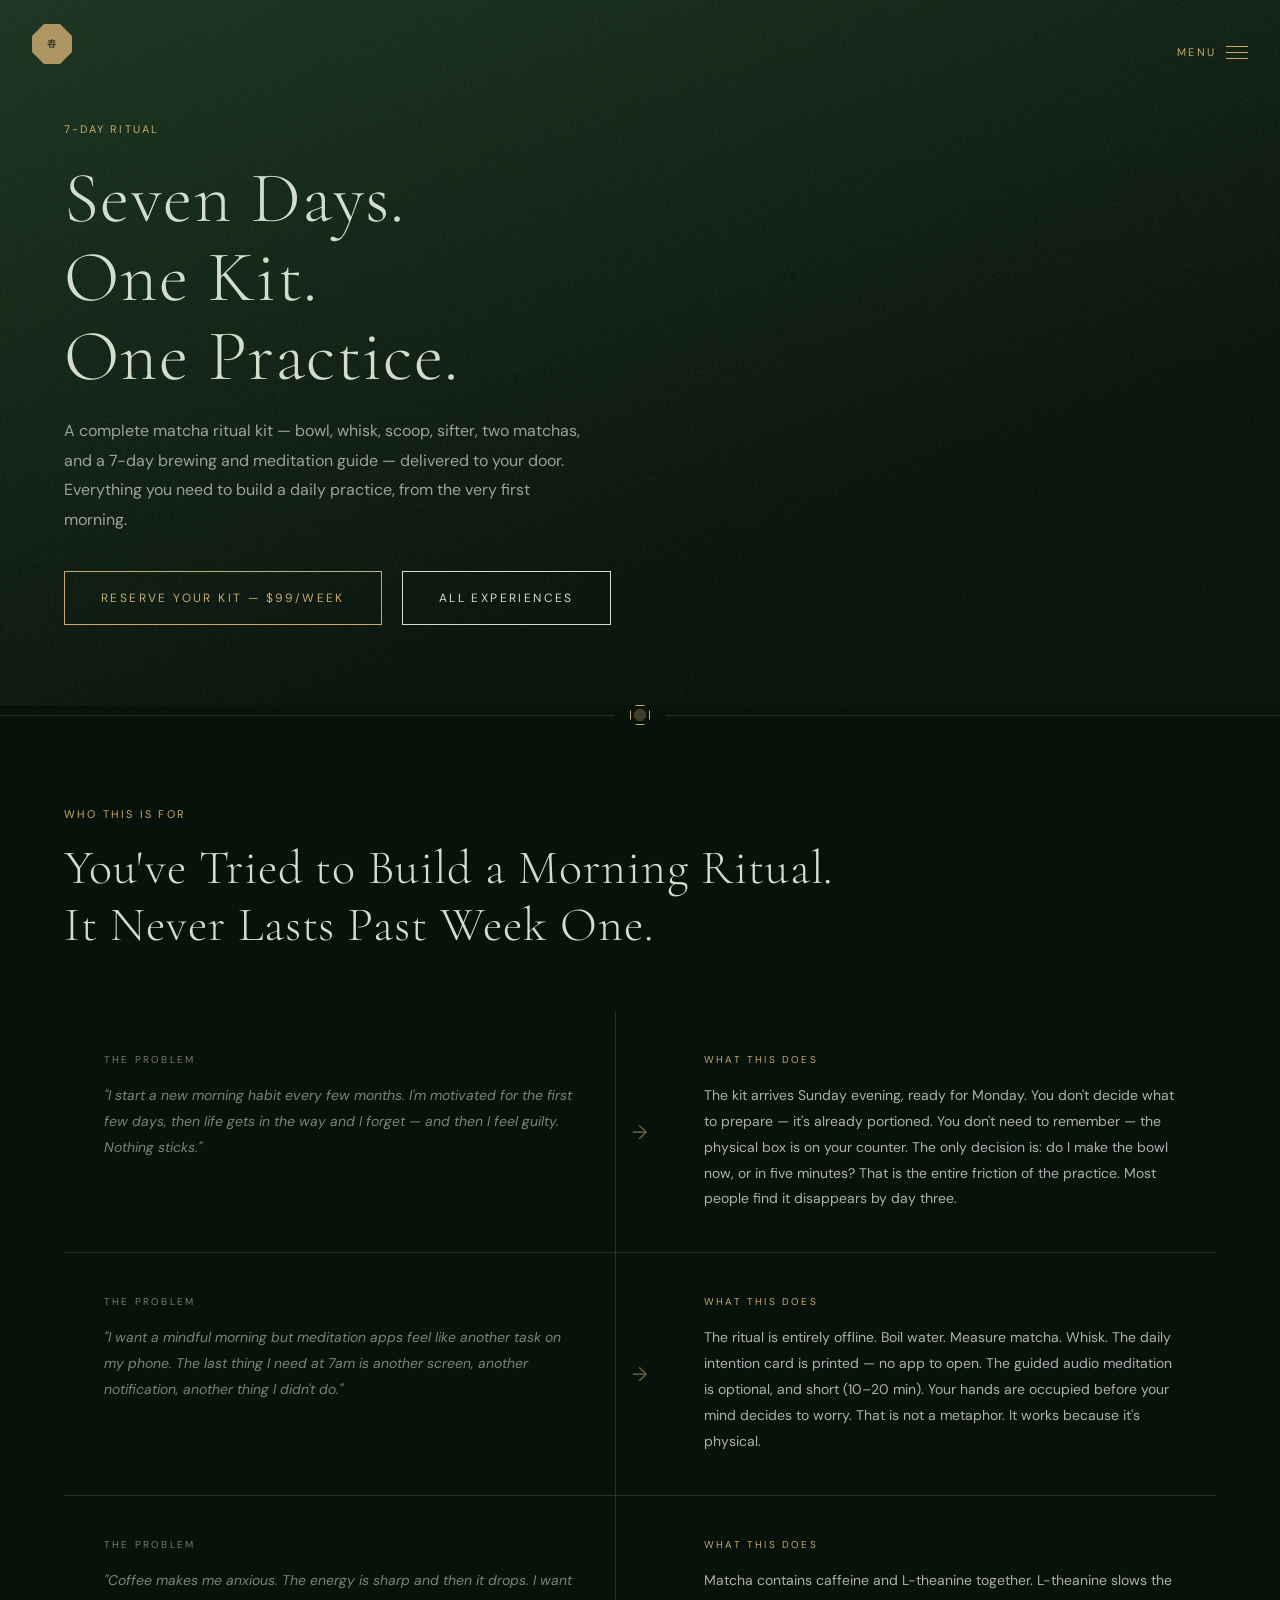
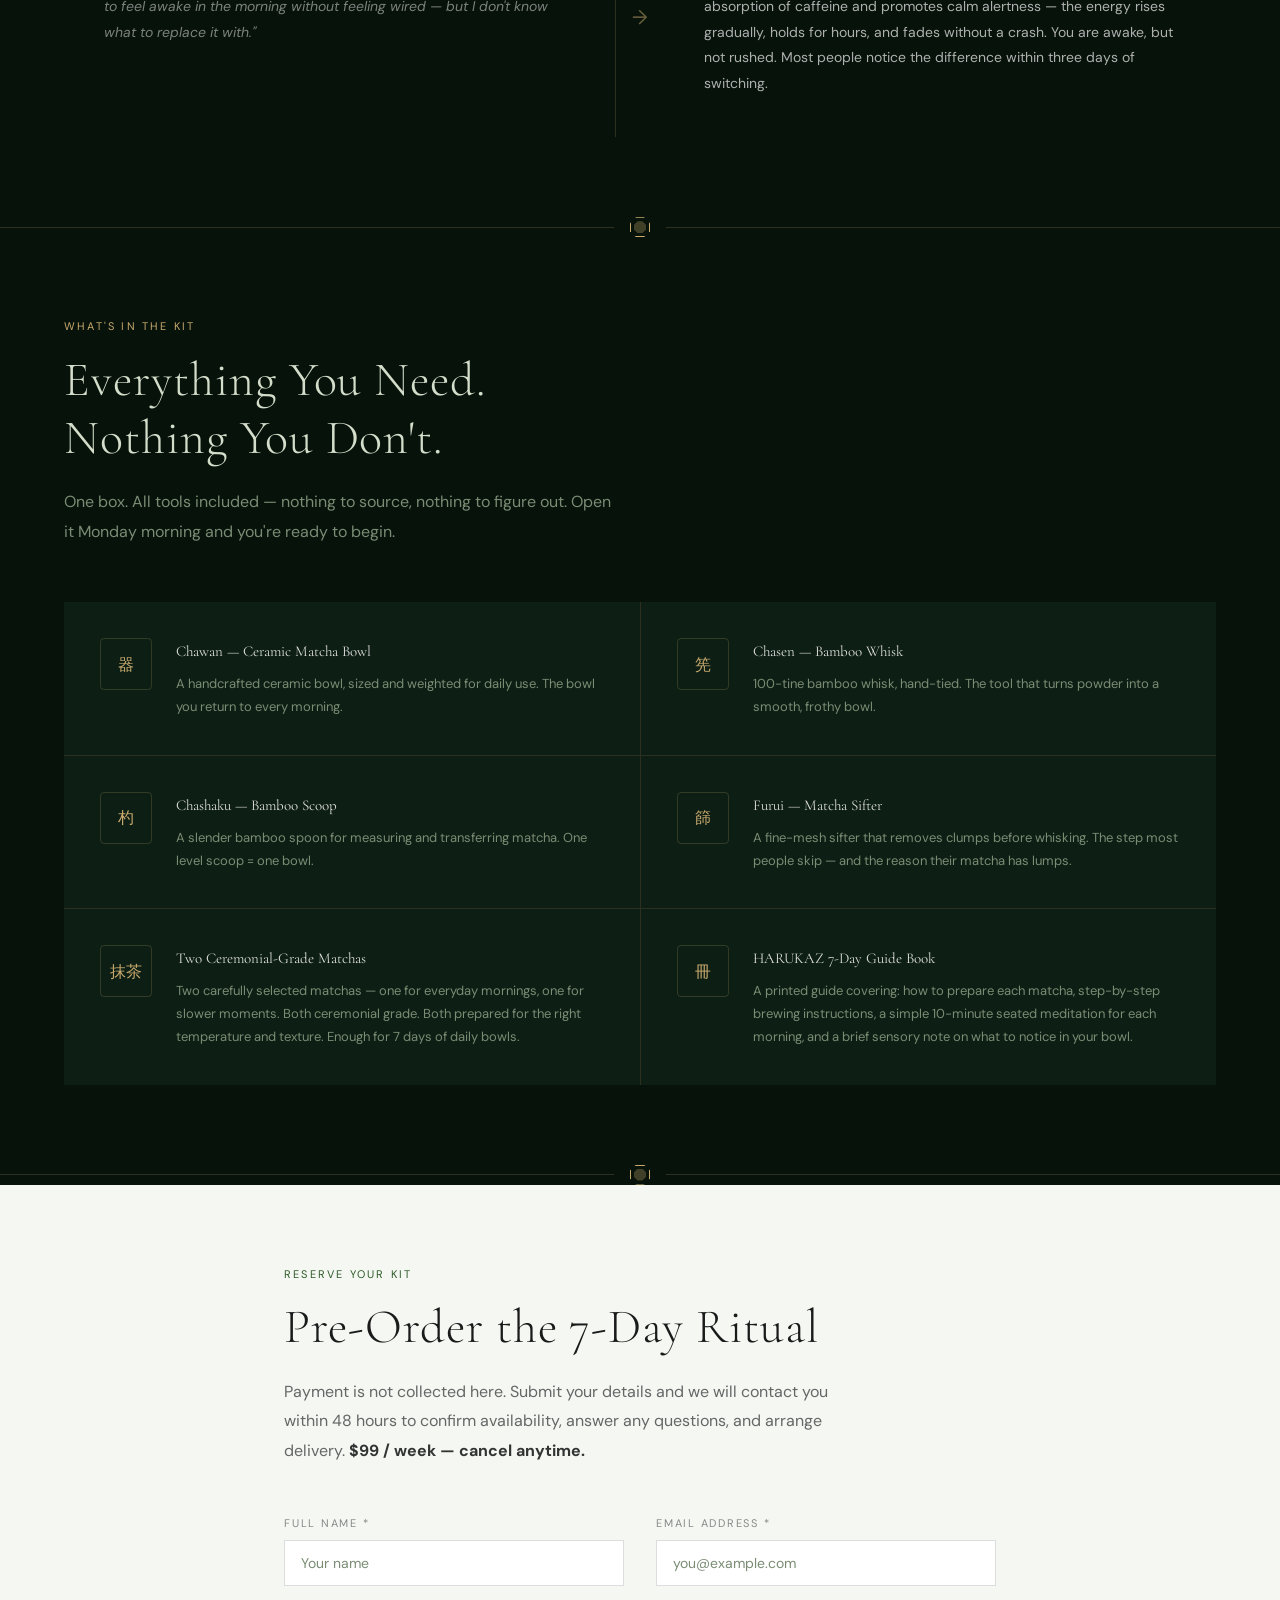
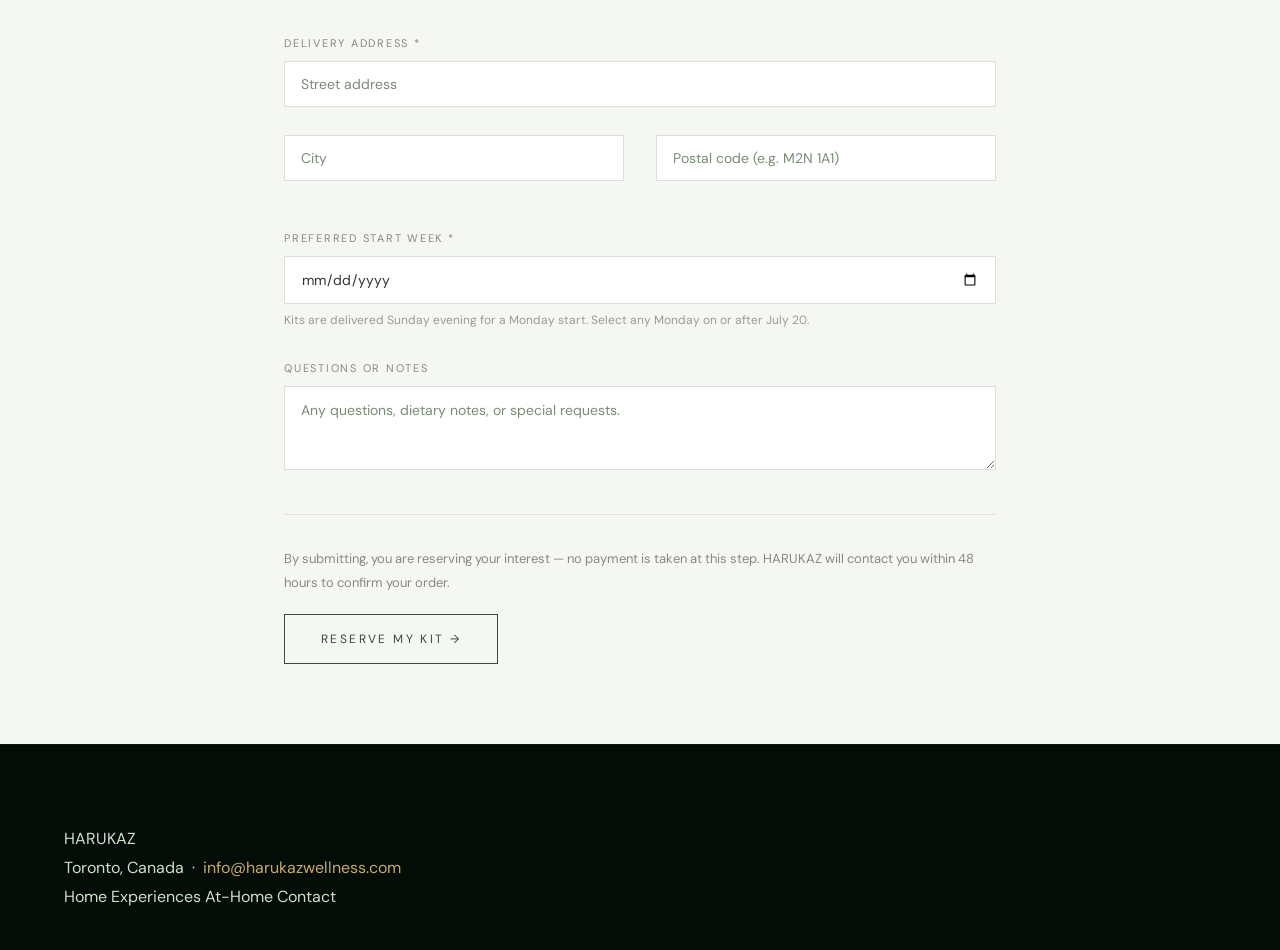
<file: 7-day.html>
<!DOCTYPE html>
<html lang="en">
<head>
  <meta charset="UTF-8">
  <meta name="viewport" content="width=device-width, initial-scale=1.0">
  <title>7-Day Matcha Ritual — HARUKAZ</title>
  <meta name="description" content="Seven days. Seven single-origin matchas. A daily ritual kit delivered to your door — with intention cards and guided meditation. $99/week.">
  <link rel="icon" type="image/png" href="assets/Harukaz.png">
  <link rel="stylesheet" href="style.css">
  <style>
    /* ── PAIN POINT SECTION ── */
    .pain-grid {
      display: grid;
      grid-template-columns: repeat(3, 1fr);
      gap: 1px;
      background: var(--border);
      margin-bottom: 64px;
    }
    .pain-card {
      background: var(--card-1);
      padding: 40px 32px;
    }
    .pain-card__icon { font-size: 22px; margin-bottom: 16px; display: block; opacity: 0.7; }
    .pain-card__q { font-family: var(--font-display); font-size: 17px; color: #ddd; margin-bottom: 10px; line-height: 1.45; }
    .pain-card__a { font-size: 13px; color: var(--text-muted); line-height: 1.75; }

    /* ── WEEKLY FLOW (days) ── */
    .week-flow {
      display: grid;
      grid-template-columns: repeat(7, 1fr);
      gap: 1px;
      background: var(--border);
      margin: 48px 0;
    }
    .day-card {
      background: var(--card-1);
      padding: 28px 18px;
      text-align: center;
    }
    .day-card__num {
      font-family: var(--font-display); font-size: 28px; font-weight: 300;
      color: var(--gold); display: block; margin-bottom: 8px;
    }
    .day-card__name { font-size: 10px; letter-spacing: 0.18em; text-transform: uppercase; color: var(--text-muted); margin-bottom: 12px; display: block; }
    .day-card__origin { font-family: var(--font-display); font-size: 13px; color: #ccc; margin-bottom: 6px; }
    .day-card__note { font-size: 11px; color: var(--text-muted); line-height: 1.6; }

    /* ── INCLUDES ── */
    .includes-list {
      list-style: none;
      display: grid; grid-template-columns: 1fr 1fr; gap: 0;
    }
    .includes-list li {
      padding: 20px 0; border-bottom: 1px solid var(--border);
      display: flex; gap: 16px; align-items: baseline;
      font-size: 14px; color: rgba(204,204,204,0.8);
    }
    .includes-list li::before { content: '—'; color: var(--gold); flex-shrink: 0; }

    /* ── PRICE BOX ── */
    .price-box {
      border: 1px solid var(--border);
      padding: 56px 64px;
      display: flex; gap: 64px; align-items: center;
    }
    .price-box__num {
      font-family: var(--font-display); font-size: 72px; font-weight: 300;
      color: #fff; line-height: 1; white-space: nowrap;
    }
    .price-box__num span { font-size: 32px; vertical-align: top; margin-top: 10px; display: inline-block; }
    .price-box__per { font-size: 13px; color: var(--text-muted); margin-top: 8px; }
    .price-box__detail { flex: 1; }
    .price-box__detail p { color: rgba(204,204,204,0.8); line-height: 1.85; margin-bottom: 28px; }

    @media (max-width: 1024px) {
      .week-flow { grid-template-columns: repeat(4, 1fr); }
    }
    @media (max-width: 900px) {
      .pain-grid { grid-template-columns: 1fr; }
      .includes-list { grid-template-columns: 1fr; }
      .price-box { flex-direction: column; gap: 32px; padding: 40px 28px; }
    }
    @media (max-width: 600px) {
      .week-flow { grid-template-columns: repeat(2, 1fr); }
    }
  </style>
</head>
<body>

<!-- Nav -->
<nav id="nav-persistent">
  <a href="index.html" class="nav-logo-mark" aria-label="HARUKAZ Home">
    <div class="logo-placeholder" aria-hidden="true">春</div>
  </a>
  <button id="nav-toggle" class="nav-toggle" aria-label="Toggle navigation">
    <span class="toggle-text">MENU</span>
    <span class="hamburger" aria-hidden="true"><span></span><span></span><span></span></span>
  </button>
</nav>
<div id="nav-overlay" role="dialog" aria-modal="true">
  <div class="nav-overlay__logo" aria-hidden="true"><img src="assets/Harukaz.png" alt="HARUKAZ"></div>
  <ul class="nav-overlay__links">
    <li><a href="index.html">HOME</a></li>
    <li><a href="services.html">EXPERIENCES</a></li>
    <li><a href="corporate.html">CORPORATE</a></li>
    <li><a href="tea.html">TEA LIBRARY</a></li>
    <li><a href="book.html">BOOK</a></li>
    <li><a href="about.html">ABOUT</a></li>
    <li><a href="contact.html">CONTACT</a></li>
    <li><a href="home-visit.html">AT-HOME</a></li>
  </ul>
</div>

<!-- Hero -->
<header class="page-hero" style="min-height:56vh;">
  <div class="container">
    <div class="label reveal">7-DAY RITUAL</div>
    <h1 class="reveal reveal-delay-1">Seven Days.<br>One Kit.<br>One Practice.</h1>
    <p style="max-width:520px;color:rgba(204,204,204,0.75);margin-top:20px;line-height:1.85;" class="reveal reveal-delay-2">
      A complete matcha ritual kit — bowl, whisk, scoop, sifter, two matchas, and a 7-day brewing and meditation guide — delivered to your door. Everything you need to build a daily practice, from the very first morning.
    </p>
    <div style="margin-top:36px;" class="reveal reveal-delay-2">
      <a href="#reserve" class="btn btn--gold" style="margin-right:16px;">Reserve Your Kit — $99/week</a>
      <a href="services.html" class="btn btn--ghost">All Experiences</a>
    </div>
  </div>
</header>

<div class="divider"><div class="divider__line"></div><div class="divider__octagon"></div><div class="divider__line"></div></div>

<!-- Pain Points & Solutions -->
<section class="section section--dark" style="padding:80px 0;">
  <div class="container">
    <div class="section-header reveal" style="margin-bottom:56px;">
      <div class="label">WHO THIS IS FOR</div>
      <h2>You've Tried to Build a Morning Ritual.<br>It Never Lasts Past Week One.</h2>
    </div>

    <div class="ps-grid reveal">

      <div class="ps-block">
        <div class="ps-problem">
          <p class="ps-tag">The Problem</p>
          <p class="ps-text">"I start a new morning habit every few months. I'm motivated for the first few days, then life gets in the way and I forget — and then I feel guilty. Nothing sticks."</p>
        </div>
        <div class="ps-arrow">→</div>
        <div class="ps-solution">
          <p class="ps-tag">What This Does</p>
          <p class="ps-text">The kit arrives Sunday evening, ready for Monday. You don't decide what to prepare — it's already portioned. You don't need to remember — the physical box is on your counter. The only decision is: do I make the bowl now, or in five minutes? That is the entire friction of the practice. Most people find it disappears by day three.</p>
        </div>
      </div>

      <div class="ps-block">
        <div class="ps-problem">
          <p class="ps-tag">The Problem</p>
          <p class="ps-text">"I want a mindful morning but meditation apps feel like another task on my phone. The last thing I need at 7am is another screen, another notification, another thing I didn't do."</p>
        </div>
        <div class="ps-arrow">→</div>
        <div class="ps-solution">
          <p class="ps-tag">What This Does</p>
          <p class="ps-text">The ritual is entirely offline. Boil water. Measure matcha. Whisk. The daily intention card is printed — no app to open. The guided audio meditation is optional, and short (10–20 min). Your hands are occupied before your mind decides to worry. That is not a metaphor. It works because it's physical.</p>
        </div>
      </div>

      <div class="ps-block">
        <div class="ps-problem">
          <p class="ps-tag">The Problem</p>
          <p class="ps-text">"Coffee makes me anxious. The energy is sharp and then it drops. I want to feel awake in the morning without feeling wired — but I don't know what to replace it with."</p>
        </div>
        <div class="ps-arrow">→</div>
        <div class="ps-solution">
          <p class="ps-tag">What This Does</p>
          <p class="ps-text">Matcha contains caffeine and L-theanine together. L-theanine slows the absorption of caffeine and promotes calm alertness — the energy rises gradually, holds for hours, and fades without a crash. You are awake, but not rushed. Most people notice the difference within three days of switching.</p>
        </div>
      </div>

    </div>
  </div>
</section>

<style>
.ps-grid { display: flex; flex-direction: column; gap: 1px; background: var(--border); }
.ps-block {
  display: grid; grid-template-columns: 1fr 48px 1fr;
  background: var(--bg-dark);
}
.ps-problem, .ps-solution { padding: 40px 40px; }
.ps-problem { border-right: 1px solid var(--border); }
.ps-arrow {
  display: flex; align-items: center; justify-content: center;
  font-size: 20px; color: var(--gold); opacity: 0.5;
}
.ps-tag {
  font-size: 10px; letter-spacing: 0.22em; text-transform: uppercase; margin-bottom: 14px;
}
.ps-problem .ps-tag { color: #777; }
.ps-solution .ps-tag { color: var(--gold); }
.ps-text { font-size: 14px; line-height: 1.85; }
.ps-problem .ps-text { color: rgba(204,204,204,0.6); font-style: italic; }
.ps-solution .ps-text { color: rgba(204,204,204,0.85); }
@media (max-width: 768px) {
  .ps-block { grid-template-columns: 1fr; }
  .ps-arrow { transform: rotate(90deg); height: 40px; }
  .ps-problem { border-right: none; border-bottom: 1px solid var(--border); }
}
</style>

<div class="divider"><div class="divider__line"></div><div class="divider__octagon"></div><div class="divider__line"></div></div>

<!-- What's included -->
<section class="section section--dark" style="padding:80px 0;">
  <div class="container">
    <div class="section-header reveal" style="margin-bottom:56px;">
      <div class="label">WHAT'S IN THE KIT</div>
      <h2>Everything You Need.<br>Nothing You Don't.</h2>
      <p style="max-width:560px;color:var(--text-muted);margin-top:16px;line-height:1.85;">One box. All tools included — nothing to source, nothing to figure out. Open it Monday morning and you're ready to begin.</p>
    </div>

    <div class="kit-grid reveal">
      <div class="kit-item">
        <div class="kit-item__img">器</div>
        <div>
          <p class="kit-item__name">Chawan — Ceramic Matcha Bowl</p>
          <p class="kit-item__desc">A handcrafted ceramic bowl, sized and weighted for daily use. The bowl you return to every morning.</p>
        </div>
      </div>
      <div class="kit-item">
        <div class="kit-item__img">筅</div>
        <div>
          <p class="kit-item__name">Chasen — Bamboo Whisk</p>
          <p class="kit-item__desc">100-tine bamboo whisk, hand-tied. The tool that turns powder into a smooth, frothy bowl.</p>
        </div>
      </div>
      <div class="kit-item">
        <div class="kit-item__img">杓</div>
        <div>
          <p class="kit-item__name">Chashaku — Bamboo Scoop</p>
          <p class="kit-item__desc">A slender bamboo spoon for measuring and transferring matcha. One level scoop = one bowl.</p>
        </div>
      </div>
      <div class="kit-item">
        <div class="kit-item__img">篩</div>
        <div>
          <p class="kit-item__name">Furui — Matcha Sifter</p>
          <p class="kit-item__desc">A fine-mesh sifter that removes clumps before whisking. The step most people skip — and the reason their matcha has lumps.</p>
        </div>
      </div>
      <div class="kit-item">
        <div class="kit-item__img">抹茶</div>
        <div>
          <p class="kit-item__name">Two Ceremonial-Grade Matchas</p>
          <p class="kit-item__desc">Two carefully selected matchas — one for everyday mornings, one for slower moments. Both ceremonial grade. Both prepared for the right temperature and texture. Enough for 7 days of daily bowls.</p>
        </div>
      </div>
      <div class="kit-item">
        <div class="kit-item__img">冊</div>
        <div>
          <p class="kit-item__name">HARUKAZ 7-Day Guide Book</p>
          <p class="kit-item__desc">A printed guide covering: how to prepare each matcha, step-by-step brewing instructions, a simple 10-minute seated meditation for each morning, and a brief sensory note on what to notice in your bowl.</p>
        </div>
      </div>
    </div>
  </div>
</section>

<style>
.kit-grid {
  display: grid; grid-template-columns: 1fr 1fr;
  gap: 1px; background: var(--border);
}
.kit-item {
  background: var(--card-1); padding: 36px 36px;
  display: flex; gap: 24px; align-items: flex-start;
}
.kit-item__img {
  width: 52px; height: 52px; flex-shrink: 0;
  border: 1px solid var(--border); border-radius: 4px;
  display: flex; align-items: center; justify-content: center;
  font-size: 16px; color: var(--gold); letter-spacing: 0;
  font-family: serif;
}
.kit-item__name {
  font-family: var(--font-display); font-size: 15px; color: #ddd;
  margin-bottom: 8px;
}
.kit-item__desc { font-size: 13px; color: var(--text-muted); line-height: 1.75; }
@media (max-width: 768px) { .kit-grid { grid-template-columns: 1fr; } }
</style>

<div class="divider"><div class="divider__line"></div><div class="divider__octagon"></div><div class="divider__line"></div></div>

<!-- Pre-order / Reservation -->
<section class="section section--light" style="padding:80px 0;" id="reserve">
  <div class="container" style="max-width:760px;">

    <div class="section-header reveal" style="margin-bottom:48px;">
      <div class="label">RESERVE YOUR KIT</div>
      <h2>Pre-Order the 7-Day Ritual</h2>
      <p style="color:#666;margin-top:16px;line-height:1.85;max-width:560px;">
        Payment is not collected here. Submit your details and we will contact you within 48 hours to confirm availability, answer any questions, and arrange delivery. <strong style="color:#333;">$99 / week — cancel anytime.</strong>
      </p>
    </div>

    <!-- Reservation form -->
    <form id="preorder-form" action="https://formspree.io/f/mbdvyqgz" method="POST" class="reveal">
      <input type="hidden" name="service" value="7-Day Matcha Ritual Kit — Pre-order">

      <div style="display:grid;grid-template-columns:1fr 1fr;gap:20px 32px;">
        <div class="form-group">
          <label class="form-label" for="po-name">Full Name *</label>
          <input class="form-input" type="text" id="po-name" name="name" required placeholder="Your name">
        </div>
        <div class="form-group">
          <label class="form-label" for="po-email">Email Address *</label>
          <input class="form-input" type="email" id="po-email" name="email" required placeholder="you@example.com">
        </div>
      </div>

      <div class="form-group" style="margin-top:20px;">
        <label class="form-label" for="po-address">Delivery Address *</label>
        <input class="form-input" type="text" id="po-address" name="address_street" required placeholder="Street address">
      </div>
      <div style="display:grid;grid-template-columns:1fr 1fr;gap:20px 32px;margin-top:12px;">
        <div class="form-group">
          <input class="form-input" type="text" name="address_city" required placeholder="City">
        </div>
        <div class="form-group">
          <input class="form-input" type="text" name="address_postal" required placeholder="Postal code (e.g. M2N 1A1)">
        </div>
      </div>

      <div class="form-group" style="margin-top:20px;">
        <label class="form-label" for="po-week">Preferred Start Week *</label>
        <input class="form-input" type="date" id="po-week" name="preferred_start_date" required
               min="2026-07-20"
               style="color:#333;">
        <p style="font-size:12px;color:#999;margin-top:6px;">Kits are delivered Sunday evening for a Monday start. Select any Monday on or after July 20.</p>
      </div>

      <div class="form-group" style="margin-top:20px;">
        <label class="form-label" for="po-message">Questions or Notes</label>
        <textarea class="form-input" id="po-message" name="message" rows="3"
                  style="resize:vertical;font-family:inherit;font-size:14px;padding:14px 16px;"
                  placeholder="Any questions, dietary notes, or special requests."></textarea>
      </div>

      <div style="margin-top:36px;border-top:1px solid #e5e0d8;padding-top:32px;">
        <p style="font-size:13px;color:#888;margin-bottom:20px;">
          By submitting, you are reserving your interest — no payment is taken at this step. HARUKAZ will contact you within 48 hours to confirm your order.
        </p>
        <button type="submit" id="po-submit" class="btn btn--dark">Reserve My Kit →</button>
      </div>
    </form>

    <!-- Confirmation -->
    <div id="preorder-confirm" style="display:none;text-align:center;padding:56px 0;">
      <div style="font-size:32px;margin-bottom:24px;">◎</div>
      <h3 style="font-family:var(--font-display);font-size:28px;font-weight:300;color:#333;margin-bottom:16px;">Reservation Received.</h3>
      <p style="color:#666;line-height:1.85;max-width:480px;margin:0 auto;">
        Thank you. We will review your order and be in touch within 48 hours to confirm delivery details and arrange payment. Check your inbox — including your spam folder.
      </p>
      <p style="margin-top:24px;font-size:13px;color:#999;">
        Questions in the meantime? <a href="mailto:info@harukazwellness.com" style="color:var(--matcha);">info@harukazwellness.com</a>
      </p>
    </div>

  </div>
</section>

<style>
.form-label { display:block;font-size:11px;letter-spacing:0.16em;text-transform:uppercase;color:#888;margin-bottom:8px; }
.form-input {
  width:100%;box-sizing:border-box;
  background:#fff;border:1px solid #ddd;
  padding:13px 16px;font-size:14px;font-family:inherit;color:#333;
  outline:none;transition:border-color 0.2s;
}
.form-input:focus { border-color:#8B7355; }
@media (max-width:640px) {
  #preorder-form > div[style*="grid-template-columns:1fr 1fr"] { grid-template-columns:1fr!important; }
}
</style>

<script>
document.getElementById('preorder-form').addEventListener('submit', async function(e) {
  e.preventDefault();
  const btn = document.getElementById('po-submit');
  btn.textContent = 'Sending…';
  btn.disabled = true;
  try {
    const res = await fetch(this.action, {
      method: 'POST',
      body: new FormData(this),
      headers: { 'Accept': 'application/json' }
    });
    if (res.ok) {
      document.getElementById('preorder-form').style.display = 'none';
      document.getElementById('preorder-confirm').style.display = 'block';
    } else {
      btn.textContent = 'Error — please email us directly';
      btn.disabled = false;
    }
  } catch {
    btn.textContent = 'Error — please email us directly';
    btn.disabled = false;
  }
});
</script>

<!-- Footer -->
<footer class="footer">
  <div class="container">
    <div class="footer__inner">
      <p class="footer__brand">HARUKAZ</p>
      <p>Toronto, Canada &nbsp;·&nbsp; <a href="mailto:info@harukazwellness.com" style="color:var(--gold);">info@harukazwellness.com</a></p>
      <nav class="footer__links">
        <a href="index.html">Home</a>
        <a href="services.html">Experiences</a>
        <a href="home-visit.html">At-Home</a>
        <a href="contact.html">Contact</a>
      </nav>
    </div>
  </div>
</footer>

<script src="main.js"></script>
</body>
</html>
</file>
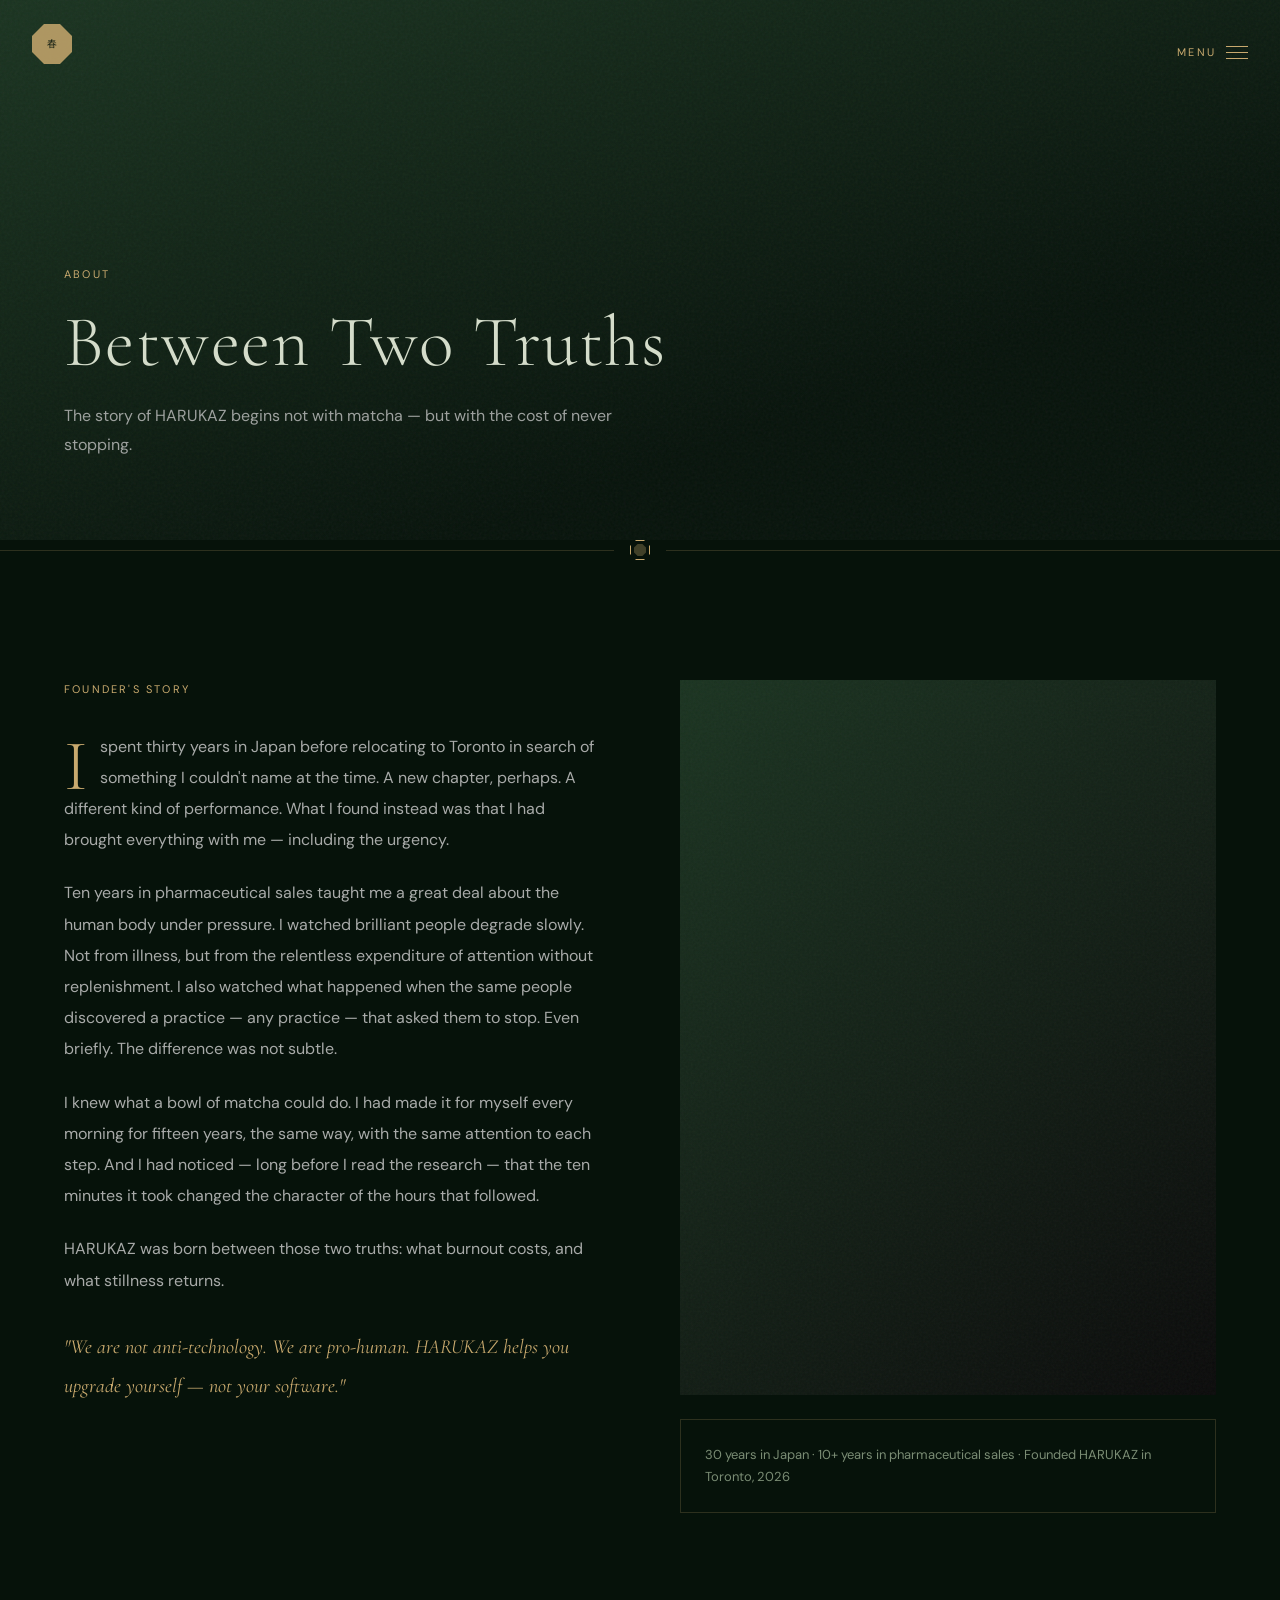
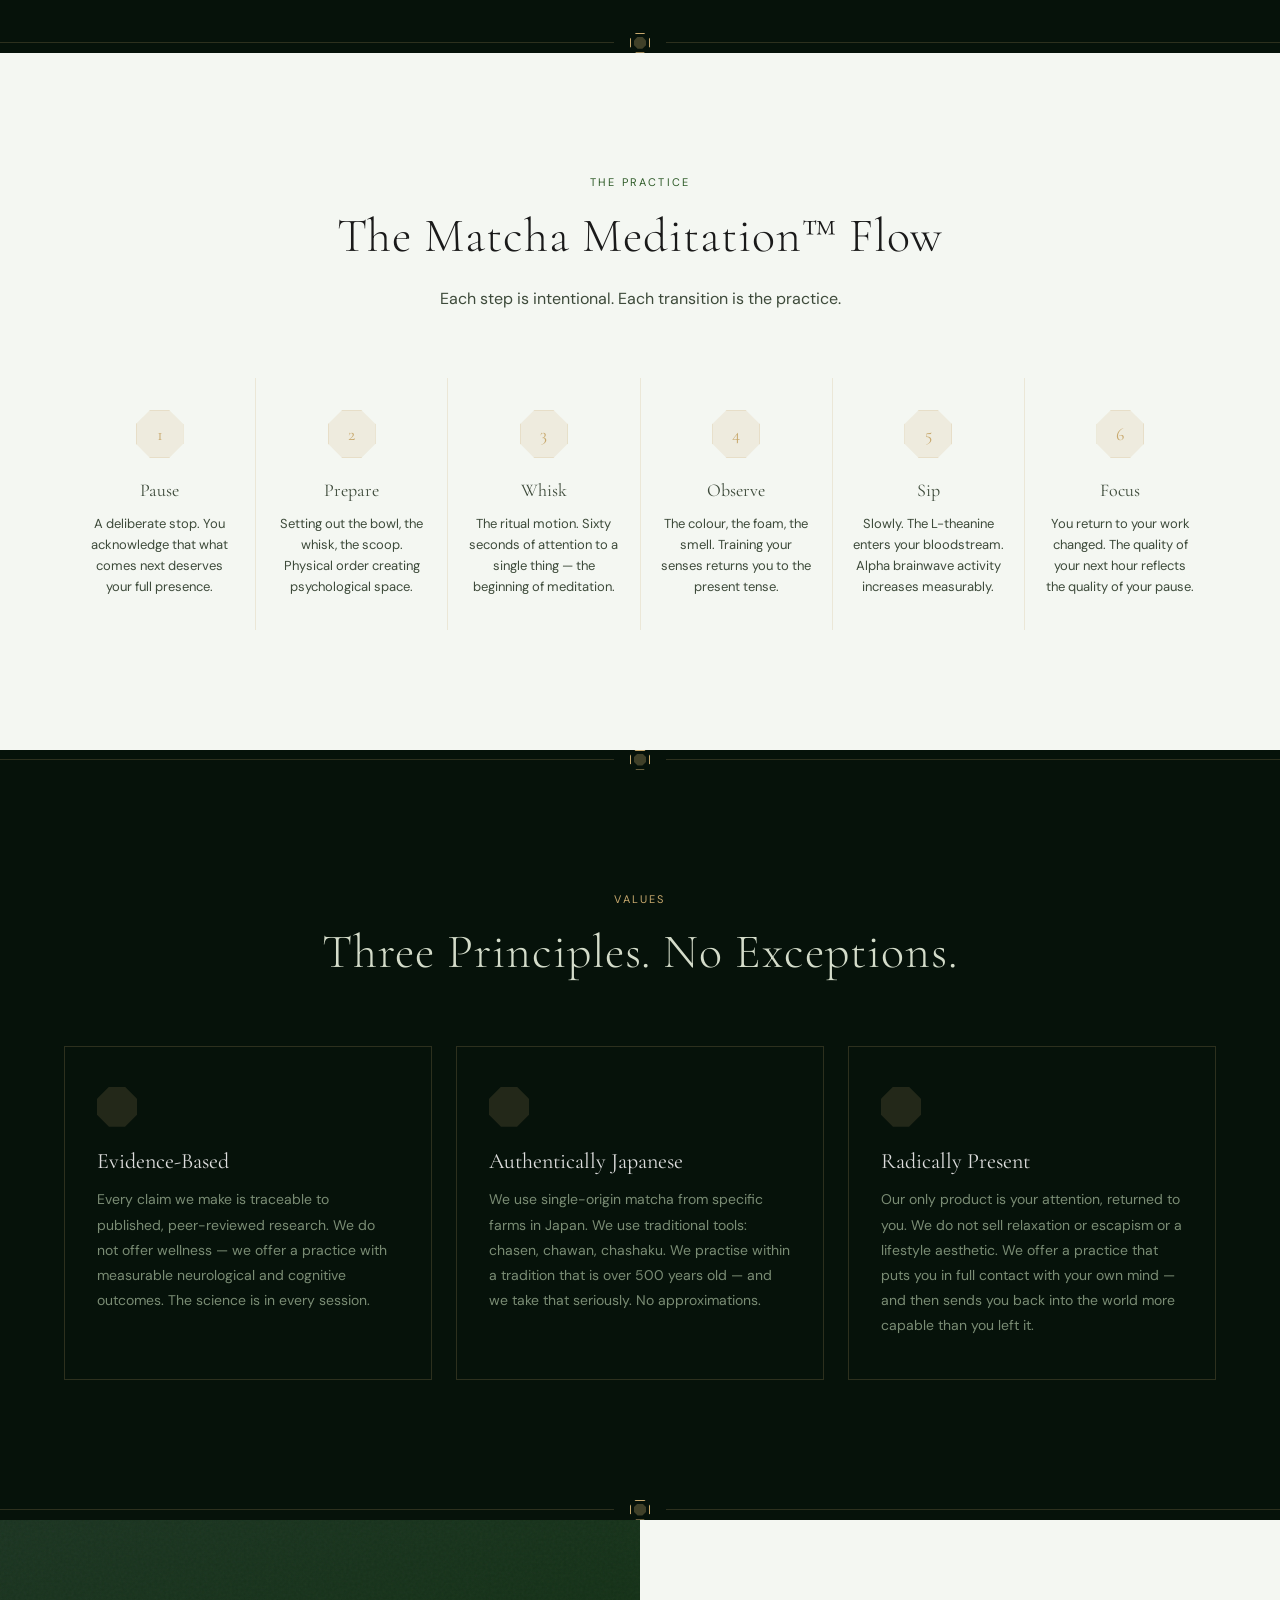
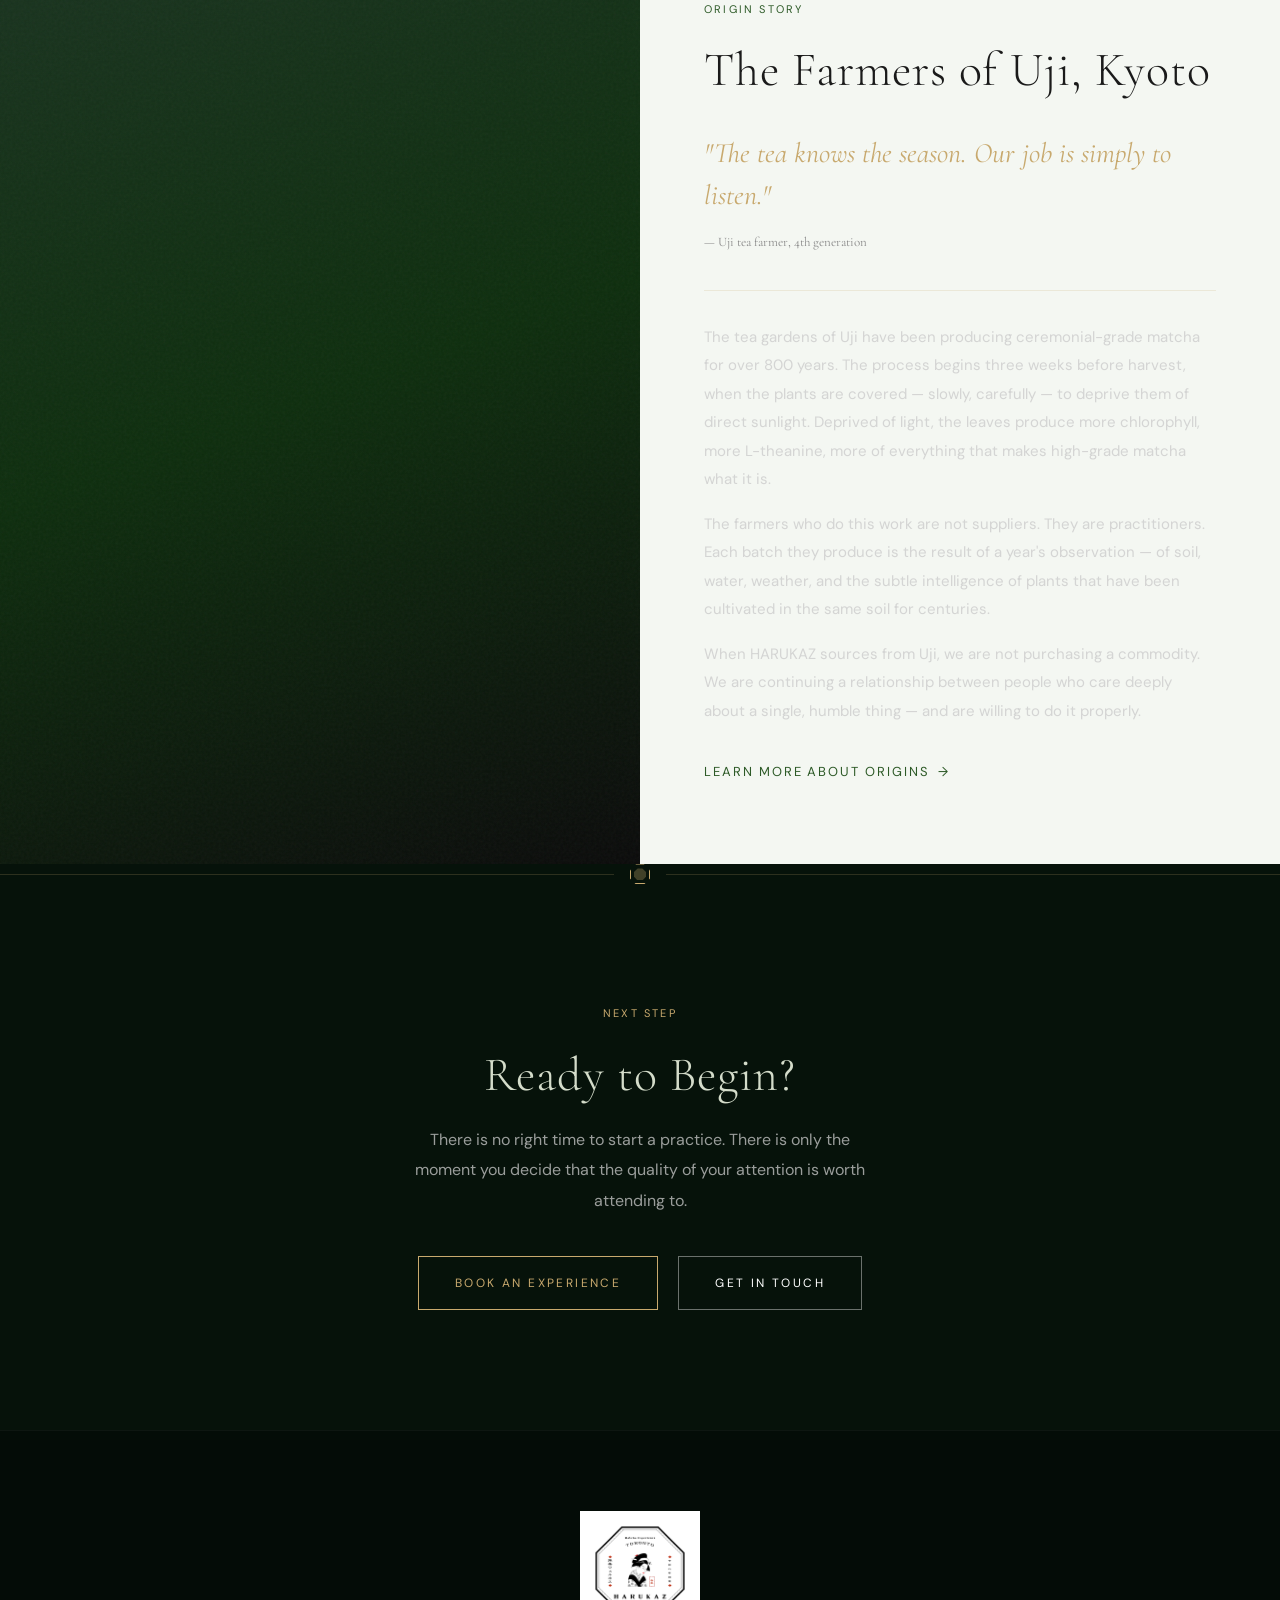
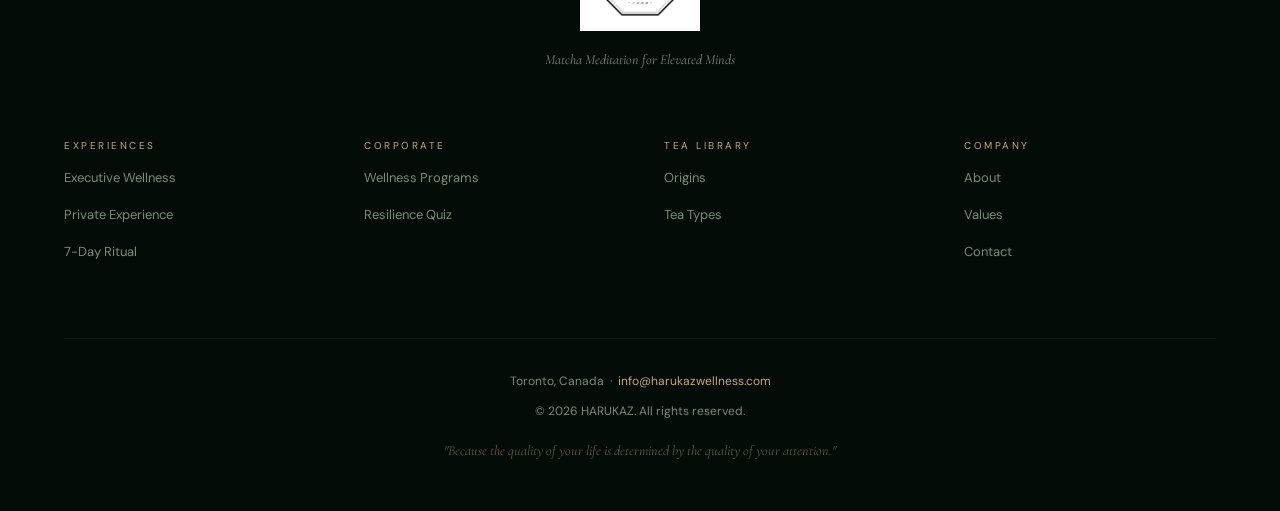
<file: about.html>
<!DOCTYPE html>
<html lang="en">
<head>
  <meta charset="UTF-8">
  <meta name="viewport" content="width=device-width, initial-scale=1.0">
  <title>About — HARUKAZ</title>
  <meta name="description" content="The story behind HARUKAZ — born between pharmaceutical burnout and a bowl of matcha.">
  <link rel="icon" type="image/png" href="assets/Harukaz.png">
  <link rel="stylesheet" href="style.css">
  <style>
    .story-layout {
      display: grid;
      grid-template-columns: 1fr 1fr;
      gap: 80px;
      align-items: start;
    }
    .story-text p { color: rgba(204,204,204,0.82); line-height: 1.95; }
    .story-text p + p { margin-top: 22px; }
    .story-text .drop-cap::first-letter {
      font-family: var(--font-display);
      font-size: 72px;
      font-weight: 300;
      float: left;
      line-height: 0.75;
      margin-right: 12px;
      margin-top: 8px;
      color: var(--gold);
    }

    .values-grid { display: grid; grid-template-columns: repeat(3,1fr); gap: 24px; }
    .value-card {
      padding: 40px 32px;
      border: 1px solid var(--border);
      position: relative;
    }
    .value-card::before {
      content: '';
      position: absolute;
      top: 0; left: 0; right: 0;
      height: 2px;
      background: var(--gold);
      transform: scaleX(0);
      transform-origin: left;
      transition: transform 0.5s ease;
    }
    .value-card:hover::before { transform: scaleX(1); }
    .value-card__icon {
      width: 40px; height: 40px;
      clip-path: polygon(30% 0%, 70% 0%, 100% 30%, 100% 70%, 70% 100%, 30% 100%, 0% 70%, 0% 30%);
      background: var(--gold-dim);
      margin-bottom: 20px;
      display: flex; align-items: center; justify-content: center;
    }
    .value-card__title { font-family: var(--font-display); font-size: 22px; color: #ddd; margin-bottom: 12px; }
    .value-card__body { font-size: 14px; color: var(--text-muted); line-height: 1.8; }

    /* Producer story */
    .producer-spread {
      display: grid;
      grid-template-columns: 1fr 1fr;
      gap: 0;
      min-height: 600px;
    }
    .producer-spread__image .img-placeholder { height: 100%; min-height: 500px; }
    .producer-spread__text {
      padding: 80px 64px;
      display: flex;
      flex-direction: column;
      justify-content: center;
    }
    .producer-spread__text blockquote {
      font-family: var(--font-display);
      font-size: clamp(20px, 2.5vw, 28px);
      font-style: italic;
      color: var(--gold);
      line-height: 1.5;
      margin-bottom: 32px;
      padding-bottom: 32px;
      border-bottom: 1px solid var(--border);
    }
    .producer-spread__text p { font-size: 15px; color: rgba(204,204,204,0.8); line-height: 1.9; }
    .producer-spread__text p + p { margin-top: 16px; }

    @media (max-width: 900px) {
      .story-layout { grid-template-columns: 1fr; gap: 40px; }
      .values-grid { grid-template-columns: 1fr; }
      .producer-spread { grid-template-columns: 1fr; }
      .producer-spread__text { padding: 48px 32px; }
    }
  </style>
</head>
<body>

<nav id="nav-persistent">
  <a href="index.html" class="nav-logo-mark" aria-label="HARUKAZ Home">
    <div class="logo-placeholder" aria-hidden="true">春</div>
  </a>
  <button id="nav-toggle" class="nav-toggle" aria-label="Toggle navigation">
    <span class="toggle-text">MENU</span>
    <span class="hamburger" aria-hidden="true"><span></span><span></span><span></span></span>
  </button>
</nav>
<div id="nav-overlay" role="dialog" aria-modal="true">
  <div class="nav-overlay__logo" aria-hidden="true"><img src="assets/Harukaz.png" alt="HARUKAZ"></div>
  <ul class="nav-overlay__links">
    <li><a href="index.html">HOME</a></li>
    <li><a href="services.html">EXPERIENCES</a></li>
    <li><a href="corporate.html">CORPORATE</a></li>
    <li><a href="tea.html">TEA LIBRARY</a></li>
    <li><a href="book.html">BOOK</a></li>
    <li><a href="about.html">ABOUT</a></li>
    <li><a href="contact.html">CONTACT</a></li>
    <li><a href="home-visit.html">AT-HOME</a></li>
  </ul>
</div>

<!-- Hero -->
<header class="page-hero">
  <div class="container">
    <div class="label reveal">ABOUT</div>
    <h1 class="reveal reveal-delay-1">Between Two Truths</h1>
    <p style="max-width:560px;color:rgba(204,204,204,0.75);margin-top:20px;line-height:1.8;" class="reveal reveal-delay-2">The story of HARUKAZ begins not with matcha — but with the cost of never stopping.</p>
  </div>
</header>

<div class="divider"><div class="divider__line"></div><div class="divider__octagon"></div><div class="divider__line"></div></div>

<!-- Brand Story -->
<section class="section section--dark">
  <div class="container">
    <div class="story-layout">
      <div class="story-text reveal">
        <div class="label" style="margin-bottom:32px;">FOUNDER'S STORY</div>
        <p class="drop-cap">I spent thirty years in Japan before relocating to Toronto in search of something I couldn't name at the time. A new chapter, perhaps. A different kind of performance. What I found instead was that I had brought everything with me — including the urgency.</p>
        <p>Ten years in pharmaceutical sales taught me a great deal about the human body under pressure. I watched brilliant people degrade slowly. Not from illness, but from the relentless expenditure of attention without replenishment. I also watched what happened when the same people discovered a practice — any practice — that asked them to stop. Even briefly. The difference was not subtle.</p>
        <p>I knew what a bowl of matcha could do. I had made it for myself every morning for fifteen years, the same way, with the same attention to each step. And I had noticed — long before I read the research — that the ten minutes it took changed the character of the hours that followed.</p>
        <p>HARUKAZ was born between those two truths: what burnout costs, and what stillness returns.</p>
        <p style="margin-top:32px;font-family:var(--font-display);font-size:20px;font-style:italic;color:var(--gold);">"We are not anti-technology. We are pro-human. HARUKAZ helps you upgrade yourself — not your software."</p>
      </div>
      <div class="reveal reveal-delay-2">
        <div class="img-placeholder" style="background:linear-gradient(135deg,#1A3320,#0A0A0A);aspect-ratio:3/4;margin-bottom:24px;"></div>
        <div style="padding:24px;border:1px solid var(--border);">
          <p style="font-size:13px;color:var(--text-muted);line-height:1.7;">30 years in Japan · 10+ years in pharmaceutical sales · Founded HARUKAZ in Toronto, 2026</p>
        </div>
      </div>
    </div>
  </div>
</section>

<div class="divider"><div class="divider__line"></div><div class="divider__octagon"></div><div class="divider__line"></div></div>

<!-- Matcha Meditation Flow -->
<section class="section section--light">
  <div class="container">
    <div class="section-header section-header--centered reveal">
      <div class="label">THE PRACTICE</div>
      <h2>The Matcha Meditation™ Flow</h2>
      <p>Each step is intentional. Each transition is the practice.</p>
    </div>

    <div class="flow-steps reveal">
      <div class="flow-step">
        <div class="flow-step__num">1</div>
        <p class="flow-step__name">Pause</p>
        <p class="flow-step__desc">A deliberate stop. You acknowledge that what comes next deserves your full presence.</p>
      </div>
      <div class="flow-step">
        <div class="flow-step__num">2</div>
        <p class="flow-step__name">Prepare</p>
        <p class="flow-step__desc">Setting out the bowl, the whisk, the scoop. Physical order creating psychological space.</p>
      </div>
      <div class="flow-step">
        <div class="flow-step__num">3</div>
        <p class="flow-step__name">Whisk</p>
        <p class="flow-step__desc">The ritual motion. Sixty seconds of attention to a single thing — the beginning of meditation.</p>
      </div>
      <div class="flow-step">
        <div class="flow-step__num">4</div>
        <p class="flow-step__name">Observe</p>
        <p class="flow-step__desc">The colour, the foam, the smell. Training your senses returns you to the present tense.</p>
      </div>
      <div class="flow-step">
        <div class="flow-step__num">5</div>
        <p class="flow-step__name">Sip</p>
        <p class="flow-step__desc">Slowly. The L-theanine enters your bloodstream. Alpha brainwave activity increases measurably.</p>
      </div>
      <div class="flow-step">
        <div class="flow-step__num">6</div>
        <p class="flow-step__name">Focus</p>
        <p class="flow-step__desc">You return to your work changed. The quality of your next hour reflects the quality of your pause.</p>
      </div>
    </div>
  </div>
</section>

<div class="divider"><div class="divider__line"></div><div class="divider__octagon"></div><div class="divider__line"></div></div>

<!-- Our Values -->
<section id="values" class="section section--dark">
  <div class="container">
    <div class="section-header section-header--centered reveal">
      <div class="label">VALUES</div>
      <h2>Three Principles. No Exceptions.</h2>
    </div>
    <div class="values-grid">
      <div class="value-card reveal">
        <div class="value-card__icon" aria-hidden="true"></div>
        <h3 class="value-card__title">Evidence-Based</h3>
        <p class="value-card__body">Every claim we make is traceable to published, peer-reviewed research. We do not offer wellness — we offer a practice with measurable neurological and cognitive outcomes. The science is in every session.</p>
      </div>
      <div class="value-card reveal reveal-delay-2">
        <div class="value-card__icon" aria-hidden="true"></div>
        <h3 class="value-card__title">Authentically Japanese</h3>
        <p class="value-card__body">We use single-origin matcha from specific farms in Japan. We use traditional tools: chasen, chawan, chashaku. We practise within a tradition that is over 500 years old — and we take that seriously. No approximations.</p>
      </div>
      <div class="value-card reveal reveal-delay-4">
        <div class="value-card__icon" aria-hidden="true"></div>
        <h3 class="value-card__title">Radically Present</h3>
        <p class="value-card__body">Our only product is your attention, returned to you. We do not sell relaxation or escapism or a lifestyle aesthetic. We offer a practice that puts you in full contact with your own mind — and then sends you back into the world more capable than you left it.</p>
      </div>
    </div>
  </div>
</section>

<div class="divider"><div class="divider__line"></div><div class="divider__octagon"></div><div class="divider__line"></div></div>

<!-- Producer Story — Uji Matcha -->
<section class="section section--light" style="padding:0;">
  <div class="producer-spread">
    <div class="producer-spread__image">
      <div class="img-placeholder" style="background:linear-gradient(160deg,#1A3320,#0D2D0D,#0A0A0A);height:100%;min-height:500px;"></div>
    </div>
    <div class="producer-spread__text reveal">
      <div class="label" style="margin-bottom:24px;">ORIGIN STORY</div>
      <h2 style="margin-bottom:32px;color:#1A1A1A;">The Farmers of Uji, Kyoto</h2>
      <blockquote>"The tea knows the season. Our job is simply to listen."<br><span style="font-size:13px;font-style:normal;color:#888;">— Uji tea farmer, 4th generation</span></blockquote>
      <p>The tea gardens of Uji have been producing ceremonial-grade matcha for over 800 years. The process begins three weeks before harvest, when the plants are covered — slowly, carefully — to deprive them of direct sunlight. Deprived of light, the leaves produce more chlorophyll, more L-theanine, more of everything that makes high-grade matcha what it is.</p>
      <p>The farmers who do this work are not suppliers. They are practitioners. Each batch they produce is the result of a year's observation — of soil, water, weather, and the subtle intelligence of plants that have been cultivated in the same soil for centuries.</p>
      <p>When HARUKAZ sources from Uji, we are not purchasing a commodity. We are continuing a relationship between people who care deeply about a single, humble thing — and are willing to do it properly.</p>
      <div style="margin-top:32px;">
        <a href="tea.html" class="text-link">Learn more about origins</a>
      </div>
    </div>
  </div>
</section>

<div class="divider"><div class="divider__line"></div><div class="divider__octagon"></div><div class="divider__line"></div></div>

<!-- Closing CTA -->
<section class="section section--dark" style="text-align:center;">
  <div class="container container--narrow reveal">
    <div class="label" style="justify-content:center;margin-bottom:24px;">NEXT STEP</div>
    <h2 style="margin-bottom:20px;">Ready to Begin?</h2>
    <p style="color:rgba(204,204,204,0.75);max-width:480px;margin:0 auto 40px;line-height:1.9;">There is no right time to start a practice. There is only the moment you decide that the quality of your attention is worth attending to.</p>
    <div style="display:flex;gap:20px;justify-content:center;flex-wrap:wrap;">
      <a href="book.html" class="btn btn--gold">Book an Experience</a>
      <a href="contact.html" class="btn btn--white">Get in Touch</a>
    </div>
  </div>
</section>

<!-- Footer -->
<footer>
  <div class="container">
    <div style="text-align:center;margin-bottom:8px;"><div class="footer-logo"><img src="assets/Harukaz.png" alt="HARUKAZ"></div></div>
    <p class="footer-tagline">Matcha Meditation for Elevated Minds</p>
    <div class="footer-grid">
      <div class="footer-col"><p class="footer-col__heading">EXPERIENCES</p><ul><li><a href="services.html#executive">Executive Wellness</a></li><li><a href="services.html#private">Private Experience</a></li><li><a href="services.html#ritual">7-Day Ritual</a></li></ul></div>
      <div class="footer-col"><p class="footer-col__heading">CORPORATE</p><ul><li><a href="corporate.html">Wellness Programs</a></li><li><a href="corporate.html#quiz">Resilience Quiz</a></li></ul></div>
      <div class="footer-col"><p class="footer-col__heading">TEA LIBRARY</p><ul><li><a href="tea.html">Origins</a></li><li><a href="tea.html">Tea Types</a></li></ul></div>
      <div class="footer-col"><p class="footer-col__heading">COMPANY</p><ul><li><a href="about.html">About</a></li><li><a href="#values">Values</a></li><li><a href="contact.html">Contact</a></li></ul></div>
    </div>
    <div class="footer-bottom">
      <p>Toronto, Canada &nbsp;·&nbsp; <a href="mailto:info@harukazwellness.com" style="color:var(--gold);">info@harukazwellness.com</a></p>
      <p>© 2026 HARUKAZ. All rights reserved.</p>
      <p class="quote">"Because the quality of your life is determined by the quality of your attention."</p>
    </div>
  </div>
</footer>

<script src="main.js"></script>
</body>
</html>
</file>
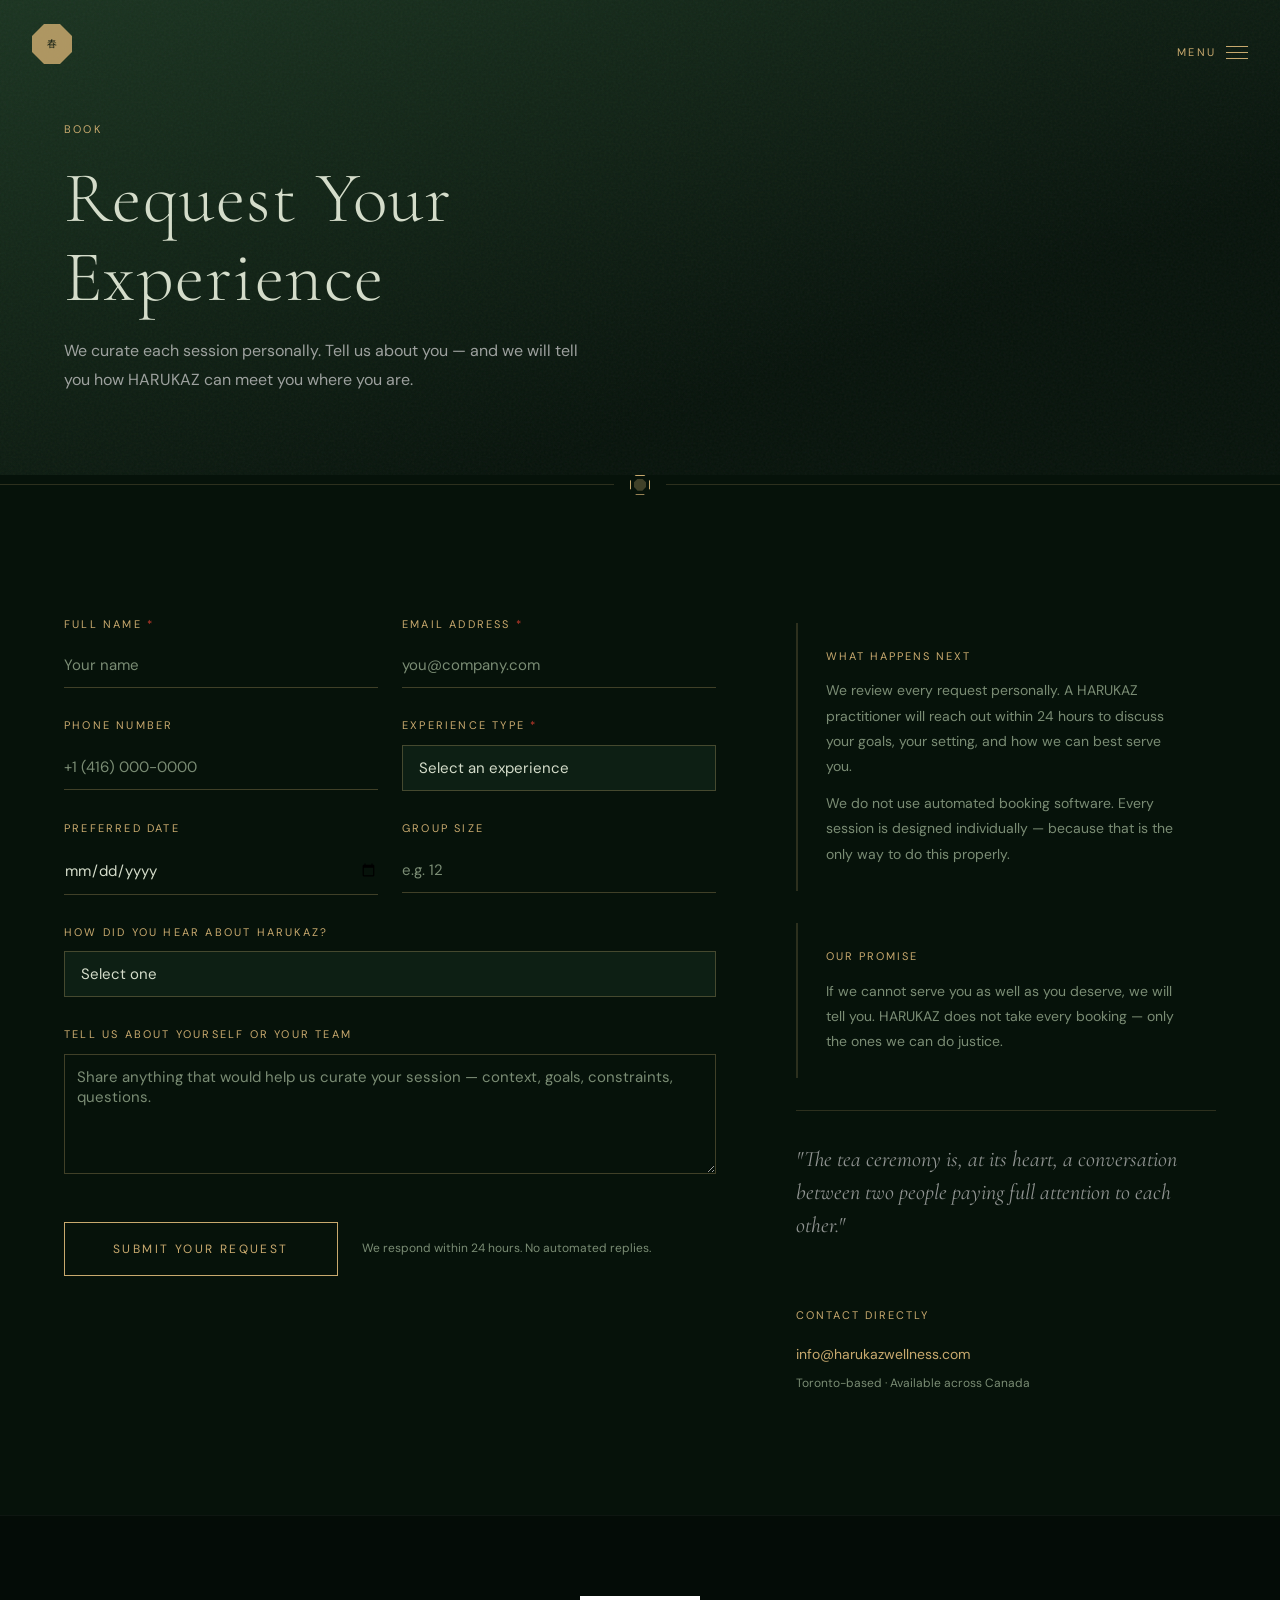
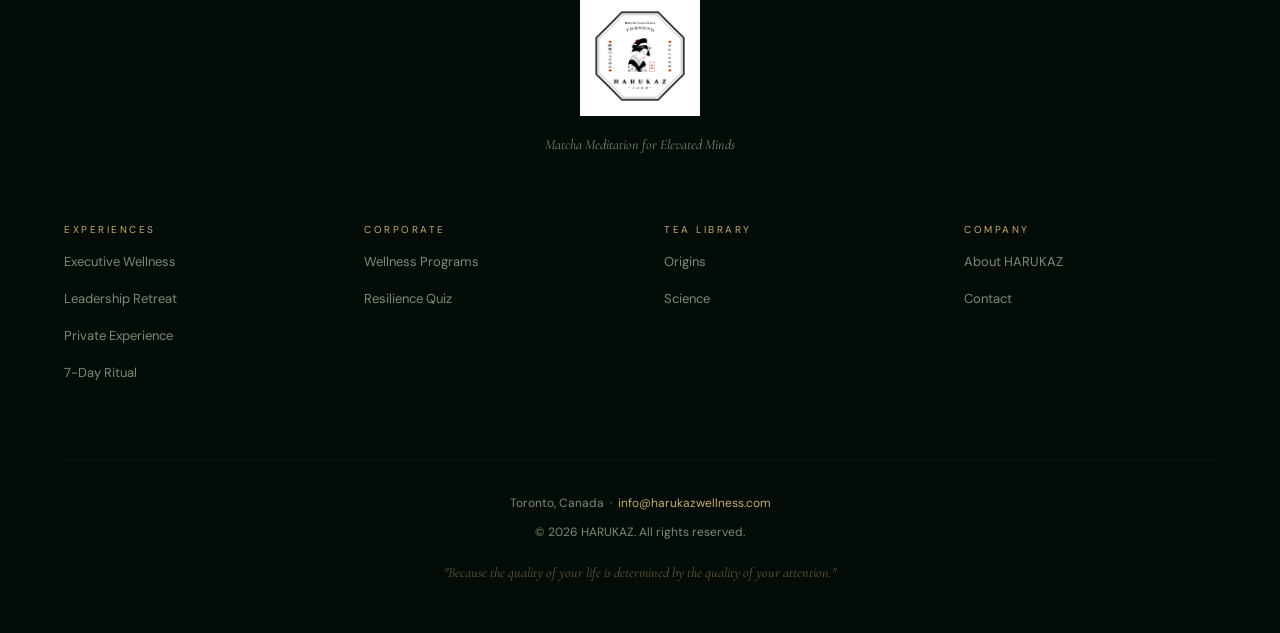
<file: book.html>
<!DOCTYPE html>
<html lang="en">
<head>
  <meta charset="UTF-8">
  <meta name="viewport" content="width=device-width, initial-scale=1.0">
  <title>Book — HARUKAZ</title>
  <meta name="description" content="Request a HARUKAZ matcha meditation experience. We curate each session personally.">
  <link rel="icon" type="image/png" href="assets/Harukaz.png">
  <link rel="stylesheet" href="style.css">
  <style>
    .book-layout {
      display: grid;
      grid-template-columns: 1fr 420px;
      gap: 80px;
      align-items: start;
    }
    .book-aside {
      padding-top: 8px;
    }
    .book-aside__note {
      border-left: 2px solid var(--border);
      padding: 24px 28px;
      margin-bottom: 32px;
    }
    .book-aside__note p {
      font-size: 14px;
      color: var(--text-muted);
      line-height: 1.8;
    }
    .book-aside__note p + p { margin-top: 12px; }
    .book-aside__quote {
      font-family: var(--font-display);
      font-size: 22px;
      font-style: italic;
      color: rgba(204,204,204,0.7);
      line-height: 1.5;
      padding: 32px 0;
      border-top: 1px solid var(--border);
    }
    .form-row { display: grid; grid-template-columns: 1fr 1fr; gap: 24px; }
    .form-submit {
      margin-top: 40px;
      display: flex;
      align-items: center;
      gap: 24px;
    }
    .form-submit .btn { padding: 18px 48px; }
    .form-submit .note { font-size: 12px; color: var(--text-muted); }

    @media (max-width: 1024px) {
      .book-layout { grid-template-columns: 1fr; gap: 48px; }
      .book-aside { order: -1; }
    }
    @media (max-width: 768px) {
      .form-row { grid-template-columns: 1fr; }
    }
  </style>
</head>
<body>

<!-- Nav -->
<nav id="nav-persistent">
  <a href="index.html" class="nav-logo-mark" aria-label="HARUKAZ Home">
    <div class="logo-placeholder" aria-hidden="true">春</div>
  </a>
  <button id="nav-toggle" class="nav-toggle" aria-label="Toggle navigation">
    <span class="toggle-text">MENU</span>
    <span class="hamburger" aria-hidden="true"><span></span><span></span><span></span></span>
  </button>
</nav>
<div id="nav-overlay" role="dialog" aria-modal="true">
  <div class="nav-overlay__logo" aria-hidden="true"><img src="assets/Harukaz.png" alt="HARUKAZ"></div>
  <ul class="nav-overlay__links">
    <li><a href="index.html">HOME</a></li>
    <li><a href="services.html">EXPERIENCES</a></li>
    <li><a href="corporate.html">CORPORATE</a></li>
    <li><a href="tea.html">TEA LIBRARY</a></li>
    <li><a href="book.html">BOOK</a></li>
    <li><a href="about.html">ABOUT</a></li>
    <li><a href="contact.html">CONTACT</a></li>
    <li><a href="home-visit.html">AT-HOME</a></li>
  </ul>
</div>

<!-- Page Hero -->
<header class="page-hero" style="min-height:50vh;">
  <div class="container">
    <div class="label reveal">BOOK</div>
    <h1 class="reveal reveal-delay-1">Request Your Experience</h1>
    <p style="max-width:520px;color:rgba(204,204,204,0.75);margin-top:20px;line-height:1.8;" class="reveal reveal-delay-2">We curate each session personally. Tell us about you — and we will tell you how HARUKAZ can meet you where you are.</p>
  </div>
</header>

<div class="divider"><div class="divider__line"></div><div class="divider__octagon"></div><div class="divider__line"></div></div>

<!-- Form Section -->
<section class="section section--dark">
  <div class="container">
    <div class="book-layout">

      <!-- Form -->
      <div class="reveal">
        <form id="book-form" action="https://formspree.io/f/mbdvyqgz" method="POST" novalidate>

          <div class="form-row">
            <div class="form-group">
              <label class="form-label" for="name">Full Name <span style="color:var(--red);">*</span></label>
              <input class="form-input" type="text" id="name" name="name" placeholder="Your name" required autocomplete="name">
            </div>
            <div class="form-group">
              <label class="form-label" for="email">Email Address <span style="color:var(--red);">*</span></label>
              <input class="form-input" type="email" id="email" name="email" placeholder="you@company.com" required autocomplete="email">
            </div>
          </div>

          <div class="form-row">
            <div class="form-group">
              <label class="form-label" for="phone">Phone Number</label>
              <input class="form-input" type="tel" id="phone" name="phone" placeholder="+1 (416) 000-0000" autocomplete="tel">
            </div>
            <div class="form-group">
              <label class="form-label" for="service-select">Experience Type <span style="color:var(--red);">*</span></label>
              <select class="form-select" id="service-select" name="service" required>
                <option value="" disabled selected>Select an experience</option>
                <option value="executive">Corporate Executive Wellness</option>
                <option value="leadership">Leadership &amp; Team Building</option>
                <option value="private">Private Matcha Experience</option>
                <option value="subscription">7-Day Matcha Ritual (Subscription)</option>
                <option value="tasting">At-Home Tasting Experience</option>
                <option value="pairing">Matcha &amp; Cuisine Pairing</option>
              </select>
            </div>
          </div>

          <div class="form-row">
            <div class="form-group">
              <label class="form-label" for="date">Preferred Date</label>
              <input class="form-input" type="date" id="date" name="preferred_date">
            </div>
            <div class="form-group" id="group-size-row">
              <label class="form-label" for="group-size">Group Size</label>
              <input class="form-input" type="number" id="group-size" name="group_size" placeholder="e.g. 12" min="1" max="200">
            </div>
          </div>

          <div class="form-group">
            <label class="form-label" for="referral">How did you hear about HARUKAZ?</label>
            <select class="form-select" id="referral" name="referral">
              <option value="" disabled selected>Select one</option>
              <option value="linkedin">LinkedIn</option>
              <option value="instagram">Instagram</option>
              <option value="referral">Personal Referral</option>
              <option value="google">Google Search</option>
              <option value="other">Other</option>
            </select>
          </div>

          <div class="form-group">
            <label class="form-label" for="message">Tell us about yourself or your team</label>
            <textarea class="form-textarea" id="message" name="message" placeholder="Share anything that would help us curate your session — context, goals, constraints, questions."></textarea>
          </div>

          <div class="form-submit">
            <button type="submit" class="btn btn--gold">Submit Your Request</button>
            <p class="note">We respond within 24 hours. No automated replies.</p>
          </div>

        </form>
      </div>

      <!-- Aside -->
      <aside class="book-aside reveal reveal-delay-2">
        <div class="book-aside__note">
          <p style="font-size:11px;letter-spacing:0.18em;text-transform:uppercase;color:var(--gold);margin-bottom:12px;">What happens next</p>
          <p>We review every request personally. A HARUKAZ practitioner will reach out within 24 hours to discuss your goals, your setting, and how we can best serve you.</p>
          <p>We do not use automated booking software. Every session is designed individually — because that is the only way to do this properly.</p>
        </div>

        <div class="book-aside__note">
          <p style="font-size:11px;letter-spacing:0.18em;text-transform:uppercase;color:var(--gold);margin-bottom:12px;">Our promise</p>
          <p>If we cannot serve you as well as you deserve, we will tell you. HARUKAZ does not take every booking — only the ones we can do justice.</p>
        </div>

        <blockquote class="book-aside__quote">
          "The tea ceremony is, at its heart, a conversation between two people paying full attention to each other."
        </blockquote>

        <div style="margin-top:32px;">
          <p style="font-size:11px;letter-spacing:0.18em;text-transform:uppercase;color:var(--gold);margin-bottom:16px;">Contact directly</p>
          <p style="font-size:14px;color:var(--text-muted);">
            <a href="mailto:info@harukazwellness.com" style="color:var(--gold);">info@harukazwellness.com</a><br>
            <span style="font-size:12px;display:block;margin-top:6px;">Toronto-based · Available across Canada</span>
          </p>
        </div>
      </aside>

    </div>
  </div>
</section>

<!-- Thank-You Overlay -->
<div id="thankyou-overlay" role="dialog" aria-modal="true" aria-label="Booking confirmation">
  <div class="oct-rings" aria-hidden="true">
    <div class="oct-ring"></div>
    <div class="oct-ring"></div>
    <div class="oct-ring"></div>
    <div class="oct-ring"></div>
  </div>
  <p class="thankyou__main">Thank You.</p>
  <p class="thankyou__jp">We are honoured.</p>
  <p class="thankyou__body">We will craft your experience personally. Expect to hear from us within 24 hours.</p>
</div>

<!-- Footer -->
<footer>
  <div class="container">
    <div style="text-align:center;margin-bottom:8px;">
      <div class="footer-logo"><img src="assets/Harukaz.png" alt="HARUKAZ"></div>
    </div>
    <p class="footer-tagline">Matcha Meditation for Elevated Minds</p>
    <div class="footer-grid">
      <div class="footer-col">
        <p class="footer-col__heading">EXPERIENCES</p>
        <ul>
          <li><a href="services.html#executive">Executive Wellness</a></li>
          <li><a href="services.html#leadership">Leadership Retreat</a></li>
          <li><a href="services.html#private">Private Experience</a></li>
          <li><a href="services.html#ritual">7-Day Ritual</a></li>
        </ul>
      </div>
      <div class="footer-col">
        <p class="footer-col__heading">CORPORATE</p>
        <ul>
          <li><a href="corporate.html">Wellness Programs</a></li>
          <li><a href="corporate.html#quiz">Resilience Quiz</a></li>
        </ul>
      </div>
      <div class="footer-col">
        <p class="footer-col__heading">TEA LIBRARY</p>
        <ul>
          <li><a href="tea.html">Origins</a></li>
          <li><a href="tea.html">Science</a></li>
        </ul>
      </div>
      <div class="footer-col">
        <p class="footer-col__heading">COMPANY</p>
        <ul>
          <li><a href="about.html">About HARUKAZ</a></li>
          <li><a href="contact.html">Contact</a></li>
        </ul>
      </div>
    </div>
    <div class="footer-bottom">
      <p>Toronto, Canada &nbsp;·&nbsp; <a href="mailto:info@harukazwellness.com" style="color:var(--gold);">info@harukazwellness.com</a></p>
      <p>© 2026 HARUKAZ. All rights reserved.</p>
      <p class="quote">"Because the quality of your life is determined by the quality of your attention."</p>
    </div>
  </div>
</footer>

<script src="main.js"></script>
</body>
</html>
</file>
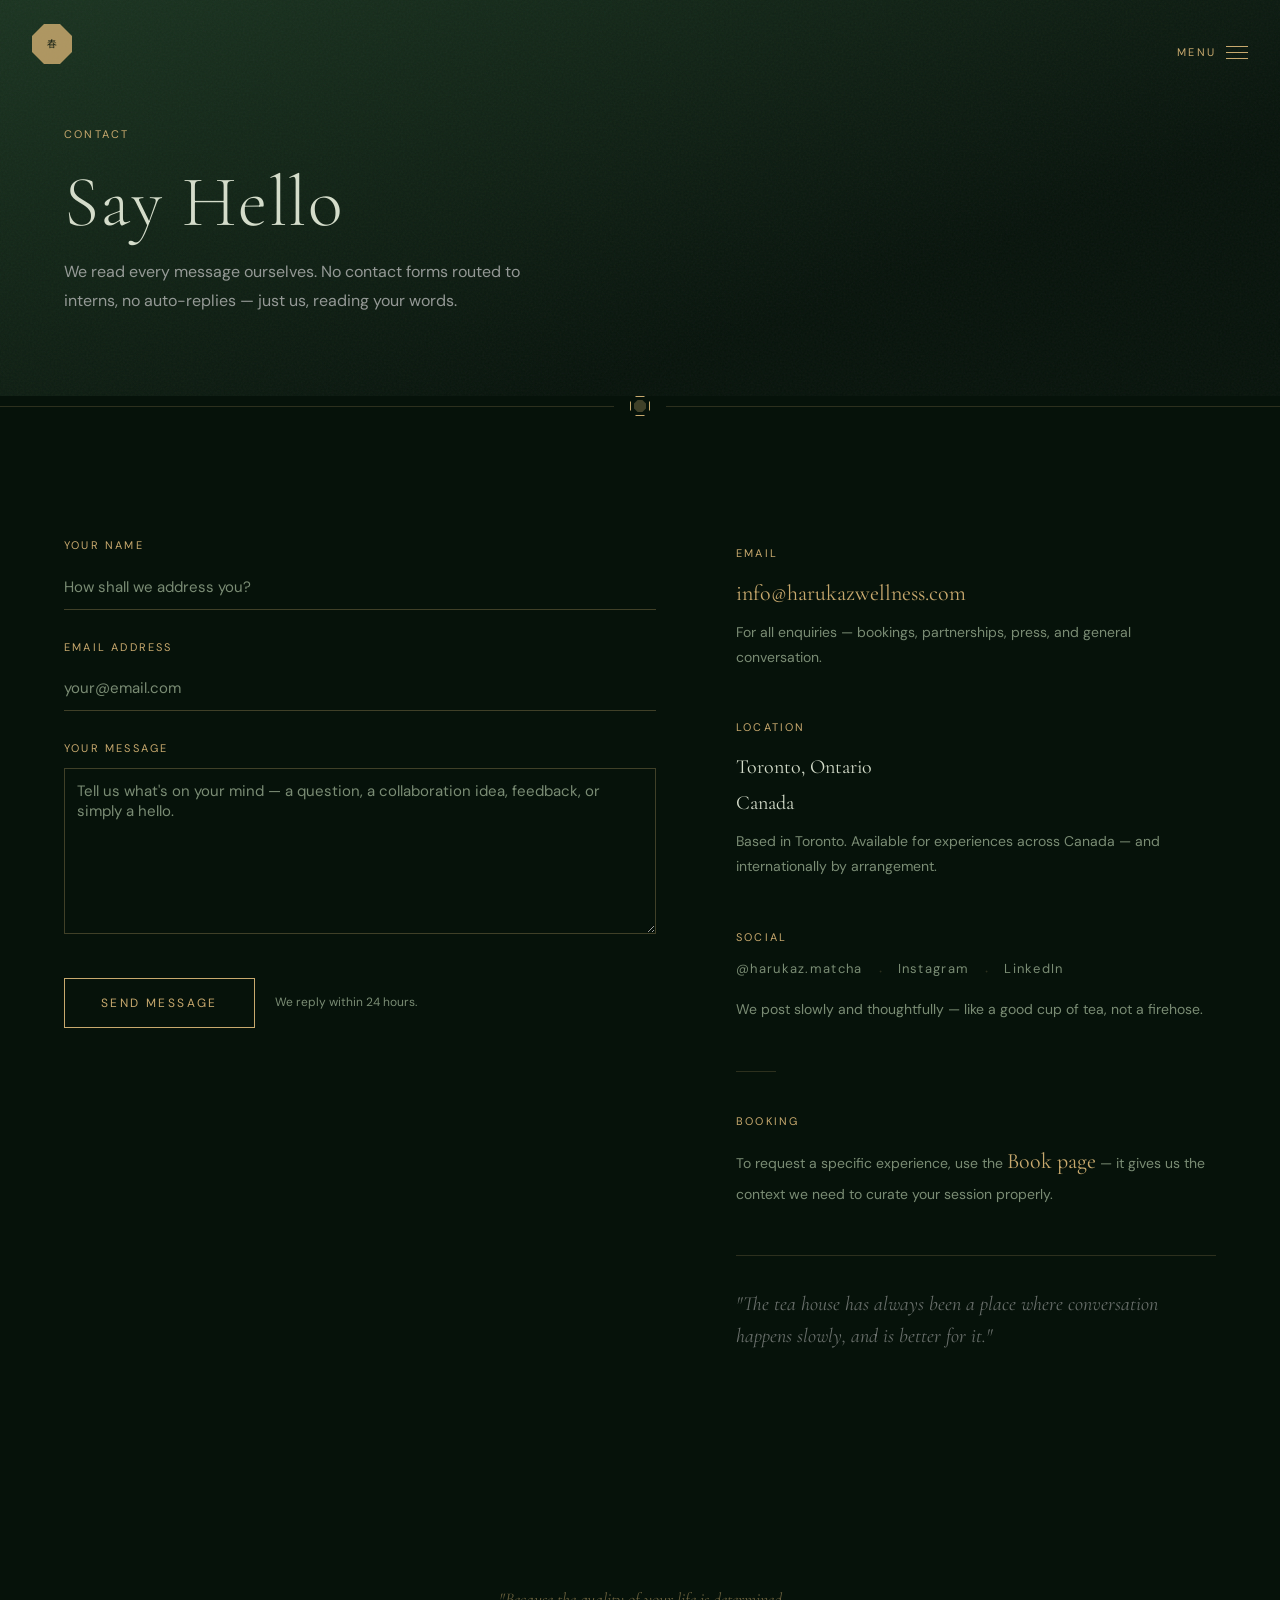
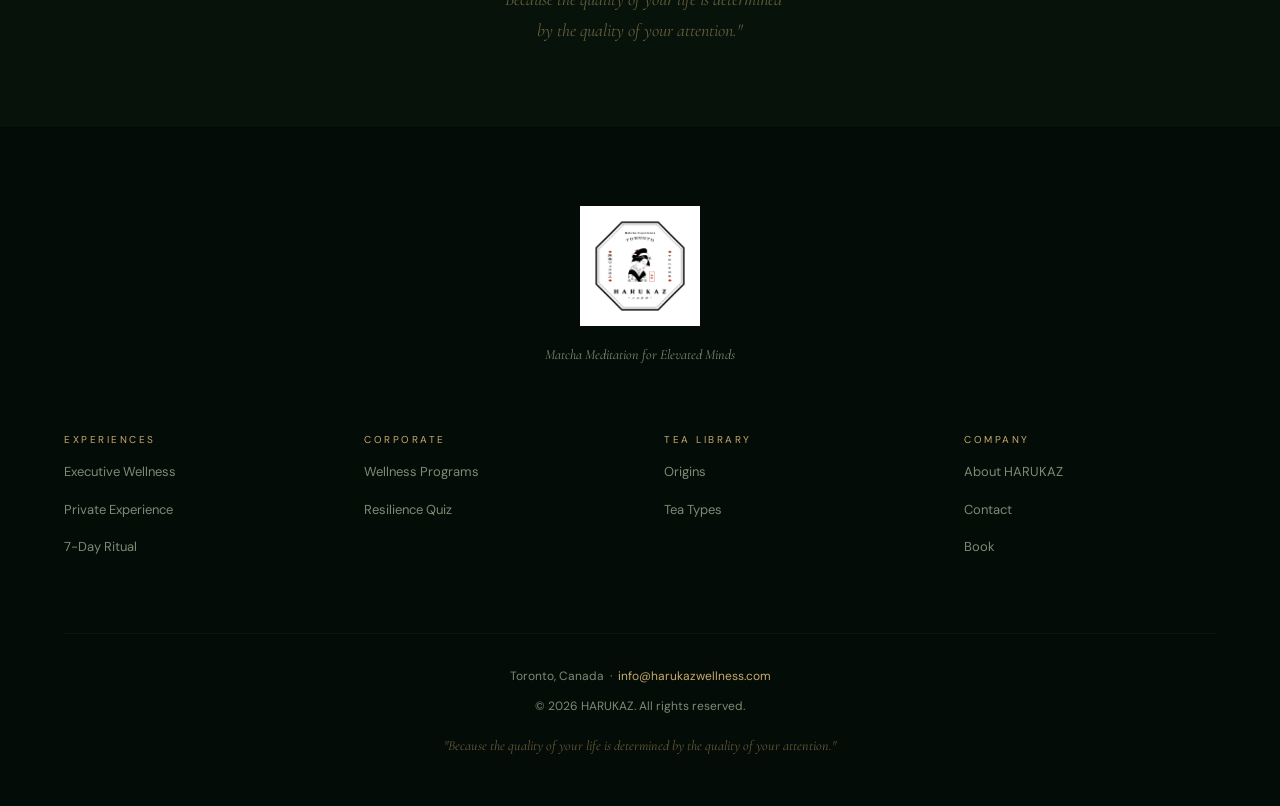
<file: contact.html>
<!DOCTYPE html>
<html lang="en">
<head>
  <meta charset="UTF-8">
  <meta name="viewport" content="width=device-width, initial-scale=1.0">
  <title>Contact — HARUKAZ</title>
  <meta name="description" content="Get in touch with HARUKAZ. Toronto-based, available across Canada.">
  <link rel="icon" type="image/png" href="assets/Harukaz.png">
  <link rel="stylesheet" href="style.css">
  <style>
    .contact-layout {
      display: grid;
      grid-template-columns: 1fr 480px;
      gap: 80px;
      align-items: start;
    }
    .contact-info { padding-top: 8px; }
    .contact-info__item {
      margin-bottom: 48px;
    }
    .contact-info__item .label { margin-bottom: 12px; }
    .contact-info__item a {
      font-family: var(--font-display);
      font-size: 22px;
      color: var(--gold);
      transition: opacity var(--transition-fast);
    }
    .contact-info__item a:hover { opacity: 0.7; }
    .contact-info__item p {
      font-size: 14px;
      color: var(--text-muted);
      line-height: 1.8;
      margin-top: 8px;
    }
    .contact-social {
      display: flex;
      gap: 16px;
      margin-top: 8px;
    }
    .contact-social a {
      font-size: 13px !important;
      letter-spacing: 0.1em;
      color: var(--text-muted) !important;
      transition: color var(--transition-fast) !important;
      font-family: var(--font-body) !important;
    }
    .contact-social a:hover { color: var(--gold) !important; }

    .contact-divider {
      width: 40px; height: 1px;
      background: var(--border);
      margin: 40px 0;
    }

    .contact-quote {
      font-family: var(--font-display);
      font-size: 20px;
      font-style: italic;
      color: rgba(204,204,204,0.5);
      line-height: 1.6;
      padding: 32px 0;
      border-top: 1px solid var(--border);
    }

    .form-submit-row {
      display: flex;
      align-items: center;
      gap: 20px;
      margin-top: 36px;
    }
    .form-submit-row .note {
      font-size: 12px;
      color: var(--text-muted);
    }

    /* Confirmation state */
    .contact-confirm {
      display: none;
      padding: 48px 40px;
      border: 1px solid var(--border);
      text-align: center;
    }
    .contact-confirm.show { display: block; }
    .contact-confirm p:first-child {
      font-family: var(--font-display);
      font-size: 32px;
      color: var(--gold);
      margin-bottom: 12px;
    }
    .contact-confirm p.jp {
      font-family: var(--font-jp);
      font-size: 16px;
      color: var(--text-muted);
      margin-bottom: 16px;
    }

    @media (max-width: 1024px) {
      .contact-layout {
        grid-template-columns: 1fr;
        gap: 56px;
      }
      .contact-info { order: -1; }
    }
  </style>
</head>
<body>

<nav id="nav-persistent">
  <a href="index.html" class="nav-logo-mark" aria-label="HARUKAZ Home">
    <div class="logo-placeholder" aria-hidden="true">春</div>
  </a>
  <button id="nav-toggle" class="nav-toggle" aria-label="Toggle navigation">
    <span class="toggle-text">MENU</span>
    <span class="hamburger" aria-hidden="true"><span></span><span></span><span></span></span>
  </button>
</nav>
<div id="nav-overlay" role="dialog" aria-modal="true">
  <div class="nav-overlay__logo" aria-hidden="true"><img src="assets/Harukaz.png" alt="HARUKAZ"></div>
  <ul class="nav-overlay__links">
    <li><a href="index.html">HOME</a></li>
    <li><a href="services.html">EXPERIENCES</a></li>
    <li><a href="corporate.html">CORPORATE</a></li>
    <li><a href="tea.html">TEA LIBRARY</a></li>
    <li><a href="book.html">BOOK</a></li>
    <li><a href="about.html">ABOUT</a></li>
    <li><a href="contact.html">CONTACT</a></li>
    <li><a href="home-visit.html">AT-HOME</a></li>
  </ul>
</div>

<!-- Page Hero — minimal, quiet -->
<header class="page-hero" style="min-height:44vh;">
  <div class="container">
    <div class="label reveal">CONTACT</div>
    <h1 class="reveal reveal-delay-1">Say Hello</h1>
    <p style="max-width:480px;color:rgba(204,204,204,0.7);margin-top:16px;line-height:1.8;" class="reveal reveal-delay-2">We read every message ourselves. No contact forms routed to interns, no auto-replies — just us, reading your words.</p>
  </div>
</header>

<div class="divider"><div class="divider__line"></div><div class="divider__octagon"></div><div class="divider__line"></div></div>

<!-- Contact Section -->
<section class="section section--dark">
  <div class="container">
    <div class="contact-layout">

      <!-- Form -->
      <div class="reveal">
        <form id="contact-form" action="https://formspree.io/f/mbdvyqgz" method="POST" novalidate>

          <div class="form-group">
            <label class="form-label" for="c-name">Your Name</label>
            <input class="form-input" type="text" id="c-name" name="name" placeholder="How shall we address you?" required autocomplete="name">
          </div>

          <div class="form-group">
            <label class="form-label" for="c-email">Email Address</label>
            <input class="form-input" type="email" id="c-email" name="email" placeholder="your@email.com" required autocomplete="email">
          </div>

          <div class="form-group">
            <label class="form-label" for="c-message">Your Message</label>
            <textarea class="form-textarea" id="c-message" name="message" rows="7" placeholder="Tell us what's on your mind — a question, a collaboration idea, feedback, or simply a hello." required></textarea>
          </div>

          <div class="form-submit-row">
            <button type="submit" class="btn btn--gold">Send Message</button>
            <p class="note">We reply within 24 hours.</p>
          </div>

        </form>

        <div class="contact-confirm" id="contact-confirm">
          <p>Thank you.</p>
          
          <p style="font-size:15px;color:var(--text-muted);">We will be in touch shortly.</p>
        </div>
      </div>

      <!-- Contact Info -->
      <aside class="contact-info reveal reveal-delay-2">

        <div class="contact-info__item">
          <div class="label">EMAIL</div>
          <a href="mailto:info@harukazwellness.com">info@harukazwellness.com</a>
          <p>For all enquiries — bookings, partnerships, press, and general conversation.</p>
        </div>

        <div class="contact-info__item">
          <div class="label">LOCATION</div>
          <p style="font-family:var(--font-display);font-size:20px;color:var(--text-dark);">Toronto, Ontario<br>Canada</p>
          <p>Based in Toronto. Available for experiences across Canada — and internationally by arrangement.</p>
        </div>

        <div class="contact-info__item">
          <div class="label">SOCIAL</div>
          <div class="contact-social">
            <a href="#">@harukaz.matcha</a>
            <span style="color:var(--border);">·</span>
            <a href="#">Instagram</a>
            <span style="color:var(--border);">·</span>
            <a href="#">LinkedIn</a>
          </div>
          <p style="margin-top:12px;">We post slowly and thoughtfully — like a good cup of tea, not a firehose.</p>
        </div>

        <div class="contact-divider"></div>

        <div class="contact-info__item">
          <div class="label" style="margin-bottom:12px;">BOOKING</div>
          <p>To request a specific experience, use the <a href="book.html" style="color:var(--gold);">Book page</a> — it gives us the context we need to curate your session properly.</p>
        </div>

        <blockquote class="contact-quote">
          "The tea house has always been a place where conversation happens slowly, and is better for it."
        </blockquote>

      </aside>

    </div>
  </div>
</section>

<!-- Quiet closing section -->
<section style="padding:80px 0;background:var(--bg-dark);text-align:center;">
  <div class="container container--narrow reveal">
    <p style="font-family:var(--font-display);font-size:18px;font-style:italic;color:rgba(200,169,110,0.5);line-height:1.7;">"Because the quality of your life is determined<br>by the quality of your attention."</p>
  </div>
</section>

<!-- Footer -->
<footer>
  <div class="container">
    <div style="text-align:center;margin-bottom:8px;"><div class="footer-logo"><img src="assets/Harukaz.png" alt="HARUKAZ"></div></div>
    <p class="footer-tagline">Matcha Meditation for Elevated Minds</p>
    <div class="footer-grid">
      <div class="footer-col"><p class="footer-col__heading">EXPERIENCES</p><ul><li><a href="services.html#executive">Executive Wellness</a></li><li><a href="services.html#private">Private Experience</a></li><li><a href="services.html#ritual">7-Day Ritual</a></li></ul></div>
      <div class="footer-col"><p class="footer-col__heading">CORPORATE</p><ul><li><a href="corporate.html">Wellness Programs</a></li><li><a href="corporate.html#quiz">Resilience Quiz</a></li></ul></div>
      <div class="footer-col"><p class="footer-col__heading">TEA LIBRARY</p><ul><li><a href="tea.html">Origins</a></li><li><a href="tea.html">Tea Types</a></li></ul></div>
      <div class="footer-col"><p class="footer-col__heading">COMPANY</p><ul><li><a href="about.html">About HARUKAZ</a></li><li><a href="contact.html">Contact</a></li><li><a href="book.html">Book</a></li></ul></div>
    </div>
    <div class="footer-bottom">
      <p>Toronto, Canada &nbsp;·&nbsp; <a href="mailto:info@harukazwellness.com" style="color:var(--gold);">info@harukazwellness.com</a></p>
      <p>© 2026 HARUKAZ. All rights reserved.</p>
      <p class="quote">"Because the quality of your life is determined by the quality of your attention."</p>
    </div>
  </div>
</footer>

<script src="main.js"></script>
<script>
  const contactForm    = document.getElementById('contact-form');
  const contactConfirm = document.getElementById('contact-confirm');

  if (contactForm && contactConfirm) {
    contactForm.addEventListener('submit', async (e) => {
      e.preventDefault();
      try {
        await fetch(contactForm.action, {
          method: 'POST',
          body: new FormData(contactForm),
          headers: { Accept: 'application/json' }
        });
      } catch (_) {}
      contactForm.style.display = 'none';
      contactConfirm.classList.add('show');
    });
  }
</script>
</body>
</html>
</file>
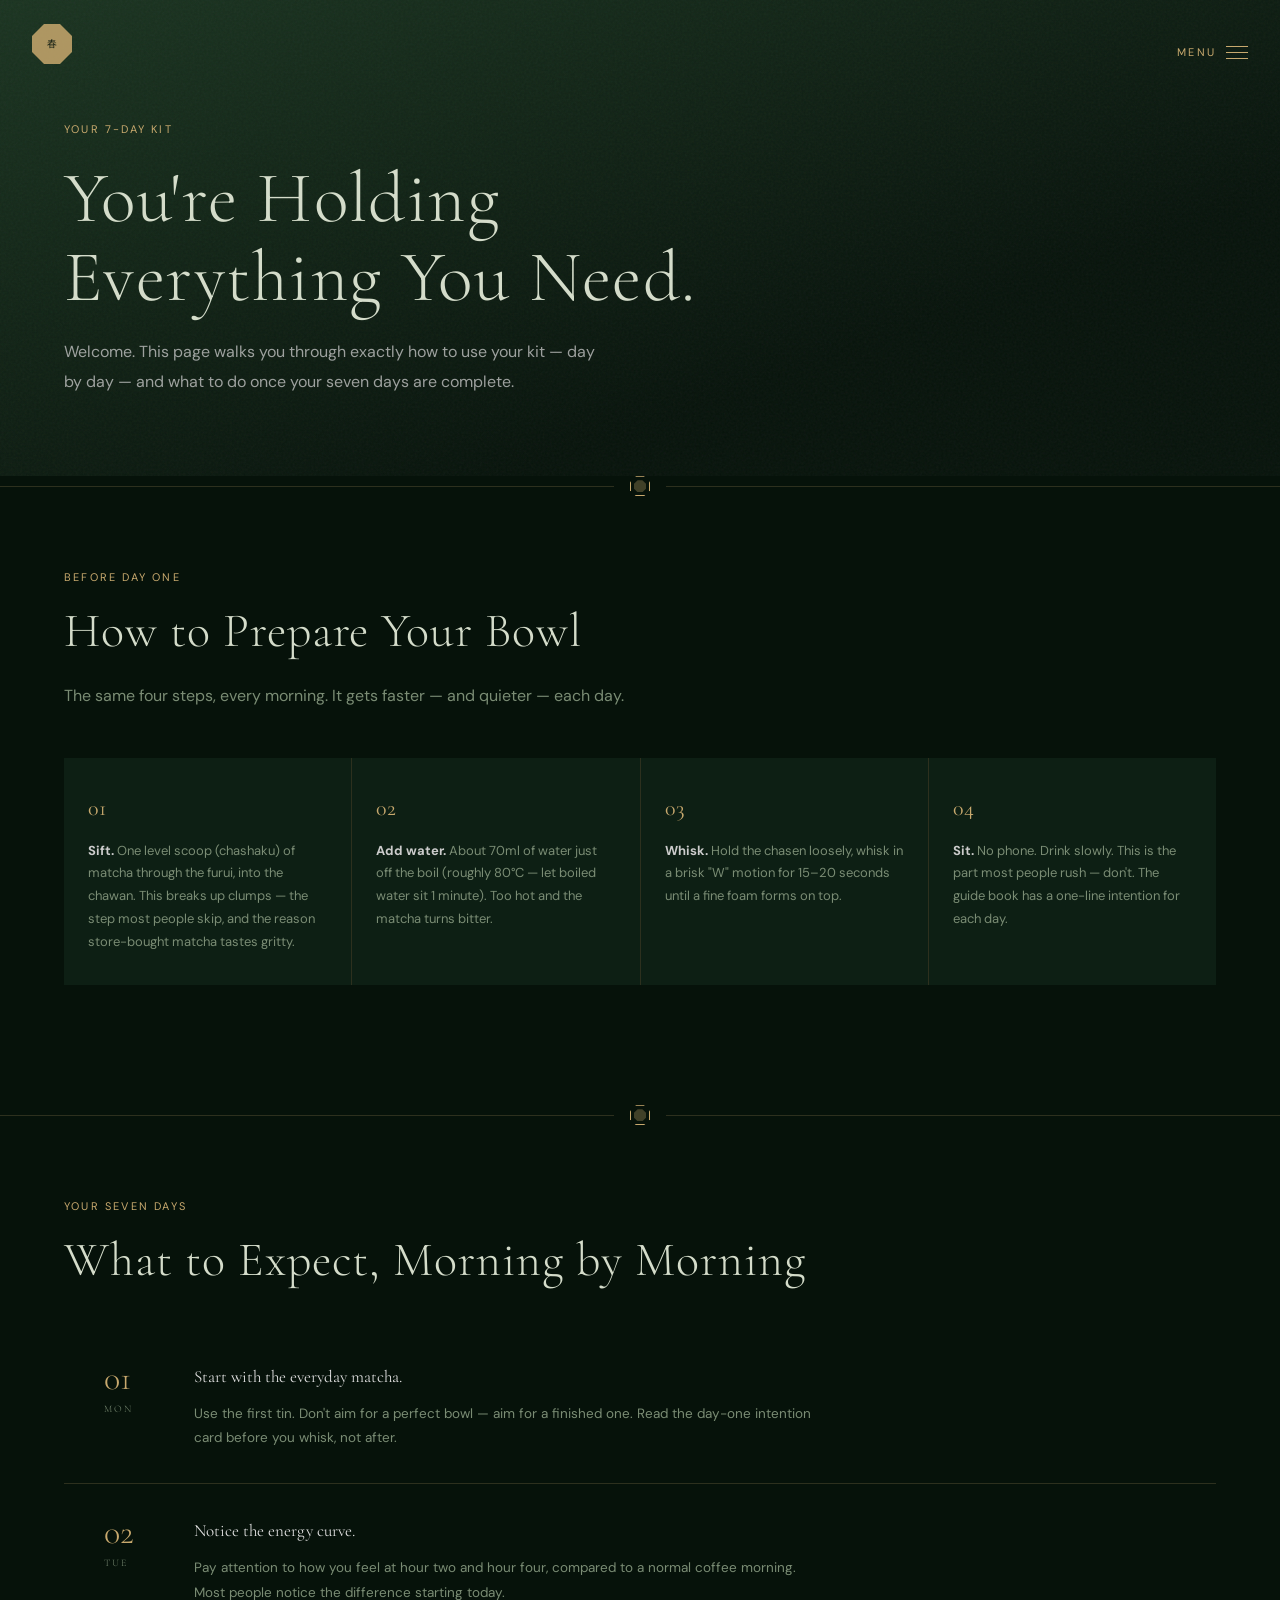
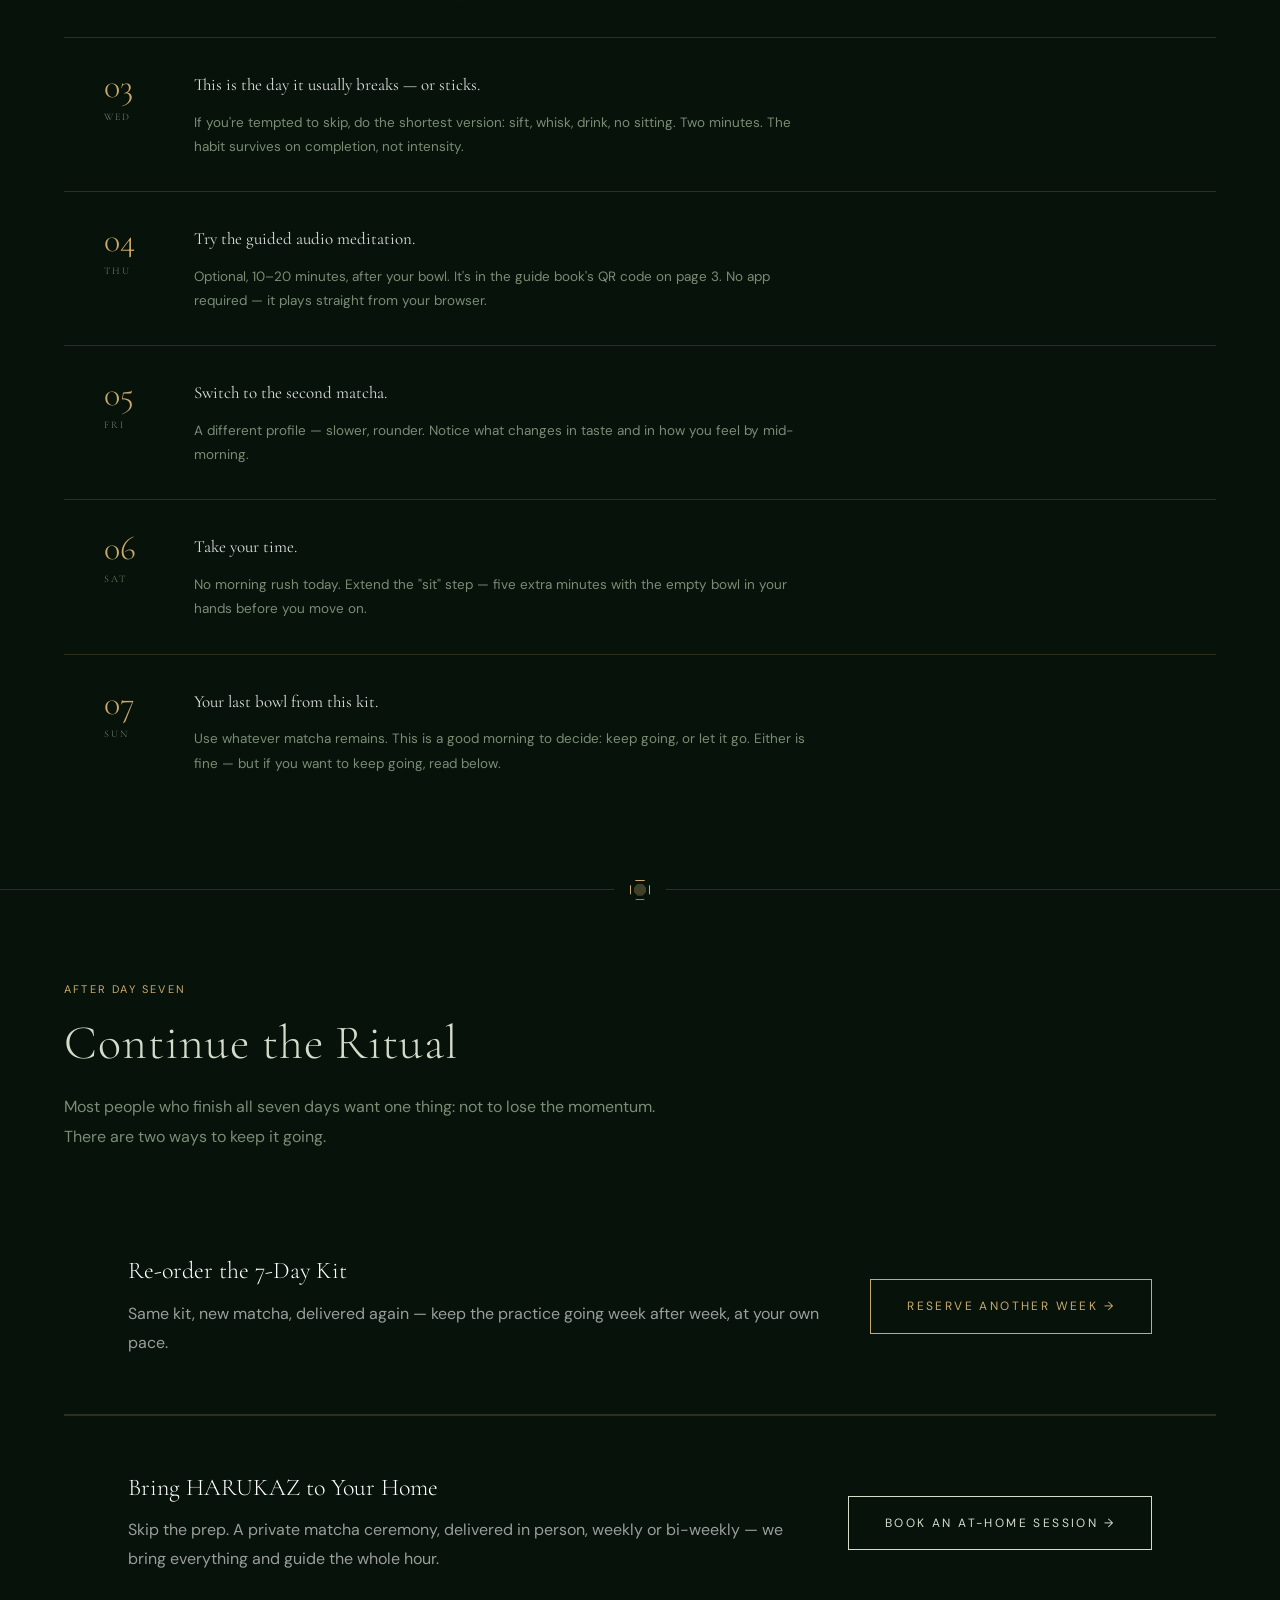
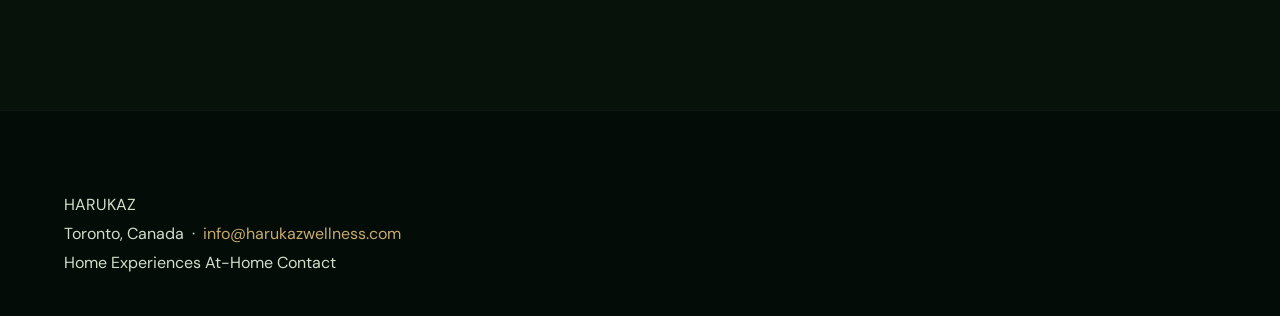
<file: continue-ritual.html>
<!DOCTYPE html>
<html lang="en">
<head>
  <meta charset="UTF-8">
  <meta name="viewport" content="width=device-width, initial-scale=1.0">
  <title>Continue Your Ritual — HARUKAZ</title>
  <meta name="description" content="You're holding the HARUKAZ 7-Day Kit. Here's exactly how to use it, day by day — and how to continue the ritual after day seven.">
  <link rel="icon" type="image/png" href="assets/Harukaz.png">
  <link rel="stylesheet" href="style.css">
  <style>
    /* ── DAY-BY-DAY GUIDE ── */
    .guide-list { display: flex; flex-direction: column; gap: 1px; background: var(--border); }
    .guide-row {
      background: var(--bg-dark);
      display: grid; grid-template-columns: 90px 1fr;
      padding: 32px 40px;
    }
    .guide-row__day {
      font-family: var(--font-display); font-size: 34px; font-weight: 300;
      color: var(--gold); line-height: 1;
    }
    .guide-row__day span { display:block; font-size: 10px; letter-spacing: 0.18em; text-transform: uppercase; color: var(--text-muted); margin-top: 8px; }
    .guide-row__title { font-family: var(--font-display); font-size: 17px; color: #ddd; margin-bottom: 10px; }
    .guide-row__text { font-size: 13.5px; color: var(--text-muted); line-height: 1.8; max-width: 620px; }
    @media (max-width: 640px) {
      .guide-row { grid-template-columns: 1fr; gap: 12px; }
    }

    /* ── BREWING STEPS ── */
    .brew-steps {
      display: grid; grid-template-columns: repeat(4, 1fr);
      gap: 1px; background: var(--border); margin: 48px 0;
    }
    .brew-step { background: var(--card-1); padding: 32px 24px; }
    .brew-step__num { font-family: var(--font-display); font-size: 22px; color: var(--gold); margin-bottom: 12px; display:block; }
    .brew-step__text { font-size: 13px; color: var(--text-muted); line-height: 1.75; }
    @media (max-width: 900px) { .brew-steps { grid-template-columns: 1fr 1fr; } }
    @media (max-width: 600px) { .brew-steps { grid-template-columns: 1fr; } }

    /* ── CONTINUE CTA ── */
    .continue-box {
      border: 1px solid var(--border);
      padding: 56px 64px;
      display: flex; gap: 48px; align-items: center; justify-content: space-between;
      flex-wrap: wrap;
    }
    .continue-box__text { flex: 1; min-width: 260px; }
    .continue-box__text h3 { font-family: var(--font-display); font-size: 24px; font-weight: 300; color: #fff; margin-bottom:12px; }
    .continue-box__text p { color: rgba(204,204,204,0.75); line-height: 1.85; }
  </style>
</head>
<body>

<!-- Nav -->
<nav id="nav-persistent">
  <a href="index.html" class="nav-logo-mark" aria-label="HARUKAZ Home">
    <div class="logo-placeholder" aria-hidden="true">春</div>
  </a>
  <button id="nav-toggle" class="nav-toggle" aria-label="Toggle navigation">
    <span class="toggle-text">MENU</span>
    <span class="hamburger" aria-hidden="true"><span></span><span></span><span></span></span>
  </button>
</nav>
<div id="nav-overlay" role="dialog" aria-modal="true">
  <div class="nav-overlay__logo" aria-hidden="true"><img src="assets/Harukaz.png" alt="HARUKAZ"></div>
  <ul class="nav-overlay__links">
    <li><a href="index.html">HOME</a></li>
    <li><a href="services.html">EXPERIENCES</a></li>
    <li><a href="corporate.html">CORPORATE</a></li>
    <li><a href="tea.html">TEA LIBRARY</a></li>
    <li><a href="book.html">BOOK</a></li>
    <li><a href="about.html">ABOUT</a></li>
    <li><a href="contact.html">CONTACT</a></li>
    <li><a href="home-visit.html">AT-HOME</a></li>
  </ul>
</div>

<!-- Hero -->
<header class="page-hero" style="min-height:48vh;">
  <div class="container">
    <div class="label reveal">YOUR 7-DAY KIT</div>
    <h1 class="reveal reveal-delay-1">You're Holding<br>Everything You Need.</h1>
    <p style="max-width:540px;color:rgba(204,204,204,0.75);margin-top:20px;line-height:1.85;" class="reveal reveal-delay-2">
      Welcome. This page walks you through exactly how to use your kit — day by day — and what to do once your seven days are complete.
    </p>
  </div>
</header>

<div class="divider"><div class="divider__line"></div><div class="divider__octagon"></div><div class="divider__line"></div></div>

<!-- How to brew -->
<section class="section section--dark" style="padding:72px 0;">
  <div class="container">
    <div class="section-header reveal" style="margin-bottom:40px;">
      <div class="label">BEFORE DAY ONE</div>
      <h2>How to Prepare Your Bowl</h2>
      <p style="max-width:560px;color:var(--text-muted);margin-top:16px;line-height:1.85;">The same four steps, every morning. It gets faster — and quieter — each day.</p>
    </div>

    <div class="brew-steps reveal">
      <div class="brew-step">
        <span class="brew-step__num">01</span>
        <p class="brew-step__text"><strong style="color:#ccc;">Sift.</strong> One level scoop (chashaku) of matcha through the furui, into the chawan. This breaks up clumps — the step most people skip, and the reason store-bought matcha tastes gritty.</p>
      </div>
      <div class="brew-step">
        <span class="brew-step__num">02</span>
        <p class="brew-step__text"><strong style="color:#ccc;">Add water.</strong> About 70ml of water just off the boil (roughly 80°C — let boiled water sit 1 minute). Too hot and the matcha turns bitter.</p>
      </div>
      <div class="brew-step">
        <span class="brew-step__num">03</span>
        <p class="brew-step__text"><strong style="color:#ccc;">Whisk.</strong> Hold the chasen loosely, whisk in a brisk "W" motion for 15–20 seconds until a fine foam forms on top.</p>
      </div>
      <div class="brew-step">
        <span class="brew-step__num">04</span>
        <p class="brew-step__text"><strong style="color:#ccc;">Sit.</strong> No phone. Drink slowly. This is the part most people rush — don't. The guide book has a one-line intention for each day.</p>
      </div>
    </div>
  </div>
</section>

<div class="divider"><div class="divider__line"></div><div class="divider__octagon"></div><div class="divider__line"></div></div>

<!-- Day-by-day guide -->
<section class="section section--dark" style="padding:72px 0;">
  <div class="container">
    <div class="section-header reveal" style="margin-bottom:40px;">
      <div class="label">YOUR SEVEN DAYS</div>
      <h2>What to Expect, Morning by Morning</h2>
    </div>

    <div class="guide-list reveal">
      <div class="guide-row">
        <div class="guide-row__day">01<span>MON</span></div>
        <div>
          <p class="guide-row__title">Start with the everyday matcha.</p>
          <p class="guide-row__text">Use the first tin. Don't aim for a perfect bowl — aim for a finished one. Read the day-one intention card before you whisk, not after.</p>
        </div>
      </div>
      <div class="guide-row">
        <div class="guide-row__day">02<span>TUE</span></div>
        <div>
          <p class="guide-row__title">Notice the energy curve.</p>
          <p class="guide-row__text">Pay attention to how you feel at hour two and hour four, compared to a normal coffee morning. Most people notice the difference starting today.</p>
        </div>
      </div>
      <div class="guide-row">
        <div class="guide-row__day">03<span>WED</span></div>
        <div>
          <p class="guide-row__title">This is the day it usually breaks — or sticks.</p>
          <p class="guide-row__text">If you're tempted to skip, do the shortest version: sift, whisk, drink, no sitting. Two minutes. The habit survives on completion, not intensity.</p>
        </div>
      </div>
      <div class="guide-row">
        <div class="guide-row__day">04<span>THU</span></div>
        <div>
          <p class="guide-row__title">Try the guided audio meditation.</p>
          <p class="guide-row__text">Optional, 10–20 minutes, after your bowl. It's in the guide book's QR code on page 3. No app required — it plays straight from your browser.</p>
        </div>
      </div>
      <div class="guide-row">
        <div class="guide-row__day">05<span>FRI</span></div>
        <div>
          <p class="guide-row__title">Switch to the second matcha.</p>
          <p class="guide-row__text">A different profile — slower, rounder. Notice what changes in taste and in how you feel by mid-morning.</p>
        </div>
      </div>
      <div class="guide-row">
        <div class="guide-row__day">06<span>SAT</span></div>
        <div>
          <p class="guide-row__title">Take your time.</p>
          <p class="guide-row__text">No morning rush today. Extend the "sit" step — five extra minutes with the empty bowl in your hands before you move on.</p>
        </div>
      </div>
      <div class="guide-row">
        <div class="guide-row__day">07<span>SUN</span></div>
        <div>
          <p class="guide-row__title">Your last bowl from this kit.</p>
          <p class="guide-row__text">Use whatever matcha remains. This is a good morning to decide: keep going, or let it go. Either is fine — but if you want to keep going, read below.</p>
        </div>
      </div>
    </div>
  </div>
</section>

<div class="divider"><div class="divider__line"></div><div class="divider__octagon"></div><div class="divider__line"></div></div>

<!-- Continue the ritual -->
<section class="section section--dark" style="padding:80px 0;">
  <div class="container">
    <div class="section-header reveal" style="margin-bottom:48px;">
      <div class="label">AFTER DAY SEVEN</div>
      <h2>Continue the Ritual</h2>
      <p style="max-width:600px;color:var(--text-muted);margin-top:16px;line-height:1.85;">
        Most people who finish all seven days want one thing: not to lose the momentum. There are two ways to keep it going.
      </p>
    </div>

    <div style="display:flex;flex-direction:column;gap:1px;background:var(--border);">
      <div class="continue-box reveal" style="background:var(--bg-dark);border:none;border-bottom:1px solid var(--border);border-radius:0;">
        <div class="continue-box__text">
          <h3>Re-order the 7-Day Kit</h3>
          <p>Same kit, new matcha, delivered again — keep the practice going week after week, at your own pace.</p>
        </div>
        <a href="7-day.html#reserve" class="btn btn--gold">Reserve Another Week →</a>
      </div>
      <div class="continue-box reveal" style="background:var(--bg-dark);border:none;border-radius:0;">
        <div class="continue-box__text">
          <h3>Bring HARUKAZ to Your Home</h3>
          <p>Skip the prep. A private matcha ceremony, delivered in person, weekly or bi-weekly — we bring everything and guide the whole hour.</p>
        </div>
        <a href="home-visit.html" class="btn btn--ghost">Book an At-Home Session →</a>
      </div>
    </div>
  </div>
</section>

<!-- Footer -->
<footer class="footer">
  <div class="container">
    <div class="footer__inner">
      <p class="footer__brand">HARUKAZ</p>
      <p>Toronto, Canada &nbsp;·&nbsp; <a href="mailto:info@harukazwellness.com" style="color:var(--gold);">info@harukazwellness.com</a></p>
      <nav class="footer__links">
        <a href="index.html">Home</a>
        <a href="services.html">Experiences</a>
        <a href="home-visit.html">At-Home</a>
        <a href="contact.html">Contact</a>
      </nav>
    </div>
  </div>
</footer>

<script src="main.js"></script>
</body>
</html>
</file>
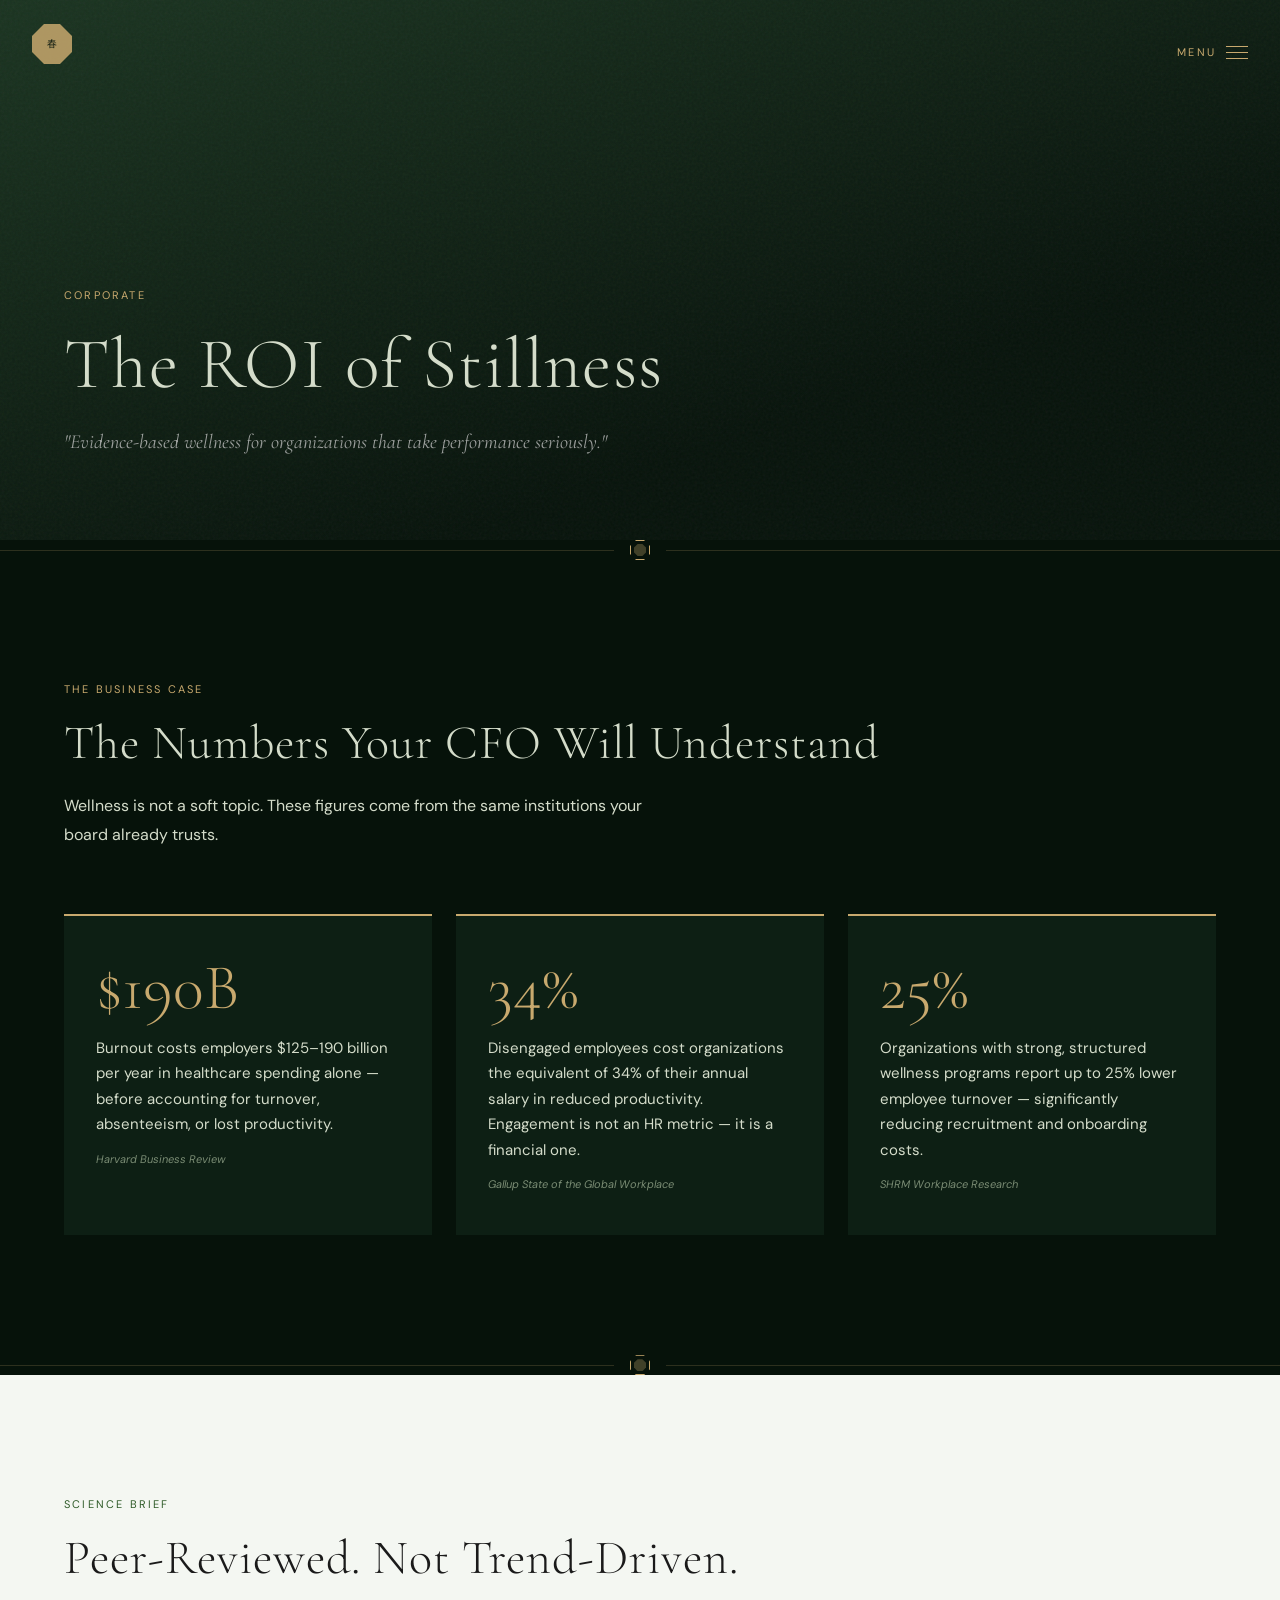
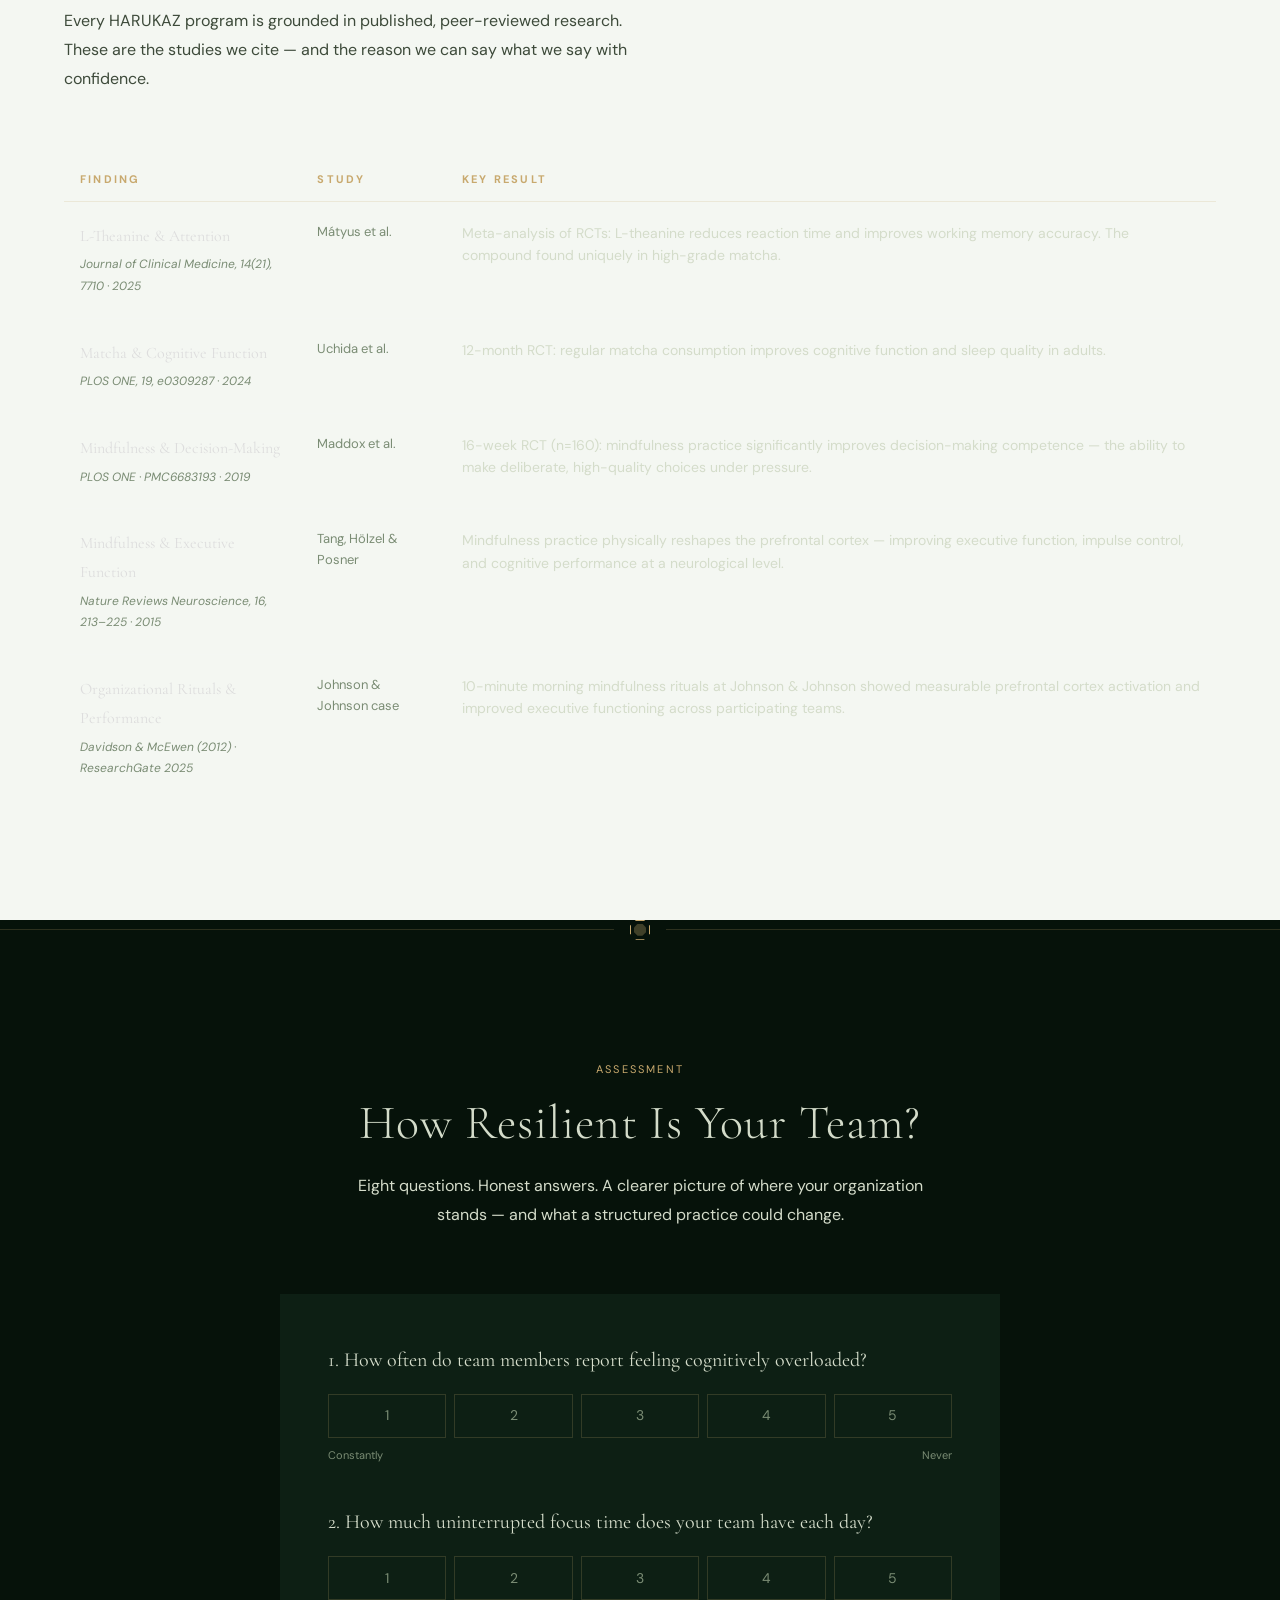
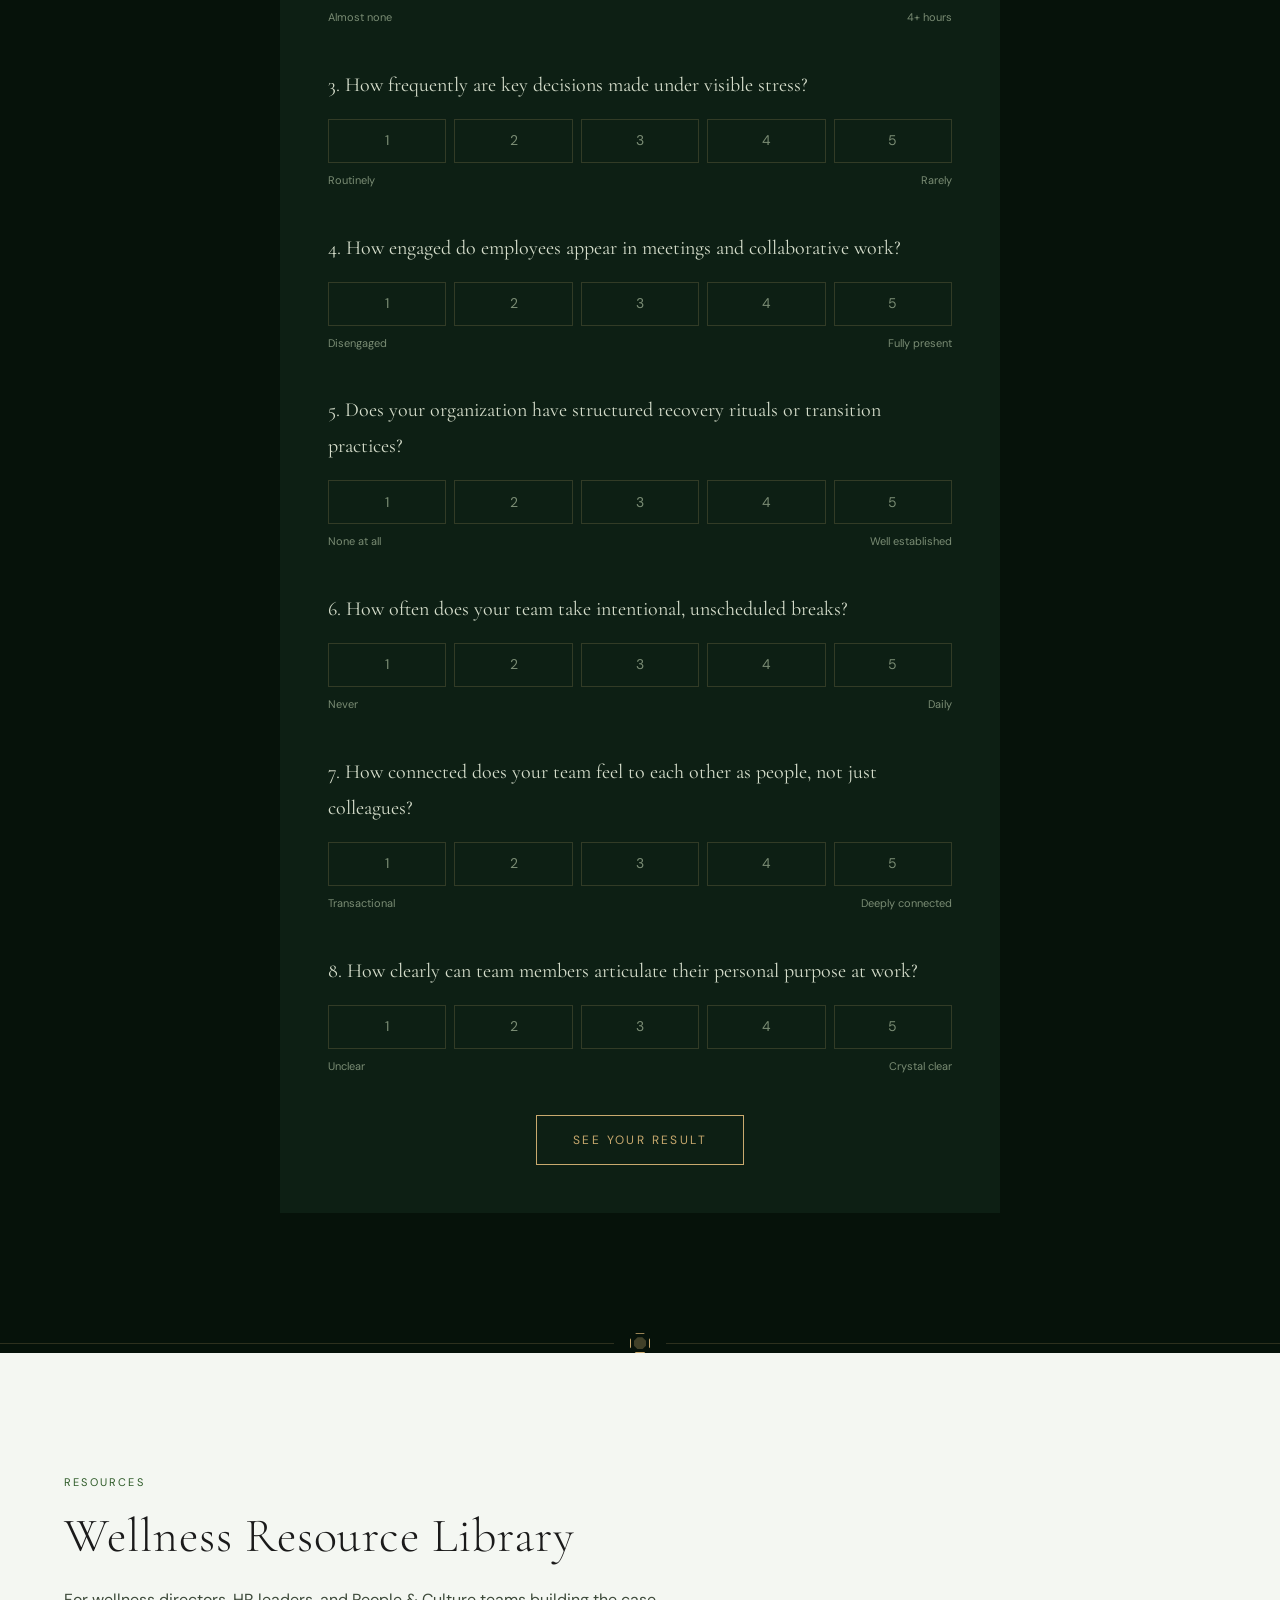
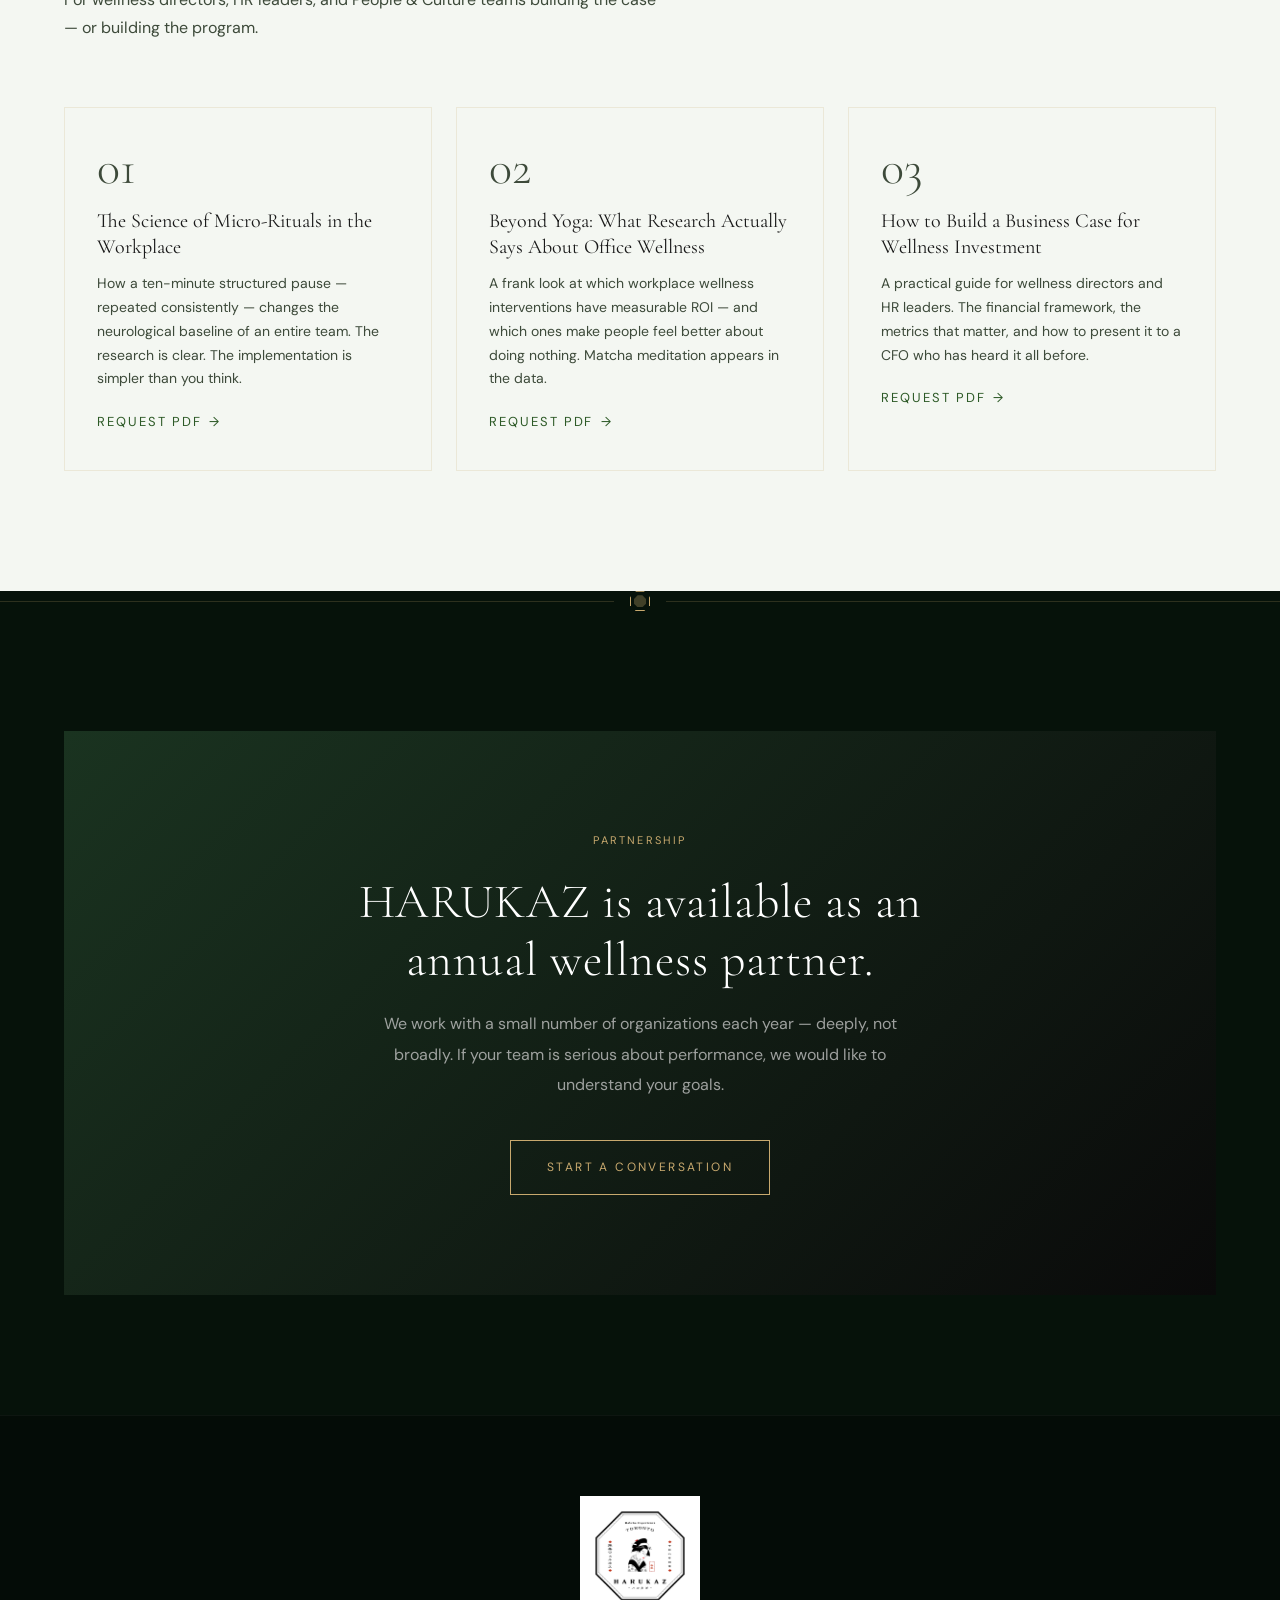
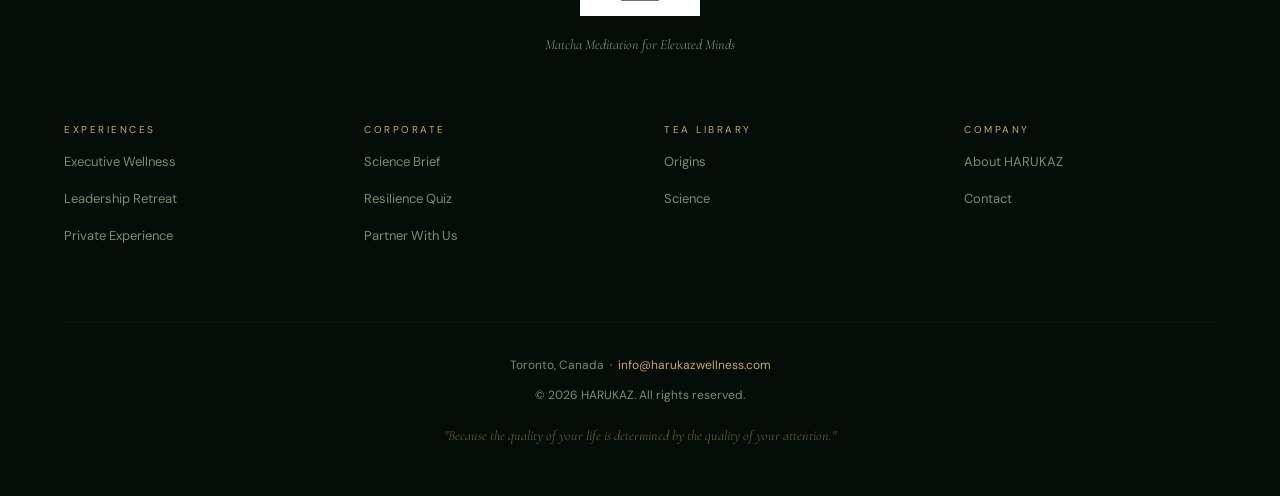
<file: corporate.html>
<!DOCTYPE html>
<html lang="en">
<head>
  <meta charset="UTF-8">
  <meta name="viewport" content="width=device-width, initial-scale=1.0">
  <title>Corporate Wellness — HARUKAZ</title>
  <meta name="description" content="Evidence-based matcha meditation wellness programs for organizations. The ROI of stillness.">
  <link rel="icon" type="image/png" href="assets/Harukaz.png">
  <link rel="stylesheet" href="style.css">
  <style>
    .biz-stats { display: grid; grid-template-columns: repeat(3, 1fr); gap: 24px; }
    .biz-stat {
      padding: 40px 32px;
      background: var(--card-1);
      border-top: 2px solid var(--gold);
    }
    .biz-stat__figure {
      font-family: var(--font-display);
      font-size: clamp(40px, 5vw, 64px);
      font-weight: 300;
      color: var(--gold);
      line-height: 1;
      margin-bottom: 16px;
    }
    .biz-stat__label { font-size: 15px; color: var(--text-dark); line-height: 1.7; margin-bottom: 12px; }
    .biz-stat__source { font-size: 11px; color: var(--text-muted); font-style: italic; }

    .resource-grid { display: grid; grid-template-columns: repeat(3,1fr); gap: 24px; }
    .resource-card {
      padding: 36px 32px;
      border: 1px solid var(--border);
      transition: border-color var(--transition-fast);
    }
    .resource-card:hover { border-color: var(--gold); }
    .resource-card__num {
      font-family: var(--font-display);
      font-size: 48px;
      font-weight: 300;
      color: rgba(200,169,110,0.2);
      line-height: 1;
      margin-bottom: 16px;
    }
    .resource-card__title {
      font-family: var(--font-display);
      font-size: 20px;
      color: var(--text-dark);
      margin-bottom: 12px;
      line-height: 1.3;
    }
    .resource-card__desc { font-size: 14px; color: var(--text-muted); line-height: 1.7; }

    .partner-cta {
      background: linear-gradient(135deg, var(--matcha-deep) 0%, #0A0A0A 100%);
      padding: 100px 80px;
      text-align: center;
    }

    @media (max-width: 900px) {
      .biz-stats { grid-template-columns: 1fr; }
      .resource-grid { grid-template-columns: 1fr; }
      .partner-cta { padding: 60px 32px; }
    }
    @media (max-width: 768px) {
      .biz-stats { grid-template-columns: 1fr; }
    }
  </style>
</head>
<body>

<nav id="nav-persistent">
  <a href="index.html" class="nav-logo-mark" aria-label="HARUKAZ Home">
    <div class="logo-placeholder" aria-hidden="true">春</div>
  </a>
  <button id="nav-toggle" class="nav-toggle" aria-label="Toggle navigation">
    <span class="toggle-text">MENU</span>
    <span class="hamburger" aria-hidden="true"><span></span><span></span><span></span></span>
  </button>
</nav>
<div id="nav-overlay" role="dialog" aria-modal="true">
  <div class="nav-overlay__logo" aria-hidden="true"><img src="assets/Harukaz.png" alt="HARUKAZ"></div>
  <ul class="nav-overlay__links">
    <li><a href="index.html">HOME</a></li>
    <li><a href="services.html">EXPERIENCES</a></li>
    <li><a href="corporate.html">CORPORATE</a></li>
    <li><a href="tea.html">TEA LIBRARY</a></li>
    <li><a href="book.html">BOOK</a></li>
    <li><a href="about.html">ABOUT</a></li>
    <li><a href="contact.html">CONTACT</a></li>
    <li><a href="home-visit.html">AT-HOME</a></li>
  </ul>
</div>

<!-- Hero -->
<header class="page-hero">
  <div class="container">
    <div class="label reveal">CORPORATE</div>
    <h1 class="reveal reveal-delay-1">The ROI of Stillness</h1>
    <p style="max-width:580px;color:rgba(204,204,204,0.75);margin-top:20px;line-height:1.8;font-family:var(--font-display);font-size:20px;font-style:italic;" class="reveal reveal-delay-2">"Evidence-based wellness for organizations that take performance seriously."</p>
  </div>
</header>

<div class="divider"><div class="divider__line"></div><div class="divider__octagon"></div><div class="divider__line"></div></div>

<!-- The Business Case -->
<section class="section section--dark">
  <div class="container">
    <div class="section-header reveal">
      <div class="label">THE BUSINESS CASE</div>
      <h2>The Numbers Your CFO Will Understand</h2>
      <p>Wellness is not a soft topic. These figures come from the same institutions your board already trusts.</p>
    </div>
    <div class="biz-stats">
      <div class="biz-stat reveal">
        <p class="biz-stat__figure">$190B</p>
        <p class="biz-stat__label">Burnout costs employers $125–190 billion per year in healthcare spending alone — before accounting for turnover, absenteeism, or lost productivity.</p>
        <p class="biz-stat__source">Harvard Business Review</p>
      </div>
      <div class="biz-stat reveal reveal-delay-2">
        <p class="biz-stat__figure">34%</p>
        <p class="biz-stat__label">Disengaged employees cost organizations the equivalent of 34% of their annual salary in reduced productivity. Engagement is not an HR metric — it is a financial one.</p>
        <p class="biz-stat__source">Gallup State of the Global Workplace</p>
      </div>
      <div class="biz-stat reveal reveal-delay-4">
        <p class="biz-stat__figure">25%</p>
        <p class="biz-stat__label">Organizations with strong, structured wellness programs report up to 25% lower employee turnover — significantly reducing recruitment and onboarding costs.</p>
        <p class="biz-stat__source">SHRM Workplace Research</p>
      </div>
    </div>
  </div>
</section>

<div class="divider"><div class="divider__line"></div><div class="divider__octagon"></div><div class="divider__line"></div></div>

<!-- Science Brief -->
<section id="science" class="section section--light">
  <div class="container">
    <div class="section-header reveal">
      <div class="label">SCIENCE BRIEF</div>
      <h2>Peer-Reviewed. Not Trend-Driven.</h2>
      <p>Every HARUKAZ program is grounded in published, peer-reviewed research. These are the studies we cite — and the reason we can say what we say with confidence.</p>
    </div>

    <div class="reveal" style="overflow-x:auto;">
      <table class="science-table">
        <thead>
          <tr>
            <th>Finding</th>
            <th>Study</th>
            <th>Key Result</th>
          </tr>
        </thead>
        <tbody>
          <tr>
            <td>
              <p class="study-title">L-Theanine &amp; Attention</p>
              <p class="study-journal">Journal of Clinical Medicine, 14(21), 7710 · 2025</p>
            </td>
            <td style="color:var(--text-muted);font-size:13px;">Mátyus et al.</td>
            <td>Meta-analysis of RCTs: L-theanine reduces reaction time and improves working memory accuracy. The compound found uniquely in high-grade matcha.</td>
          </tr>
          <tr>
            <td>
              <p class="study-title">Matcha &amp; Cognitive Function</p>
              <p class="study-journal">PLOS ONE, 19, e0309287 · 2024</p>
            </td>
            <td style="color:var(--text-muted);font-size:13px;">Uchida et al.</td>
            <td>12-month RCT: regular matcha consumption improves cognitive function and sleep quality in adults.</td>
          </tr>
          <tr>
            <td>
              <p class="study-title">Mindfulness &amp; Decision-Making</p>
              <p class="study-journal">PLOS ONE · PMC6683193 · 2019</p>
            </td>
            <td style="color:var(--text-muted);font-size:13px;">Maddox et al.</td>
            <td>16-week RCT (n=160): mindfulness practice significantly improves decision-making competence — the ability to make deliberate, high-quality choices under pressure.</td>
          </tr>
          <tr>
            <td>
              <p class="study-title">Mindfulness &amp; Executive Function</p>
              <p class="study-journal">Nature Reviews Neuroscience, 16, 213–225 · 2015</p>
            </td>
            <td style="color:var(--text-muted);font-size:13px;">Tang, Hölzel &amp; Posner</td>
            <td>Mindfulness practice physically reshapes the prefrontal cortex — improving executive function, impulse control, and cognitive performance at a neurological level.</td>
          </tr>
          <tr>
            <td>
              <p class="study-title">Organizational Rituals &amp; Performance</p>
              <p class="study-journal">Davidson &amp; McEwen (2012) · ResearchGate 2025</p>
            </td>
            <td style="color:var(--text-muted);font-size:13px;">Johnson &amp; Johnson case</td>
            <td>10-minute morning mindfulness rituals at Johnson &amp; Johnson showed measurable prefrontal cortex activation and improved executive functioning across participating teams.</td>
          </tr>
        </tbody>
      </table>
    </div>
  </div>
</section>

<div class="divider"><div class="divider__line"></div><div class="divider__octagon"></div><div class="divider__line"></div></div>

<!-- Wellness Resilience Quiz -->
<section id="quiz" class="section section--dark">
  <div class="container">
    <div class="section-header section-header--centered reveal">
      <div class="label">ASSESSMENT</div>
      <h2>How Resilient Is Your Team?</h2>
      <p>Eight questions. Honest answers. A clearer picture of where your organization stands — and what a structured practice could change.</p>
    </div>

    <div class="quiz-container reveal">
      <form id="quiz-form" novalidate>

        <div class="quiz-question">
          <p class="quiz-question__text">1. How often do team members report feeling cognitively overloaded?</p>
          <div class="quiz-scale">
            <label><input type="radio" name="q1" value="1"><span class="scale-btn">1</span></label>
            <label><input type="radio" name="q1" value="2"><span class="scale-btn">2</span></label>
            <label><input type="radio" name="q1" value="3"><span class="scale-btn">3</span></label>
            <label><input type="radio" name="q1" value="4"><span class="scale-btn">4</span></label>
            <label><input type="radio" name="q1" value="5"><span class="scale-btn">5</span></label>
          </div>
          <div class="scale-labels"><span>Constantly</span><span>Never</span></div>
        </div>

        <div class="quiz-question">
          <p class="quiz-question__text">2. How much uninterrupted focus time does your team have each day?</p>
          <div class="quiz-scale">
            <label><input type="radio" name="q2" value="1"><span class="scale-btn">1</span></label>
            <label><input type="radio" name="q2" value="2"><span class="scale-btn">2</span></label>
            <label><input type="radio" name="q2" value="3"><span class="scale-btn">3</span></label>
            <label><input type="radio" name="q2" value="4"><span class="scale-btn">4</span></label>
            <label><input type="radio" name="q2" value="5"><span class="scale-btn">5</span></label>
          </div>
          <div class="scale-labels"><span>Almost none</span><span>4+ hours</span></div>
        </div>

        <div class="quiz-question">
          <p class="quiz-question__text">3. How frequently are key decisions made under visible stress?</p>
          <div class="quiz-scale">
            <label><input type="radio" name="q3" value="1"><span class="scale-btn">1</span></label>
            <label><input type="radio" name="q3" value="2"><span class="scale-btn">2</span></label>
            <label><input type="radio" name="q3" value="3"><span class="scale-btn">3</span></label>
            <label><input type="radio" name="q3" value="4"><span class="scale-btn">4</span></label>
            <label><input type="radio" name="q3" value="5"><span class="scale-btn">5</span></label>
          </div>
          <div class="scale-labels"><span>Routinely</span><span>Rarely</span></div>
        </div>

        <div class="quiz-question">
          <p class="quiz-question__text">4. How engaged do employees appear in meetings and collaborative work?</p>
          <div class="quiz-scale">
            <label><input type="radio" name="q4" value="1"><span class="scale-btn">1</span></label>
            <label><input type="radio" name="q4" value="2"><span class="scale-btn">2</span></label>
            <label><input type="radio" name="q4" value="3"><span class="scale-btn">3</span></label>
            <label><input type="radio" name="q4" value="4"><span class="scale-btn">4</span></label>
            <label><input type="radio" name="q4" value="5"><span class="scale-btn">5</span></label>
          </div>
          <div class="scale-labels"><span>Disengaged</span><span>Fully present</span></div>
        </div>

        <div class="quiz-question">
          <p class="quiz-question__text">5. Does your organization have structured recovery rituals or transition practices?</p>
          <div class="quiz-scale">
            <label><input type="radio" name="q5" value="1"><span class="scale-btn">1</span></label>
            <label><input type="radio" name="q5" value="2"><span class="scale-btn">2</span></label>
            <label><input type="radio" name="q5" value="3"><span class="scale-btn">3</span></label>
            <label><input type="radio" name="q5" value="4"><span class="scale-btn">4</span></label>
            <label><input type="radio" name="q5" value="5"><span class="scale-btn">5</span></label>
          </div>
          <div class="scale-labels"><span>None at all</span><span>Well established</span></div>
        </div>

        <div class="quiz-question">
          <p class="quiz-question__text">6. How often does your team take intentional, unscheduled breaks?</p>
          <div class="quiz-scale">
            <label><input type="radio" name="q6" value="1"><span class="scale-btn">1</span></label>
            <label><input type="radio" name="q6" value="2"><span class="scale-btn">2</span></label>
            <label><input type="radio" name="q6" value="3"><span class="scale-btn">3</span></label>
            <label><input type="radio" name="q6" value="4"><span class="scale-btn">4</span></label>
            <label><input type="radio" name="q6" value="5"><span class="scale-btn">5</span></label>
          </div>
          <div class="scale-labels"><span>Never</span><span>Daily</span></div>
        </div>

        <div class="quiz-question">
          <p class="quiz-question__text">7. How connected does your team feel to each other as people, not just colleagues?</p>
          <div class="quiz-scale">
            <label><input type="radio" name="q7" value="1"><span class="scale-btn">1</span></label>
            <label><input type="radio" name="q7" value="2"><span class="scale-btn">2</span></label>
            <label><input type="radio" name="q7" value="3"><span class="scale-btn">3</span></label>
            <label><input type="radio" name="q7" value="4"><span class="scale-btn">4</span></label>
            <label><input type="radio" name="q7" value="5"><span class="scale-btn">5</span></label>
          </div>
          <div class="scale-labels"><span>Transactional</span><span>Deeply connected</span></div>
        </div>

        <div class="quiz-question">
          <p class="quiz-question__text">8. How clearly can team members articulate their personal purpose at work?</p>
          <div class="quiz-scale">
            <label><input type="radio" name="q8" value="1"><span class="scale-btn">1</span></label>
            <label><input type="radio" name="q8" value="2"><span class="scale-btn">2</span></label>
            <label><input type="radio" name="q8" value="3"><span class="scale-btn">3</span></label>
            <label><input type="radio" name="q8" value="4"><span class="scale-btn">4</span></label>
            <label><input type="radio" name="q8" value="5"><span class="scale-btn">5</span></label>
          </div>
          <div class="scale-labels"><span>Unclear</span><span>Crystal clear</span></div>
        </div>

        <div style="text-align:center;margin-top:40px;">
          <button type="submit" class="btn btn--gold">See Your Result</button>
        </div>
      </form>

      <div class="quiz-result" id="quiz-result">
        <p style="font-size:11px;letter-spacing:0.2em;text-transform:uppercase;color:var(--gold);margin-bottom:16px;">YOUR SCORE</p>
        <p class="quiz-result__score">—</p>
        <p class="quiz-result__text"></p>
        <a href="book.html" class="btn btn--gold" style="margin-top:8px;">Book a complimentary discovery session</a>
      </div>
    </div>
  </div>
</section>

<div class="divider"><div class="divider__line"></div><div class="divider__octagon"></div><div class="divider__line"></div></div>

<!-- Wellness Resource Library -->
<section class="section section--light">
  <div class="container">
    <div class="section-header reveal">
      <div class="label">RESOURCES</div>
      <h2>Wellness Resource Library</h2>
      <p>For wellness directors, HR leaders, and People &amp; Culture teams building the case — or building the program.</p>
    </div>
    <div class="resource-grid">
      <div class="resource-card reveal">
        <p class="resource-card__num">01</p>
        <h3 class="resource-card__title">The Science of Micro-Rituals in the Workplace</h3>
        <p class="resource-card__desc">How a ten-minute structured pause — repeated consistently — changes the neurological baseline of an entire team. The research is clear. The implementation is simpler than you think.</p>
        <a href="contact.html" class="text-link" style="margin-top:20px;display:inline-flex;">Request PDF</a>
      </div>
      <div class="resource-card reveal reveal-delay-2">
        <p class="resource-card__num">02</p>
        <h3 class="resource-card__title">Beyond Yoga: What Research Actually Says About Office Wellness</h3>
        <p class="resource-card__desc">A frank look at which workplace wellness interventions have measurable ROI — and which ones make people feel better about doing nothing. Matcha meditation appears in the data.</p>
        <a href="contact.html" class="text-link" style="margin-top:20px;display:inline-flex;">Request PDF</a>
      </div>
      <div class="resource-card reveal reveal-delay-4">
        <p class="resource-card__num">03</p>
        <h3 class="resource-card__title">How to Build a Business Case for Wellness Investment</h3>
        <p class="resource-card__desc">A practical guide for wellness directors and HR leaders. The financial framework, the metrics that matter, and how to present it to a CFO who has heard it all before.</p>
        <a href="contact.html" class="text-link" style="margin-top:20px;display:inline-flex;">Request PDF</a>
      </div>
    </div>
  </div>
</section>

<div class="divider"><div class="divider__line"></div><div class="divider__octagon"></div><div class="divider__line"></div></div>

<!-- Partnership CTA -->
<section class="section section--dark">
  <div class="container">
    <div class="partner-cta reveal">
      <div class="label" style="justify-content:center;margin-bottom:24px;">PARTNERSHIP</div>
      <h2 style="color:#fff;margin-bottom:20px;max-width:600px;margin-left:auto;margin-right:auto;">HARUKAZ is available as an annual wellness partner.</h2>
      <p style="color:rgba(204,204,204,0.75);max-width:520px;margin:0 auto 40px;line-height:1.9;">We work with a small number of organizations each year — deeply, not broadly. If your team is serious about performance, we would like to understand your goals.</p>
      <a href="book.html" class="btn btn--gold">Start a Conversation</a>
    </div>
  </div>
</section>

<!-- Footer -->
<footer>
  <div class="container">
    <div style="text-align:center;margin-bottom:8px;">
      <div class="footer-logo"><img src="assets/Harukaz.png" alt="HARUKAZ"></div>
    </div>
    <p class="footer-tagline">Matcha Meditation for Elevated Minds</p>
    <div class="footer-grid">
      <div class="footer-col"><p class="footer-col__heading">EXPERIENCES</p><ul><li><a href="services.html#executive">Executive Wellness</a></li><li><a href="services.html#leadership">Leadership Retreat</a></li><li><a href="services.html#private">Private Experience</a></li></ul></div>
      <div class="footer-col"><p class="footer-col__heading">CORPORATE</p><ul><li><a href="#science">Science Brief</a></li><li><a href="#quiz">Resilience Quiz</a></li><li><a href="book.html">Partner With Us</a></li></ul></div>
      <div class="footer-col"><p class="footer-col__heading">TEA LIBRARY</p><ul><li><a href="tea.html">Origins</a></li><li><a href="tea.html">Science</a></li></ul></div>
      <div class="footer-col"><p class="footer-col__heading">COMPANY</p><ul><li><a href="about.html">About HARUKAZ</a></li><li><a href="contact.html">Contact</a></li></ul></div>
    </div>
    <div class="footer-bottom">
      <p>Toronto, Canada &nbsp;·&nbsp; <a href="mailto:info@harukazwellness.com" style="color:var(--gold);">info@harukazwellness.com</a></p>
      <p>© 2026 HARUKAZ. All rights reserved.</p>
      <p class="quote">"Because the quality of your life is determined by the quality of your attention."</p>
    </div>
  </div>
</footer>

<script src="main.js"></script>
</body>
</html>
</file>
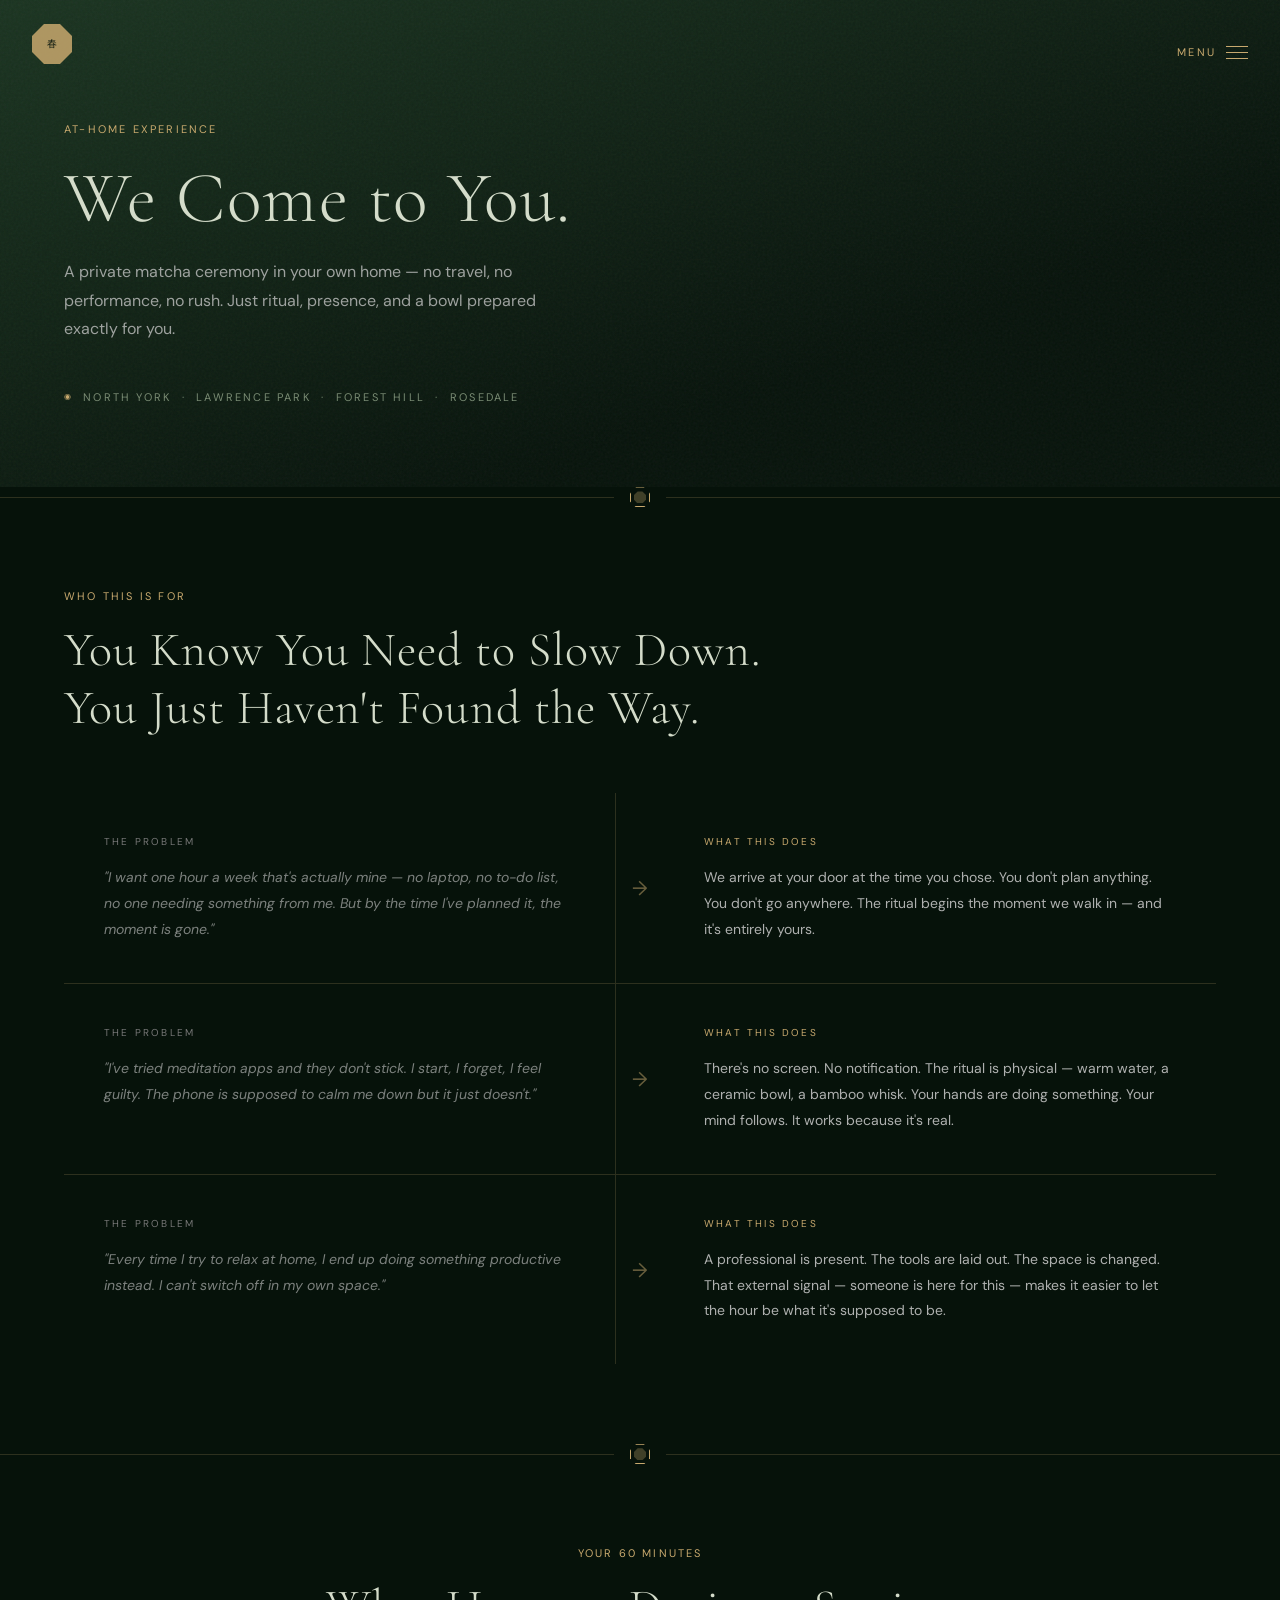
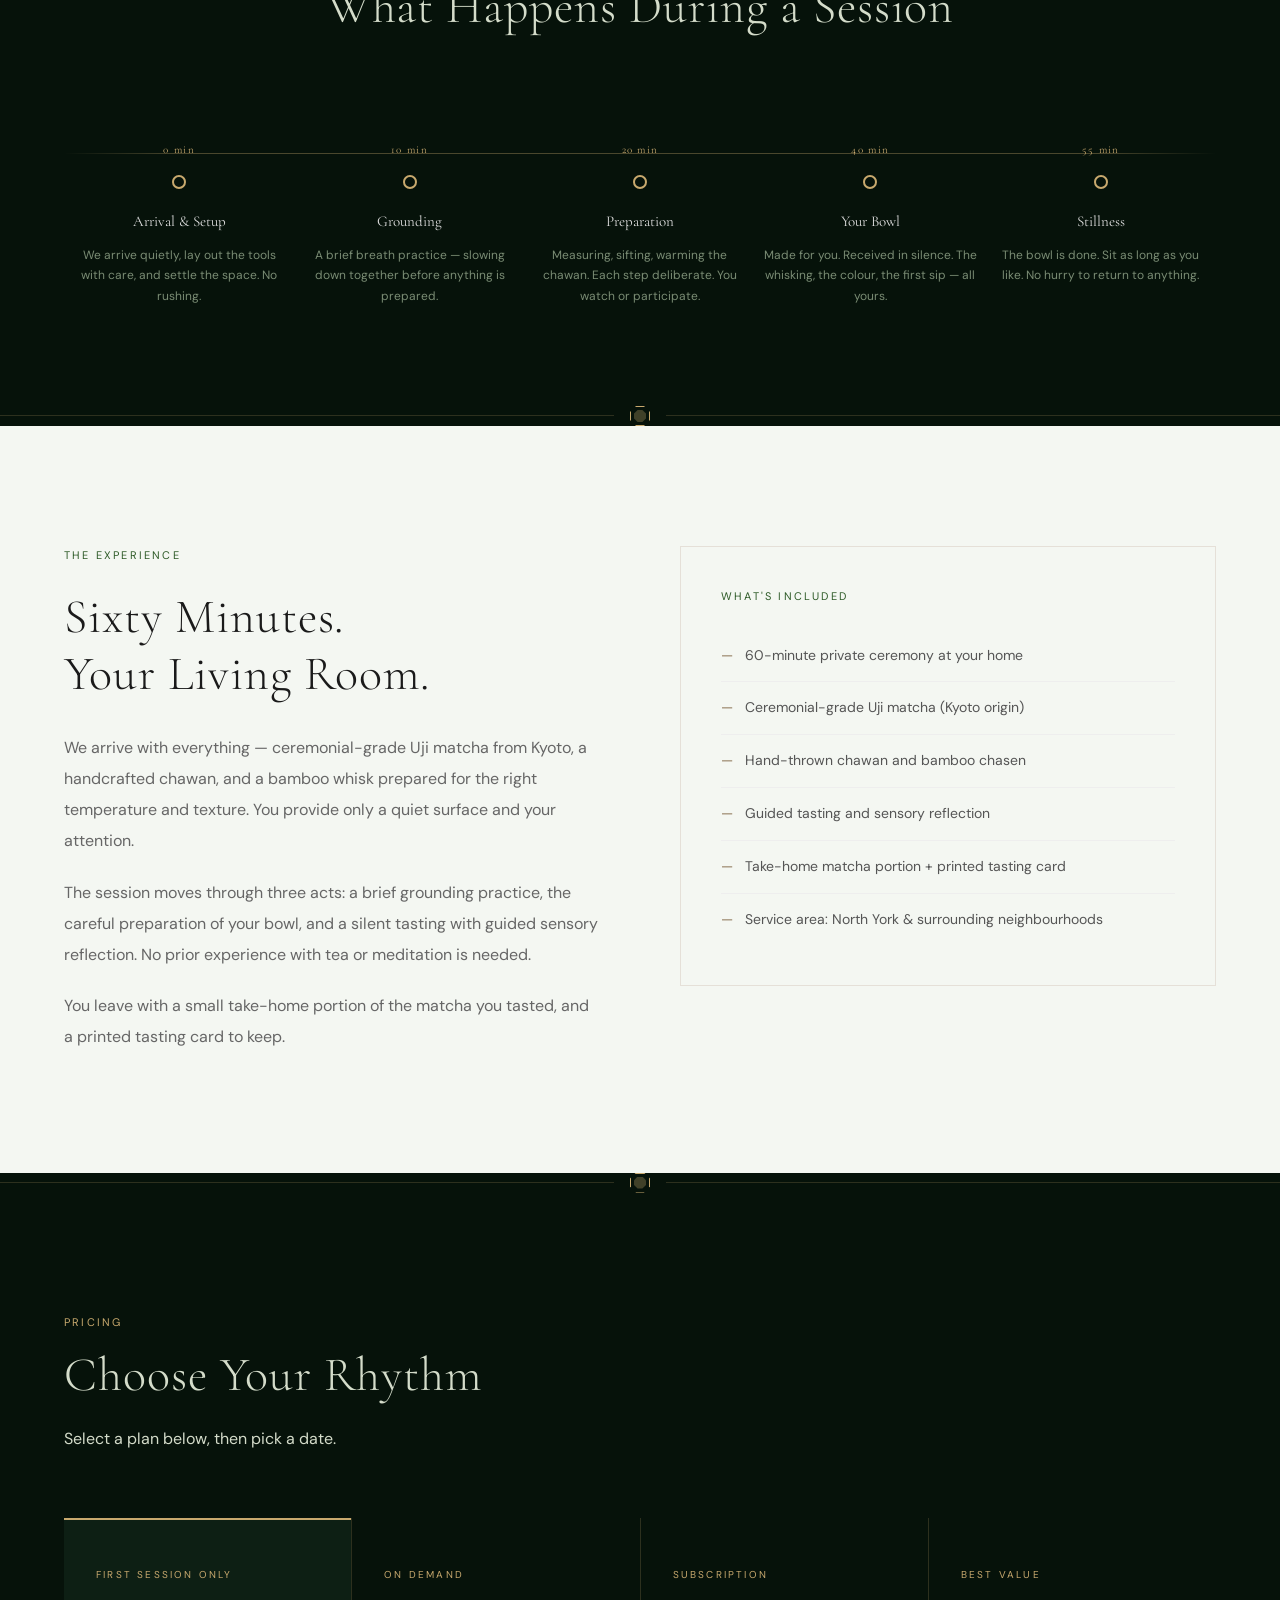
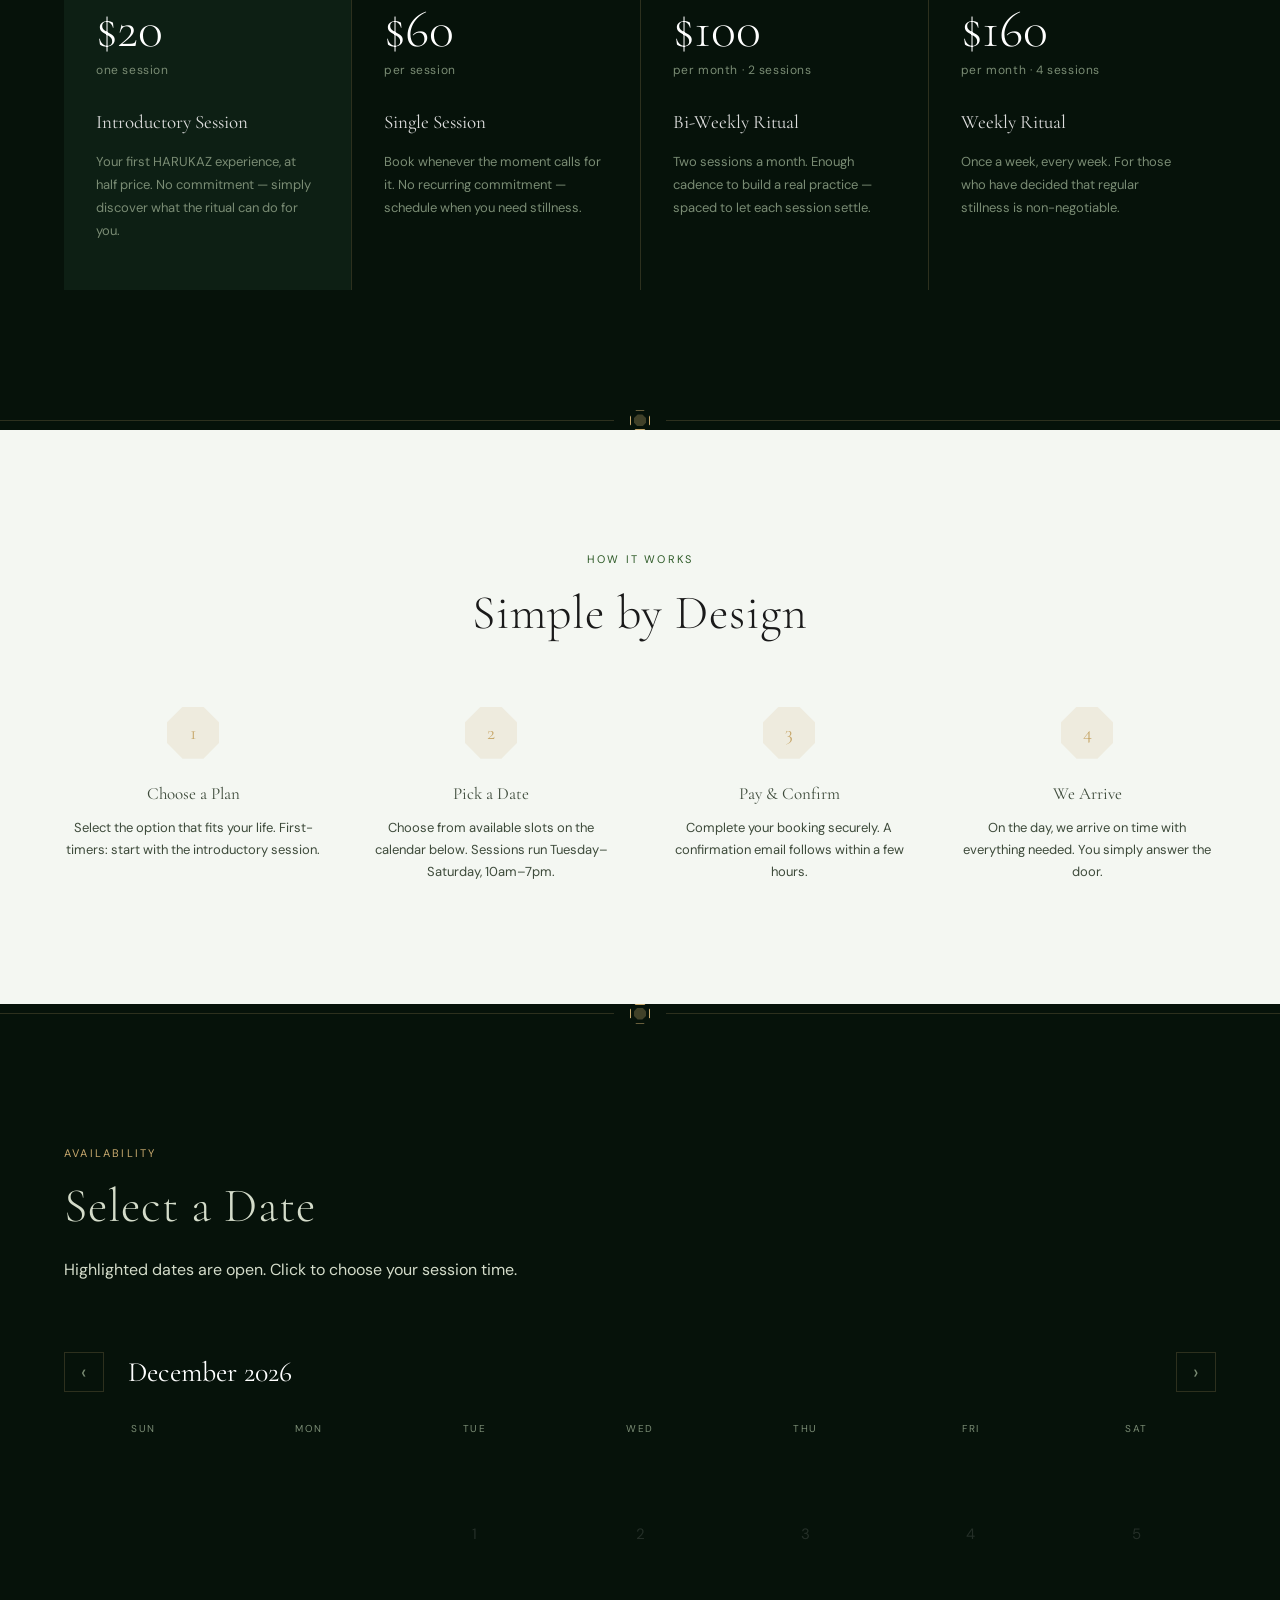
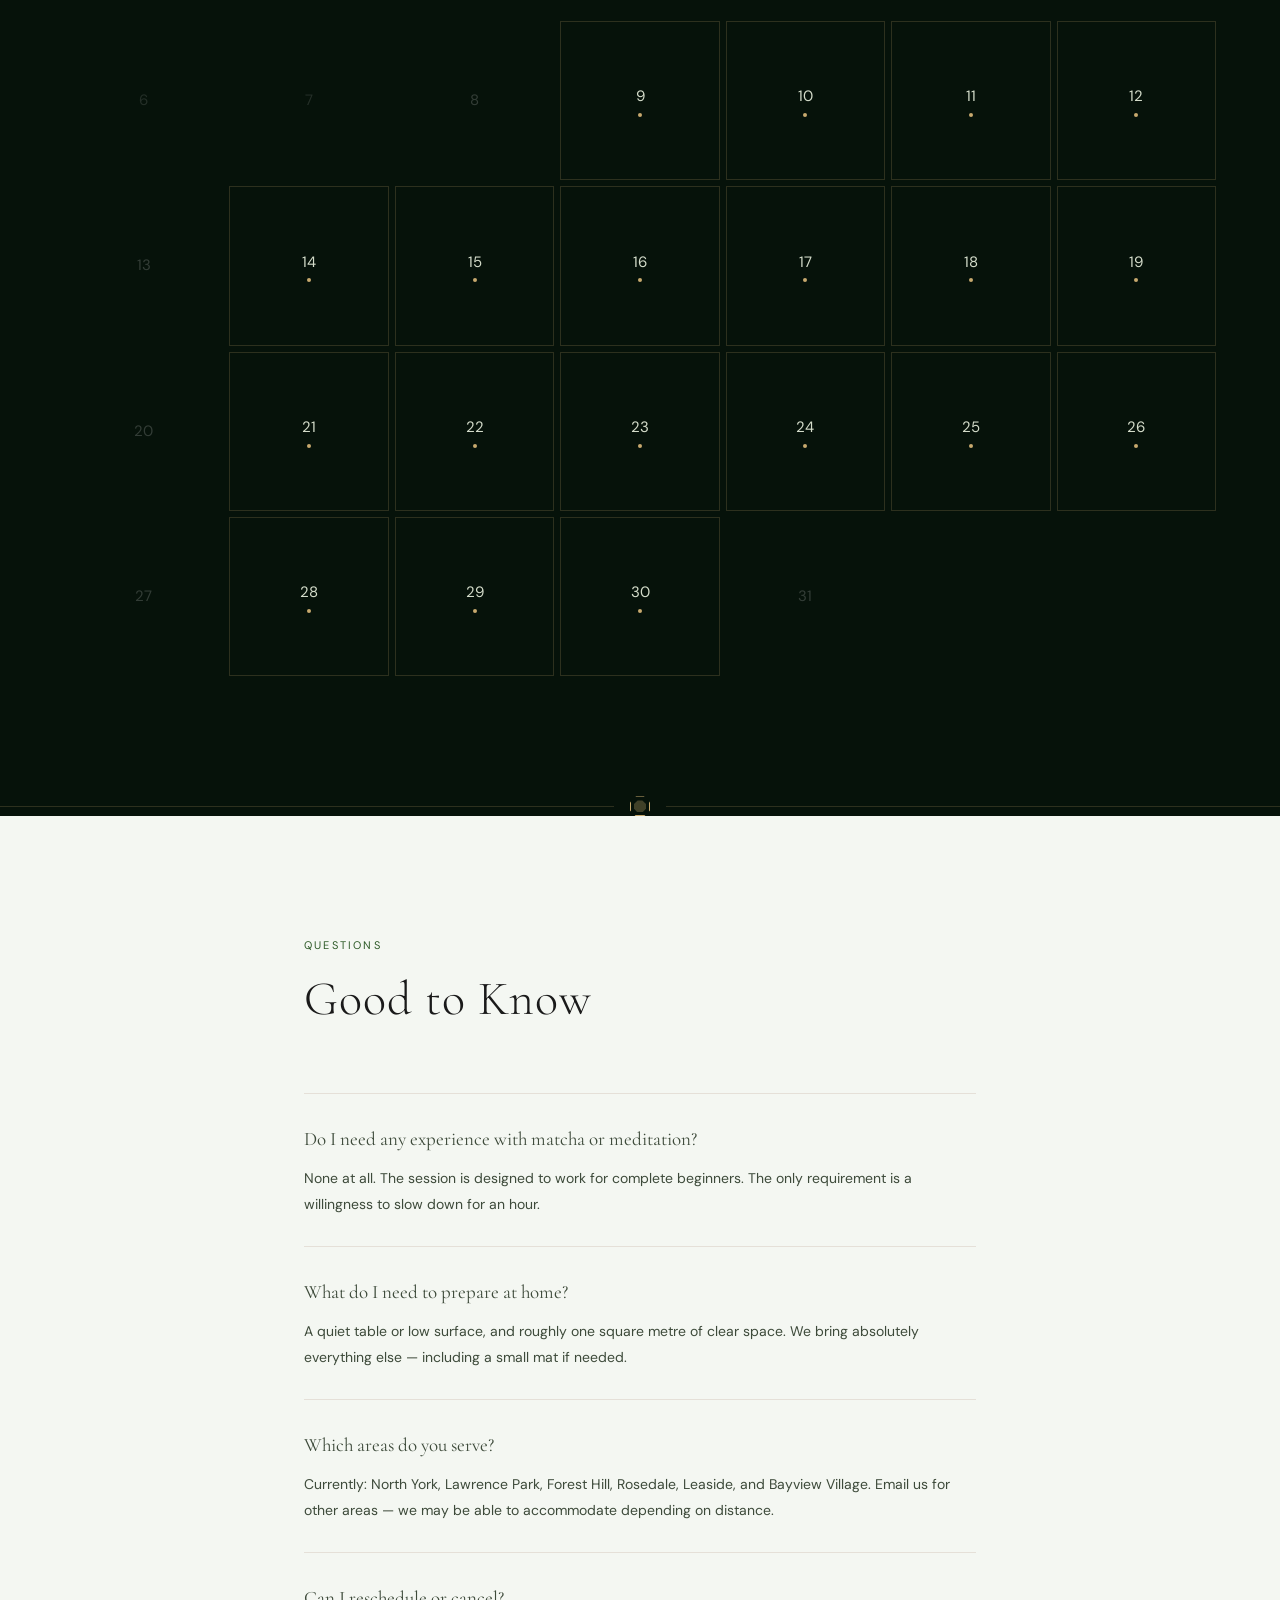
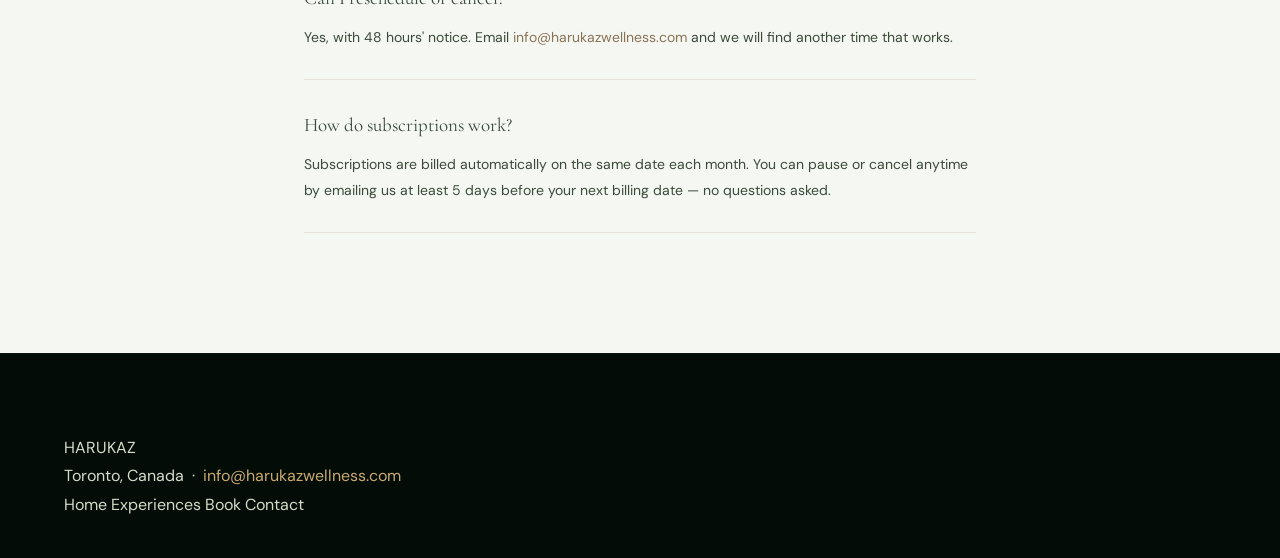
<file: home-visit.html>
<!DOCTYPE html>
<html lang="en">
<head>
  <meta charset="UTF-8">
  <meta name="viewport" content="width=device-width, initial-scale=1.0">
  <title>At-Home Matcha Experience — HARUKAZ</title>
  <meta name="description" content="A private matcha ceremony delivered to your home. North York, Lawrence Park, Forest Hill, Rosedale. From $20.">
  <link rel="icon" type="image/png" href="assets/Harukaz.png">
  <link rel="stylesheet" href="style.css">
  <style>
    /* ── PRICING ── */
    .pricing-grid {
      display: grid;
      grid-template-columns: repeat(4, 1fr);
      gap: 1px;
      background: var(--border);
    }
    .pricing-card {
      background: var(--bg-dark);
      padding: 48px 32px;
      cursor: pointer;
      transition: background var(--transition-fast);
      position: relative;
    }
    .pricing-card:hover { background: var(--card-1); }
    .pricing-card.active { background: var(--card-1); }
    .pricing-card.active::after {
      content: '';
      position: absolute;
      top: 0; left: 0; right: 0;
      height: 2px;
      background: var(--gold);
    }
    .pricing-badge {
      font-size: 10px; letter-spacing: 0.22em;
      text-transform: uppercase; color: var(--gold);
      margin-bottom: 20px;
    }
    .pricing-price {
      font-family: var(--font-display);
      font-size: 52px; font-weight: 300;
      color: #fff; line-height: 1;
      margin-bottom: 4px;
    }
    .pricing-per {
      font-size: 12px; color: var(--text-muted);
      margin-bottom: 24px; letter-spacing: 0.05em;
    }
    .pricing-name {
      font-family: var(--font-display);
      font-size: 19px; color: #ddd;
      margin-bottom: 12px;
    }
    .pricing-desc {
      font-size: 13px; color: var(--text-muted);
      line-height: 1.75;
    }

    /* ── STEPS ── */
    .steps-row {
      display: grid;
      grid-template-columns: repeat(4, 1fr);
      gap: 40px;
    }
    .step { text-align: center; }
    .step__num {
      width: 52px; height: 52px;
      clip-path: polygon(30% 0%,70% 0%,100% 30%,100% 70%,70% 100%,30% 100%,0% 70%,0% 30%);
      background: var(--gold-dim);
      display: flex; align-items: center; justify-content: center;
      font-family: var(--font-display); font-size: 20px; color: var(--gold);
      margin: 0 auto 20px;
    }
    .step__title { font-family: var(--font-display); font-size: 17px; color: #333; margin-bottom: 8px; }
    .step__desc { font-size: 13px; color: #777; line-height: 1.7; }

    /* ── CALENDAR ── */
    .cal-nav {
      display: flex; align-items: center; gap: 24px; margin-bottom: 24px;
    }
    .cal-nav__month {
      font-family: var(--font-display); font-size: 28px; color: #fff; flex: 1;
    }
    .cal-nav__btn {
      width: 40px; height: 40px; border: 1px solid var(--border);
      background: none; color: var(--text-muted); cursor: pointer;
      font-size: 20px; transition: all var(--transition-fast);
      display: flex; align-items: center; justify-content: center;
      line-height: 1;
    }
    .cal-nav__btn:hover { border-color: var(--gold); color: var(--gold); }

    .cal-grid {
      display: grid; grid-template-columns: repeat(7, 1fr); gap: 6px;
    }
    .cal-header {
      font-size: 10px; letter-spacing: 0.15em; text-transform: uppercase;
      color: var(--text-muted); text-align: center; padding-bottom: 12px;
    }
    .cal-day {
      aspect-ratio: 1; display: flex; flex-direction: column;
      align-items: center; justify-content: center;
      font-size: 15px; border: 1px solid transparent;
      transition: all var(--transition-fast); border-radius: 0;
    }
    .cal-day--past { color: rgba(255,255,255,0.12); }
    .cal-day--available {
      border-color: var(--border); color: var(--text-dark); cursor: pointer;
    }
    .cal-day--available:hover { border-color: var(--gold); color: var(--gold); }
    .cal-day--selected {
      background: var(--gold); color: #000 !important;
      border-color: var(--gold) !important;
    }
    .cal-day--unavailable { color: rgba(255,255,255,0.18); }
    .cal-dot {
      width: 4px; height: 4px; border-radius: 50%;
      background: var(--gold); margin-top: 3px;
    }
    .cal-day--selected .cal-dot { background: #000; }

    .slot-wrap { margin: 28px 0 40px; }
    .slot-list { display: flex; gap: 10px; flex-wrap: wrap; }
    .slot-btn {
      padding: 10px 22px; border: 1px solid var(--border);
      background: none; color: var(--text-muted); cursor: pointer;
      font-size: 13px; letter-spacing: 0.08em; font-family: var(--font-body);
      transition: all var(--transition-fast);
    }
    .slot-btn:hover, .slot-btn.active {
      border-color: var(--gold); color: var(--gold);
    }
    .slot-msg { font-size: 13px; color: var(--text-muted); padding: 12px 0; }

    /* ── BOOKING PANEL ── */
    .booking-panel {
      display: none; margin-top: 48px; padding-top: 48px;
      border-top: 1px solid var(--border);
    }
    .booking-panel.show { display: block; }

    .booking-summary {
      display: flex; justify-content: space-between; align-items: center;
      padding: 24px 32px; border: 1px solid var(--border); margin-bottom: 40px;
      flex-wrap: wrap; gap: 16px;
    }
    .booking-summary__date {
      font-family: var(--font-display); font-size: 22px; color: var(--gold);
    }
    .booking-summary__change {
      font-size: 11px; letter-spacing: 0.15em; color: var(--text-muted);
      cursor: pointer; border-bottom: 1px solid var(--border);
      padding-bottom: 2px; text-transform: uppercase; user-select: none;
    }
    .booking-summary__change:hover { color: var(--gold); border-color: var(--gold); }

    /* ── CONFIRM ── */
    .booking-confirm {
      display: none; padding: 64px 40px; text-align: center;
      border: 1px solid var(--border); margin-top: 32px;
    }
    .booking-confirm.show { display: block; }
    .booking-confirm h3 {
      font-family: var(--font-display); font-size: 36px; color: var(--gold);
      margin-bottom: 16px;
    }
    .booking-confirm p { font-size: 15px; color: var(--text-muted); line-height: 1.8; }

    /* ── LOADING ── */
    .cal-loading {
      text-align: center; padding: 56px 0;
      color: var(--text-muted); font-size: 14px; letter-spacing: 0.08em;
    }
    .cal-spinner {
      width: 28px; height: 28px; margin: 0 auto 20px;
      border: 2px solid var(--border); border-top-color: var(--gold);
      border-radius: 50%; animation: spin 0.8s linear infinite;
    }
    @keyframes spin { to { transform: rotate(360deg); } }

    /* ── INCLUDE LIST ── */
    .include-list { list-style: none; }
    .include-list li {
      padding: 14px 0; border-bottom: 1px solid #eee;
      font-size: 14px; color: #555; display: flex; gap: 12px;
    }
    .include-list li:last-child { border-bottom: none; }
    .include-list li::before { content: '—'; color: #8B7355; flex-shrink: 0; }

    /* ── FAQ ── */
    .faq-item { padding: 28px 0; border-bottom: 1px solid #e5e0d8; }
    .faq-item:first-child { border-top: 1px solid #e5e0d8; }
    .faq-q { font-family: var(--font-display); font-size: 19px; color: #222; margin-bottom: 10px; }
    .faq-a { font-size: 14px; color: #666; line-height: 1.85; }

    @media (max-width: 900px) {
      .pricing-grid { grid-template-columns: repeat(2, 1fr); }
      .steps-row { grid-template-columns: repeat(2, 1fr); }
    }
    @media (max-width: 600px) {
      .pricing-grid { grid-template-columns: 1fr; }
      .steps-row { grid-template-columns: 1fr; }
      .booking-summary { flex-direction: column; align-items: flex-start; }
      .pricing-price { font-size: 40px; }
    }
  </style>
</head>
<body>

<!-- Nav -->
<nav id="nav-persistent">
  <a href="index.html" class="nav-logo-mark" aria-label="HARUKAZ Home">
    <div class="logo-placeholder" aria-hidden="true">春</div>
  </a>
  <button id="nav-toggle" class="nav-toggle" aria-label="Toggle navigation">
    <span class="toggle-text">MENU</span>
    <span class="hamburger" aria-hidden="true"><span></span><span></span><span></span></span>
  </button>
</nav>
<div id="nav-overlay" role="dialog" aria-modal="true">
  <div class="nav-overlay__logo" aria-hidden="true"><img src="assets/Harukaz.png" alt="HARUKAZ"></div>
  <ul class="nav-overlay__links">
    <li><a href="index.html">HOME</a></li>
    <li><a href="services.html">EXPERIENCES</a></li>
    <li><a href="corporate.html">CORPORATE</a></li>
    <li><a href="tea.html">TEA LIBRARY</a></li>
    <li><a href="book.html">BOOK</a></li>
    <li><a href="about.html">ABOUT</a></li>
    <li><a href="contact.html">CONTACT</a></li>
    <li><a href="home-visit.html">AT-HOME</a></li>
  </ul>
</div>

<!-- Hero -->
<header class="page-hero" style="min-height:54vh;">
  <div class="container">
    <div class="label reveal">AT-HOME EXPERIENCE</div>
    <h1 class="reveal reveal-delay-1">We Come to You.</h1>
    <p style="max-width:520px;color:rgba(204,204,204,0.75);margin-top:20px;line-height:1.8;" class="reveal reveal-delay-2">
      A private matcha ceremony in your own home — no travel, no performance, no rush. Just ritual, presence, and a bowl prepared exactly for you.
    </p>
    <div style="margin-top:36px;" class="reveal reveal-delay-2">
      <span style="display:inline-flex;align-items:center;gap:10px;font-size:11px;letter-spacing:0.2em;color:var(--text-muted);">
        <span style="color:var(--gold);font-size:8px;">◉</span>
        NORTH YORK &nbsp;·&nbsp; LAWRENCE PARK &nbsp;·&nbsp; FOREST HILL &nbsp;·&nbsp; ROSEDALE
      </span>
    </div>
  </div>
</header>

<div class="divider"><div class="divider__line"></div><div class="divider__octagon"></div><div class="divider__line"></div></div>

<!-- Pain Points & Solutions -->
<section class="section section--dark" style="padding:80px 0;">
  <div class="container">
    <div class="section-header reveal" style="margin-bottom:56px;">
      <div class="label">WHO THIS IS FOR</div>
      <h2>You Know You Need to Slow Down.<br>You Just Haven't Found the Way.</h2>
    </div>

    <div class="ps-grid reveal">

      <div class="ps-block">
        <div class="ps-problem">
          <p class="ps-tag">The Problem</p>
          <p class="ps-text">"I want one hour a week that's actually mine — no laptop, no to-do list, no one needing something from me. But by the time I've planned it, the moment is gone."</p>
        </div>
        <div class="ps-arrow">→</div>
        <div class="ps-solution">
          <p class="ps-tag">What This Does</p>
          <p class="ps-text">We arrive at your door at the time you chose. You don't plan anything. You don't go anywhere. The ritual begins the moment we walk in — and it's entirely yours.</p>
        </div>
      </div>

      <div class="ps-block">
        <div class="ps-problem">
          <p class="ps-tag">The Problem</p>
          <p class="ps-text">"I've tried meditation apps and they don't stick. I start, I forget, I feel guilty. The phone is supposed to calm me down but it just doesn't."</p>
        </div>
        <div class="ps-arrow">→</div>
        <div class="ps-solution">
          <p class="ps-tag">What This Does</p>
          <p class="ps-text">There's no screen. No notification. The ritual is physical — warm water, a ceramic bowl, a bamboo whisk. Your hands are doing something. Your mind follows. It works because it's real.</p>
        </div>
      </div>

      <div class="ps-block">
        <div class="ps-problem">
          <p class="ps-tag">The Problem</p>
          <p class="ps-text">"Every time I try to relax at home, I end up doing something productive instead. I can't switch off in my own space."</p>
        </div>
        <div class="ps-arrow">→</div>
        <div class="ps-solution">
          <p class="ps-tag">What This Does</p>
          <p class="ps-text">A professional is present. The tools are laid out. The space is changed. That external signal — someone is here for this — makes it easier to let the hour be what it's supposed to be.</p>
        </div>
      </div>

    </div>
  </div>
</section>

<style>
.ps-grid { display: flex; flex-direction: column; gap: 1px; background: var(--border); }
.ps-block {
  display: grid; grid-template-columns: 1fr 48px 1fr;
  background: var(--bg-dark);
}
.ps-problem, .ps-solution { padding: 40px 40px; }
.ps-problem { border-right: 1px solid var(--border); }
.ps-arrow {
  display: flex; align-items: center; justify-content: center;
  font-size: 20px; color: var(--gold); opacity: 0.5;
}
.ps-tag {
  font-size: 10px; letter-spacing: 0.22em; text-transform: uppercase;
  margin-bottom: 14px;
}
.ps-problem .ps-tag { color: #777; }
.ps-solution .ps-tag { color: var(--gold); }
.ps-text { font-size: 14px; line-height: 1.85; }
.ps-problem .ps-text { color: rgba(204,204,204,0.6); font-style: italic; }
.ps-solution .ps-text { color: rgba(204,204,204,0.85); }
@media (max-width: 768px) {
  .ps-block { grid-template-columns: 1fr; }
  .ps-arrow { transform: rotate(90deg); height: 40px; }
  .ps-problem { border-right: none; border-bottom: 1px solid var(--border); }
}
</style>

<div class="divider"><div class="divider__line"></div><div class="divider__octagon"></div><div class="divider__line"></div></div>

<!-- 60-min Timeline -->
<section class="section section--dark" style="padding:80px 0;">
  <div class="container">
    <div class="section-header section-header--centered reveal" style="margin-bottom:64px;">
      <div class="label">YOUR 60 MINUTES</div>
      <h2>What Happens During a Session</h2>
    </div>
    <div class="session-timeline reveal">
      <div class="tl-track"></div>
      <div class="tl-steps">
        <div class="tl-step">
          <div class="tl-time">0 min</div>
          <div class="tl-dot"></div>
          <div class="tl-label">Arrival &amp; Setup</div>
          <div class="tl-desc">We arrive quietly, lay out the tools with care, and settle the space. No rushing.</div>
        </div>
        <div class="tl-step">
          <div class="tl-time">10 min</div>
          <div class="tl-dot"></div>
          <div class="tl-label">Grounding</div>
          <div class="tl-desc">A brief breath practice — slowing down together before anything is prepared.</div>
        </div>
        <div class="tl-step">
          <div class="tl-time">20 min</div>
          <div class="tl-dot"></div>
          <div class="tl-label">Preparation</div>
          <div class="tl-desc">Measuring, sifting, warming the chawan. Each step deliberate. You watch or participate.</div>
        </div>
        <div class="tl-step">
          <div class="tl-time">40 min</div>
          <div class="tl-dot"></div>
          <div class="tl-label">Your Bowl</div>
          <div class="tl-desc">Made for you. Received in silence. The whisking, the colour, the first sip — all yours.</div>
        </div>
        <div class="tl-step">
          <div class="tl-time">55 min</div>
          <div class="tl-dot"></div>
          <div class="tl-label">Stillness</div>
          <div class="tl-desc">The bowl is done. Sit as long as you like. No hurry to return to anything.</div>
        </div>
      </div>
    </div>
  </div>
</section>

<style>
.session-timeline { position: relative; padding: 40px 0 20px; }
.tl-track {
  position: absolute; top: 52px; left: 0; right: 0; height: 1px;
  background: linear-gradient(90deg, transparent 0%, var(--gold) 10%, var(--gold) 90%, transparent 100%);
  opacity: 0.35;
}
.tl-steps {
  display: grid; grid-template-columns: repeat(5, 1fr);
  gap: 0; position: relative;
}
.tl-step { display: flex; flex-direction: column; align-items: center; text-align: center; padding: 0 8px; }
.tl-time {
  font-size: 11px; letter-spacing: 0.12em; color: var(--gold);
  margin-bottom: 16px; font-family: var(--font-display);
}
.tl-dot {
  width: 14px; height: 14px; border-radius: 50%;
  border: 2px solid var(--gold); background: var(--bg-dark);
  margin-bottom: 20px; position: relative; z-index: 1;
  transition: background 0.3s;
}
.tl-step:hover .tl-dot { background: var(--gold); }
.tl-label {
  font-family: var(--font-display); font-size: 15px; color: #ddd;
  margin-bottom: 10px;
}
.tl-desc { font-size: 12px; color: var(--text-muted); line-height: 1.7; }
@media (max-width: 768px) {
  .tl-track { display: none; }
  .tl-steps { grid-template-columns: 1fr; gap: 32px; }
  .tl-step { flex-direction: row; text-align: left; align-items: flex-start; gap: 20px; }
  .tl-dot { flex-shrink: 0; margin-top: 4px; margin-bottom: 0; }
  .tl-time { display: none; }
  .tl-step > div:not(.tl-dot) { display: block; }
}
</style>

<div class="divider"><div class="divider__line"></div><div class="divider__octagon"></div><div class="divider__line"></div></div>

<!-- What you get -->
<section class="section section--light">
  <div class="container">
    <div style="display:grid;grid-template-columns:1fr 1fr;gap:80px;align-items:start;">
      <div class="reveal">
        <div class="label" style="margin-bottom:24px;">THE EXPERIENCE</div>
        <h2 style="margin-bottom:28px;">Sixty Minutes.<br>Your Living Room.</h2>
        <p style="color:#666;line-height:1.95;margin-bottom:20px;">
          We arrive with everything — ceremonial-grade Uji matcha from Kyoto, a handcrafted chawan, and a bamboo whisk prepared for the right temperature and texture. You provide only a quiet surface and your attention.
        </p>
        <p style="color:#666;line-height:1.95;margin-bottom:20px;">
          The session moves through three acts: a brief grounding practice, the careful preparation of your bowl, and a silent tasting with guided sensory reflection. No prior experience with tea or meditation is needed.
        </p>
        <p style="color:#666;line-height:1.95;">
          You leave with a small take-home portion of the matcha you tasted, and a printed tasting card to keep.
        </p>
      </div>
      <div class="reveal reveal-delay-2" style="padding:40px;border:1px solid #e5e0d8;">
        <div class="label" style="margin-bottom:24px;">WHAT'S INCLUDED</div>
        <ul class="include-list">
          <li>60-minute private ceremony at your home</li>
          <li>Ceremonial-grade Uji matcha (Kyoto origin)</li>
          <li>Hand-thrown chawan and bamboo chasen</li>
          <li>Guided tasting and sensory reflection</li>
          <li>Take-home matcha portion + printed tasting card</li>
          <li>Service area: North York &amp; surrounding neighbourhoods</li>
        </ul>
      </div>
    </div>
  </div>
</section>

<div class="divider"><div class="divider__line"></div><div class="divider__octagon"></div><div class="divider__line"></div></div>

<!-- Pricing -->
<section class="section section--dark" id="pricing">
  <div class="container">
    <div class="section-header reveal">
      <div class="label">PRICING</div>
      <h2>Choose Your Rhythm</h2>
      <p>Select a plan below, then pick a date.</p>
    </div>
    <div class="pricing-grid reveal">

      <div class="pricing-card active" data-plan="intro" data-price="20" data-label="Introductory Session">
        <p class="pricing-badge">FIRST SESSION ONLY</p>
        <p class="pricing-price">$20</p>
        <p class="pricing-per">one session</p>
        <p class="pricing-name">Introductory Session</p>
        <p class="pricing-desc">Your first HARUKAZ experience, at half price. No commitment — simply discover what the ritual can do for you.</p>
      </div>

      <div class="pricing-card" data-plan="single" data-price="60" data-label="Single Session">
        <p class="pricing-badge">ON DEMAND</p>
        <p class="pricing-price">$60</p>
        <p class="pricing-per">per session</p>
        <p class="pricing-name">Single Session</p>
        <p class="pricing-desc">Book whenever the moment calls for it. No recurring commitment — schedule when you need stillness.</p>
      </div>

      <div class="pricing-card" data-plan="bi" data-price="100" data-label="Bi-Weekly Subscription · $100/month">
        <p class="pricing-badge">SUBSCRIPTION</p>
        <p class="pricing-price">$100</p>
        <p class="pricing-per">per month · 2 sessions</p>
        <p class="pricing-name">Bi-Weekly Ritual</p>
        <p class="pricing-desc">Two sessions a month. Enough cadence to build a real practice — spaced to let each session settle.</p>
      </div>

      <div class="pricing-card" data-plan="weekly" data-price="160" data-label="Weekly Subscription · $160/month">
        <p class="pricing-badge">BEST VALUE</p>
        <p class="pricing-price">$160</p>
        <p class="pricing-per">per month · 4 sessions</p>
        <p class="pricing-name">Weekly Ritual</p>
        <p class="pricing-desc">Once a week, every week. For those who have decided that regular stillness is non-negotiable.</p>
      </div>

    </div>
  </div>
</section>

<div class="divider"><div class="divider__line"></div><div class="divider__octagon"></div><div class="divider__line"></div></div>

<!-- How it works -->
<section class="section section--light">
  <div class="container">
    <div class="section-header section-header--centered reveal">
      <div class="label">HOW IT WORKS</div>
      <h2>Simple by Design</h2>
    </div>
    <div class="steps-row reveal">
      <div class="step">
        <div class="step__num">1</div>
        <p class="step__title">Choose a Plan</p>
        <p class="step__desc">Select the option that fits your life. First-timers: start with the introductory session.</p>
      </div>
      <div class="step">
        <div class="step__num">2</div>
        <p class="step__title">Pick a Date</p>
        <p class="step__desc">Choose from available slots on the calendar below. Sessions run Tuesday–Saturday, 10am–7pm.</p>
      </div>
      <div class="step">
        <div class="step__num">3</div>
        <p class="step__title">Pay &amp; Confirm</p>
        <p class="step__desc">Complete your booking securely. A confirmation email follows within a few hours.</p>
      </div>
      <div class="step">
        <div class="step__num">4</div>
        <p class="step__title">We Arrive</p>
        <p class="step__desc">On the day, we arrive on time with everything needed. You simply answer the door.</p>
      </div>
    </div>
  </div>
</section>

<div class="divider"><div class="divider__line"></div><div class="divider__octagon"></div><div class="divider__line"></div></div>

<!-- Book Section -->
<section class="section section--dark" id="book">
  <div class="container">
    <div class="section-header reveal">
      <div class="label">AVAILABILITY</div>
      <h2>Select a Date</h2>
      <p>Highlighted dates are open. Click to choose your session time.</p>
    </div>

    <div class="reveal">

      <!-- Calendar navigation -->
      <div class="cal-nav">
        <button class="cal-nav__btn" id="cal-prev" aria-label="Previous month">&#8249;</button>
        <div class="cal-nav__month" id="cal-month-label"></div>
        <button class="cal-nav__btn" id="cal-next" aria-label="Next month">&#8250;</button>
      </div>

      <!-- Loading -->
      <div class="cal-loading" id="cal-loading">
        <div class="cal-spinner"></div>
        Loading availability…
      </div>

      <!-- Calendar grid -->
      <div id="cal-grid-wrap" style="display:none;">
        <div class="cal-grid" id="cal-grid"></div>
      </div>

      <!-- Time slots -->
      <div class="slot-wrap" id="slot-wrap" style="display:none;">
        <div class="label" style="margin-bottom:16px;">SELECT A TIME</div>
        <div class="slot-list" id="slot-list"></div>
      </div>

      <!-- Booking form -->
      <div class="booking-panel" id="booking-panel">

        <div class="booking-summary">
          <div>
            <div class="label" style="margin-bottom:8px;">YOUR BOOKING</div>
            <div class="booking-summary__date" id="summary-datetime"></div>
            <div id="summary-plan" style="font-size:13px;color:var(--text-muted);margin-top:4px;"></div>
          </div>
          <span class="booking-summary__change" id="change-date">Change date</span>
        </div>

        <form id="home-visit-form" action="https://formspree.io/f/mbdvyqgz" method="POST" novalidate>
          <input type="hidden" name="_subject" value="HARUKAZ At-Home Booking Request">
          <input type="hidden" name="selected_date" id="hidden-date">
          <input type="hidden" name="selected_time" id="hidden-time">
          <input type="hidden" name="plan" id="hidden-plan">
          <input type="hidden" name="price" id="hidden-price">

          <div style="display:grid;grid-template-columns:1fr 1fr;gap:24px;">
            <div class="form-group">
              <label class="form-label" for="hv-name">Full Name</label>
              <input class="form-input" type="text" id="hv-name" name="name" placeholder="Your name" required autocomplete="name">
            </div>
            <div class="form-group">
              <label class="form-label" for="hv-email">Email Address</label>
              <input class="form-input" type="email" id="hv-email" name="email" placeholder="your@email.com" required autocomplete="email">
            </div>
          </div>

          <div class="form-group">
            <label class="form-label" for="hv-address">Home Address</label>
            <input class="form-input" type="text" id="hv-address" name="address" placeholder="Street address, city, postal code" required autocomplete="street-address">
          </div>

          <div class="form-group">
            <label class="form-label" for="hv-notes">Notes (optional)</label>
            <textarea class="form-textarea" id="hv-notes" name="notes" rows="3" placeholder="Allergies, access instructions, or any special requests."></textarea>
          </div>

          <div style="margin-top:32px;">
            <div class="label" style="margin-bottom:16px;">COMPLETE YOUR BOOKING</div>
            <p style="font-size:13px;color:var(--text-muted);line-height:1.7;margin-bottom:28px;">
              After submitting your details, you will be directed to our secure payment page. Your booking is confirmed once payment is received.
            </p>
            <button type="submit" class="btn btn--gold" id="submit-btn">Continue to Payment →</button>
          </div>
        </form>

        <!-- Post-submit confirmation + Stripe link -->
        <div class="booking-confirm" id="booking-confirm">
          <h3>You're almost there.</h3>
          <p style="margin-bottom:32px;">
            Your details have been received. Complete payment below to confirm your session.<br>
            You will receive a booking confirmation email after payment.
          </p>
          <a id="stripe-pay-btn" href="#" class="btn btn--gold" target="_blank" rel="noopener noreferrer"
             style="font-size:14px;letter-spacing:0.15em;display:inline-block;padding:18px 40px;">
            Pay Securely — $<span id="confirm-price"></span>
          </a>
          <p style="margin-top:24px;font-size:12px;color:var(--text-muted);">
            Powered by Stripe. Questions? <a href="mailto:info@harukazwellness.com" style="color:var(--gold);">info@harukazwellness.com</a>
          </p>
        </div>

      </div>
    </div>
  </div>
</section>

<div class="divider"><div class="divider__line"></div><div class="divider__octagon"></div><div class="divider__line"></div></div>

<!-- FAQ -->
<section class="section section--light">
  <div class="container" style="max-width:720px;">
    <div class="section-header reveal">
      <div class="label">QUESTIONS</div>
      <h2>Good to Know</h2>
    </div>
    <div class="reveal">
      <div class="faq-item">
        <p class="faq-q">Do I need any experience with matcha or meditation?</p>
        <p class="faq-a">None at all. The session is designed to work for complete beginners. The only requirement is a willingness to slow down for an hour.</p>
      </div>
      <div class="faq-item">
        <p class="faq-q">What do I need to prepare at home?</p>
        <p class="faq-a">A quiet table or low surface, and roughly one square metre of clear space. We bring absolutely everything else — including a small mat if needed.</p>
      </div>
      <div class="faq-item">
        <p class="faq-q">Which areas do you serve?</p>
        <p class="faq-a">Currently: North York, Lawrence Park, Forest Hill, Rosedale, Leaside, and Bayview Village. Email us for other areas — we may be able to accommodate depending on distance.</p>
      </div>
      <div class="faq-item">
        <p class="faq-q">Can I reschedule or cancel?</p>
        <p class="faq-a">Yes, with 48 hours' notice. Email <a href="mailto:info@harukazwellness.com" style="color:#8B7355;">info@harukazwellness.com</a> and we will find another time that works.</p>
      </div>
      <div class="faq-item" style="border-bottom:1px solid #e5e0d8;">
        <p class="faq-q">How do subscriptions work?</p>
        <p class="faq-a">Subscriptions are billed automatically on the same date each month. You can pause or cancel anytime by emailing us at least 5 days before your next billing date — no questions asked.</p>
      </div>
    </div>
  </div>
</section>

<!-- Footer -->
<footer class="footer">
  <div class="container">
    <div class="footer__inner">
      <p class="footer__brand">HARUKAZ</p>
      <p>Toronto, Canada &nbsp;·&nbsp; <a href="mailto:info@harukazwellness.com" style="color:var(--gold);">info@harukazwellness.com</a></p>
      <nav class="footer__links">
        <a href="index.html">Home</a>
        <a href="services.html">Experiences</a>
        <a href="book.html">Book</a>
        <a href="contact.html">Contact</a>
      </nav>
    </div>
  </div>
</footer>

<script src="main.js"></script>
<script>
/* ═══════════════════════════════════════════════════════════════
   HARUKAZ AT-HOME BOOKING

   SETUP — 2 things to configure before going live:

   ① GOOGLE CALENDAR API
      a) Google Cloud Console (console.cloud.google.com)
         → New Project → Enable "Google Calendar API"
         → Credentials → Create API Key
         → Restrict key to: Calendar API + your domain
      b) Create a new Google Calendar called "HARUKAZ Availability"
      c) Add events for your AVAILABLE time slots:
         Title: "Available"  |  Set exact start & end times
      d) Make calendar public:
         Calendar settings → Access permissions → Make available to public
      e) Copy your Calendar ID from settings
         (looks like: xxxxxxxx@group.calendar.google.com)
      f) Paste both values below ↓

   ② STRIPE PAYMENT LINKS
      Stripe Dashboard → Payment Links → + New
      Create 4 links and paste the URLs below:
        - Intro $20 (one-time)
        - Single $40 (one-time)
        - Bi-weekly $80/month (recurring subscription)
        - Weekly $160/month (recurring subscription)
═══════════════════════════════════════════════════════════════ */

/* ═══════════════════════════════════════════════════════════════
   ★ HARUKAZ スケジュール設定 ★

   【カレンダー管理の方法】
   月〜土 7:00〜15:00 が基本の営業時間として全枠表示されます。
   「予約できない時間」をGoogleカレンダーに追加するだけでOK。

   ① Googleカレンダーアプリを開く
   ② 「HARUKAZ」カレンダーに予定を追加（外出・用事など何でもOK）
      例: 「歯医者」9:00〜10:00 → その枠が自動で消える
      例: 「終日ブロック」→ その日が丸ごと予約不可になる
   ③ 保存するだけ。タイトルは何でもOK。

   【予約可能な最短日】↓ ここだけ変更すればOK
   ※ 現在は「当日 + LEAD_DAYS 日後」から自動計算されます
═══════════════════════════════════════════════════════════════ */

const LEAD_DAYS = 3; // 当日から何日後以降を予約可能にするか
const MIN_DATE = (() => {
  const d = new Date();
  d.setHours(0, 0, 0, 0);
  d.setDate(d.getDate() + LEAD_DAYS);
  return d;
})();

/* 営業時間設定 */
const BIZ = {
  days:      [1, 2, 3, 4, 5, 6],  // 1=月, 2=火, 3=水, 4=木, 5=金, 6=土
  startHour: 7,   // 開始時刻
  endHour:   14,  // 最終枠の開始時刻（セッション60分なので14:00スタート→15:00終了）
  interval:  30,  // 分刻み
};

/* Stripe決済リンク（プランごと） */
const CONFIG = {
  STRIPE: {
    intro:  'https://buy.stripe.com/6oU14g5l363SafW2HxcIE02', // $60 single (WELCOME20 coupon = $20)
    single: 'https://buy.stripe.com/6oU14g5l363SafW2HxcIE02', // $60
    bi:     'https://buy.stripe.com/3cI3co14N3VK1Jq81RcIE01', // $100/month
    weekly: 'https://buy.stripe.com/aFa5kw7tb3VK3RyfujcIE00', // $160/month
  }
};

/* ── State ── */
let currentPlan = { plan: 'intro', price: '20', label: 'Introductory Session' };
let currentDate = null;
let currentTime = null;
let viewYear, viewMonth;
let availableEvents = [];

/* ── Pricing card selection ── */
document.querySelectorAll('.pricing-card').forEach(card => {
  card.addEventListener('click', () => {
    document.querySelectorAll('.pricing-card').forEach(c => c.classList.remove('active'));
    card.classList.add('active');
    currentPlan = {
      plan:  card.dataset.plan,
      price: card.dataset.price,
      label: card.dataset.label,
    };
    document.getElementById('book').scrollIntoView({ behavior: 'smooth', block: 'start' });
  });
});

/* ══════════════════════════════════════════
   スロット生成（営業時間ベース）
══════════════════════════════════════════ */

/** 営業時間内の全スロットを生成して返す（60日分） */
function generateAllSlots() {
  const slots = [];
  for (let i = 0; i <= 60; i++) {
    const d   = new Date(MIN_DATE.getTime() + i * 24 * 60 * 60 * 1000);
    const dow = d.getDay();
    if (!BIZ.days.includes(dow)) continue;

    for (let h = BIZ.startHour; h <= BIZ.endHour; h++) {
      const minutes = (h === BIZ.endHour) ? [0] : [0, 30];
      for (const m of minutes) {
        if (h === BIZ.endHour && m > 0) continue;
        const start = new Date(d.getFullYear(), d.getMonth(), d.getDate(), h, m);
        const end   = new Date(start.getTime() + 60 * 60 * 1000);
        slots.push({ start, end });
      }
    }
  }
  return slots;
}

/** busyPeriods（{start,end} の配列）と重なるスロットを除外 */
function subtractBusy(allSlots, busyPeriods) {
  return allSlots.filter(slot =>
    !busyPeriods.some(busy =>
      slot.start < busy.end && slot.end > busy.start
    )
  );
}

/** スロット配列を availableEvents 形式に変換 */
function slotsToEvents(slots) {
  return slots.map(s => ({
    summary: 'Available',
    start: { dateTime: s.start.toISOString() },
    end:   { dateTime: s.end.toISOString() },
  }));
}

/* ══════════════════════════════════════════
   GOOGLE CALENDAR FETCH
══════════════════════════════════════════ */
async function fetchAvailability() {
  /* Netlify Function 経由で空き枠を取得（カレンダーは非公開のまま） */
  try {
    const res  = await fetch('https://harukaz-booking-management.ringo144516.workers.dev');
    if (!res.ok) throw new Error(res.status);
    const data = await res.json();

    if (data.slots && data.slots.length) {
      availableEvents = data.slots.map(s => ({
        summary: 'Available',
        start: { dateTime: s.start },
        end:   { dateTime: s.end },
      }));
      showCalendar();
    } else {
      generateDemoSlots(); // フォールバック
    }
  } catch (err) {
    console.warn('Availability API error — using demo mode.', err);
    generateDemoSlots();
  }
}

function generateDemoSlots() {
  /* デモ用: 営業時間内の全枠を生成し、ランダムでいくつかブロック */
  const allSlots = generateAllSlots();
  const demoBusy = [];

  /* ランダムにブロック（実際はGoogleカレンダーの予定が入る） */
  allSlots.forEach(slot => {
    if (Math.random() < 0.35) {
      demoBusy.push({ start: slot.start, end: slot.end });
    }
  });

  availableEvents = slotsToEvents(subtractBusy(allSlots, demoBusy));
  showCalendar();
}

/* ══════════════════════════════════════════
   CALENDAR RENDER
══════════════════════════════════════════ */
const MONTH_NAMES = [
  'January','February','March','April','May','June',
  'July','August','September','October','November','December'
];
const DAY_NAMES = ['SUN','MON','TUE','WED','THU','FRI','SAT'];

function showCalendar() {
  document.getElementById('cal-loading').style.display = 'none';
  document.getElementById('cal-grid-wrap').style.display = 'block';
  renderCalendar();
}

function renderCalendar() {
  document.getElementById('cal-month-label').textContent =
    `${MONTH_NAMES[viewMonth]} ${viewYear}`;

  const firstDayDow = new Date(viewYear, viewMonth, 1).getDay();
  const daysInMonth = new Date(viewYear, viewMonth + 1, 0).getDate();

  /* Build set of available day-numbers for quick lookup */
  const availDays = new Set();
  availableEvents.forEach(ev => {
    const d = new Date(ev.start.dateTime);
    if (d.getFullYear() === viewYear && d.getMonth() === viewMonth) {
      availDays.add(d.getDate());
    }
  });

  let html = DAY_NAMES.map(d => `<div class="cal-header">${d}</div>`).join('');

  /* Empty cells before the 1st */
  for (let i = 0; i < firstDayDow; i++) {
    html += `<div class="cal-day"></div>`;
  }

  for (let day = 1; day <= daysInMonth; day++) {
    const date   = new Date(viewYear, viewMonth, day);
    const isPast = date < new Date(MIN_DATE.getFullYear(), MIN_DATE.getMonth(), MIN_DATE.getDate());
    const isAvail = availDays.has(day) && !isPast;
    const isSelected = currentDate &&
      currentDate.getDate() === day &&
      currentDate.getMonth() === viewMonth &&
      currentDate.getFullYear() === viewYear;

    let cls = 'cal-day';
    let onclick = '';
    let dot = '';

    if (isPast) {
      cls += ' cal-day--past';
    } else if (isAvail) {
      cls += isSelected ? ' cal-day--selected' : ' cal-day--available';
      onclick = `onclick="selectDay(${viewYear},${viewMonth},${day})"`;
      dot = '<div class="cal-dot"></div>';
    } else {
      cls += ' cal-day--unavailable';
    }

    html += `<div class="${cls}" ${onclick}>${day}${dot}</div>`;
  }

  document.getElementById('cal-grid').innerHTML = html;
}

function selectDay(year, month, day) {
  currentDate = new Date(year, month, day);
  currentTime = null;
  renderCalendar();
  renderTimeSlots();
  document.getElementById('booking-panel').classList.remove('show');
}

/* ══════════════════════════════════════════
   TIME SLOTS
══════════════════════════════════════════ */
function renderTimeSlots() {
  const wrap = document.getElementById('slot-wrap');
  const list = document.getElementById('slot-list');
  wrap.style.display = 'block';

  const toDateStr = d => new Intl.DateTimeFormat('en-CA', {
    timeZone: 'America/Toronto', year: 'numeric', month: '2-digit', day: '2-digit'
  }).format(new Date(d));

  const selectedStr = currentDate ? toDateStr(currentDate) : null;

  const slots = availableEvents.filter(ev =>
    selectedStr && toDateStr(ev.start.dateTime) === selectedStr
  );

  if (!slots.length) {
    list.innerHTML = '<span class="slot-msg">No available times on this date — please choose another day.</span>';
    return;
  }

  list.innerHTML = slots.map(ev => {
    const d    = new Date(ev.start.dateTime);
    const time = d.toLocaleTimeString('en-CA', {
      timeZone: 'America/Toronto', hour: 'numeric', minute: '2-digit', hour12: true
    });
    return `<button class="slot-btn" onclick="selectTime('${time}', this)">${time}</button>`;
  }).join('');
}

function selectTime(time, btn) {
  document.querySelectorAll('.slot-btn').forEach(b => b.classList.remove('active'));
  btn.classList.add('active');
  currentTime = time;
  showBookingPanel();
}

/* ══════════════════════════════════════════
   BOOKING PANEL
══════════════════════════════════════════ */
function showBookingPanel() {
  const panel   = document.getElementById('booking-panel');
  const dateStr = currentDate.toLocaleDateString('en-CA', {
    weekday: 'long', month: 'long', day: 'numeric'
  });

  document.getElementById('summary-datetime').textContent = `${dateStr} · ${currentTime}`;
  document.getElementById('summary-plan').textContent     = `${currentPlan.label} — $${currentPlan.price}`;
  document.getElementById('hidden-date').value  = dateStr;
  document.getElementById('hidden-time').value  = currentTime;
  document.getElementById('hidden-plan').value  = currentPlan.label;
  document.getElementById('hidden-price').value = `$${currentPlan.price}`;

  panel.classList.add('show');
  setTimeout(() => panel.scrollIntoView({ behavior: 'smooth', block: 'start' }), 80);
}

document.getElementById('change-date').addEventListener('click', () => {
  currentDate = null;
  currentTime = null;
  document.getElementById('booking-panel').classList.remove('show');
  document.getElementById('slot-wrap').style.display = 'none';
  renderCalendar();
  document.getElementById('cal-grid-wrap').scrollIntoView({ behavior: 'smooth', block: 'start' });
});

/* ══════════════════════════════════════════
   FORM SUBMIT → STRIPE
══════════════════════════════════════════ */
document.getElementById('home-visit-form').addEventListener('submit', async (e) => {
  e.preventDefault();
  const btn = document.getElementById('submit-btn');
  btn.textContent = 'Sending…';
  btn.disabled = true;

  try {
    await fetch(e.target.action, {
      method:  'POST',
      body:    new FormData(e.target),
      headers: { Accept: 'application/json' }
    });
  } catch (_) { /* silent — proceed to payment regardless */ }

  /* Reveal confirmation + Stripe payment link */
  e.target.style.display = 'none';

  const stripeURL = CONFIG.STRIPE[currentPlan.plan] || '#';
  document.getElementById('stripe-pay-btn').href = stripeURL;
  document.getElementById('confirm-price').textContent = currentPlan.price;

  const confirm = document.getElementById('booking-confirm');
  confirm.classList.add('show');
  confirm.scrollIntoView({ behavior: 'smooth', block: 'center' });
});

/* ══════════════════════════════════════════
   CALENDAR NAVIGATION
══════════════════════════════════════════ */
const _now = new Date();
viewYear   = _now.getFullYear();
viewMonth  = _now.getMonth();

document.getElementById('cal-prev').addEventListener('click', () => {
  if (viewMonth === 0) { viewMonth = 11; viewYear--; }
  else { viewMonth--; }
  renderCalendar();
});

document.getElementById('cal-next').addEventListener('click', () => {
  if (viewMonth === 11) { viewMonth = 0; viewYear++; }
  else { viewMonth++; }
  renderCalendar();
});

/* ── Init ── */
fetchAvailability();
</script>
</body>
</html>
</file>
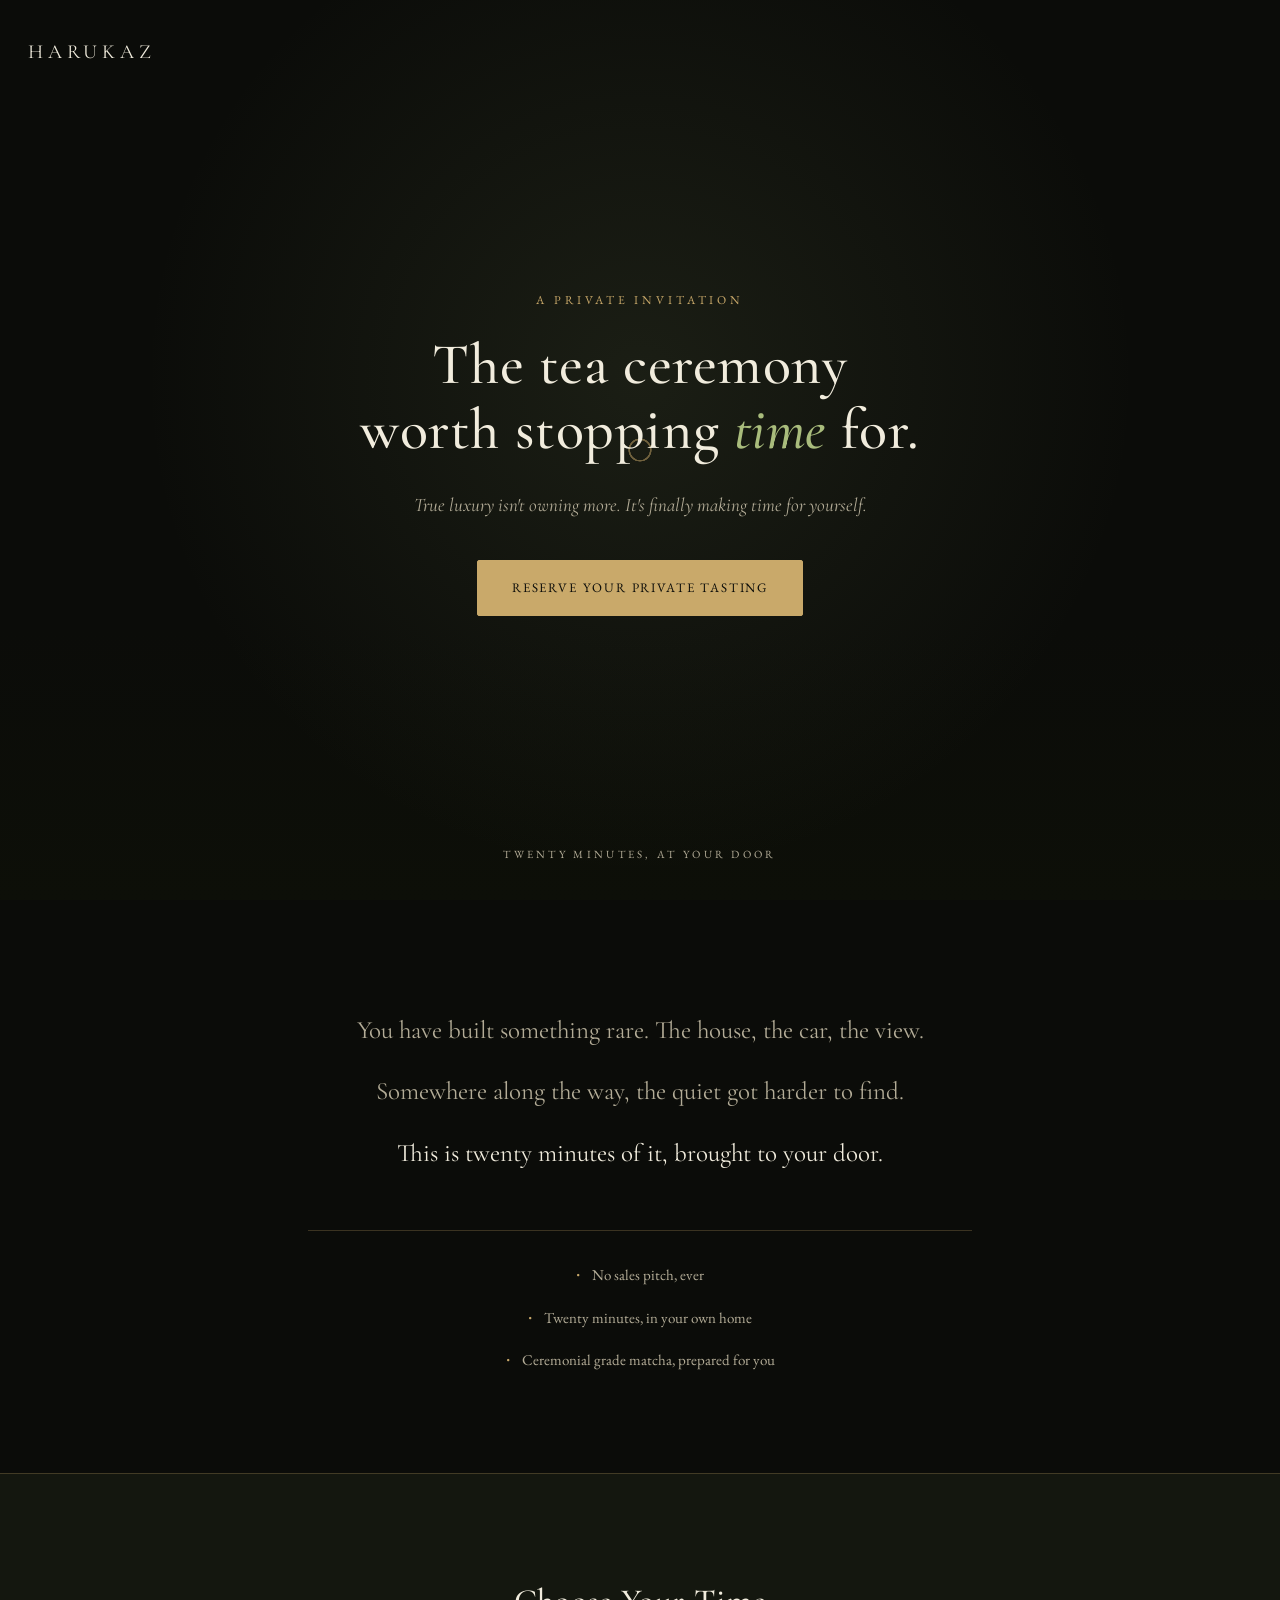
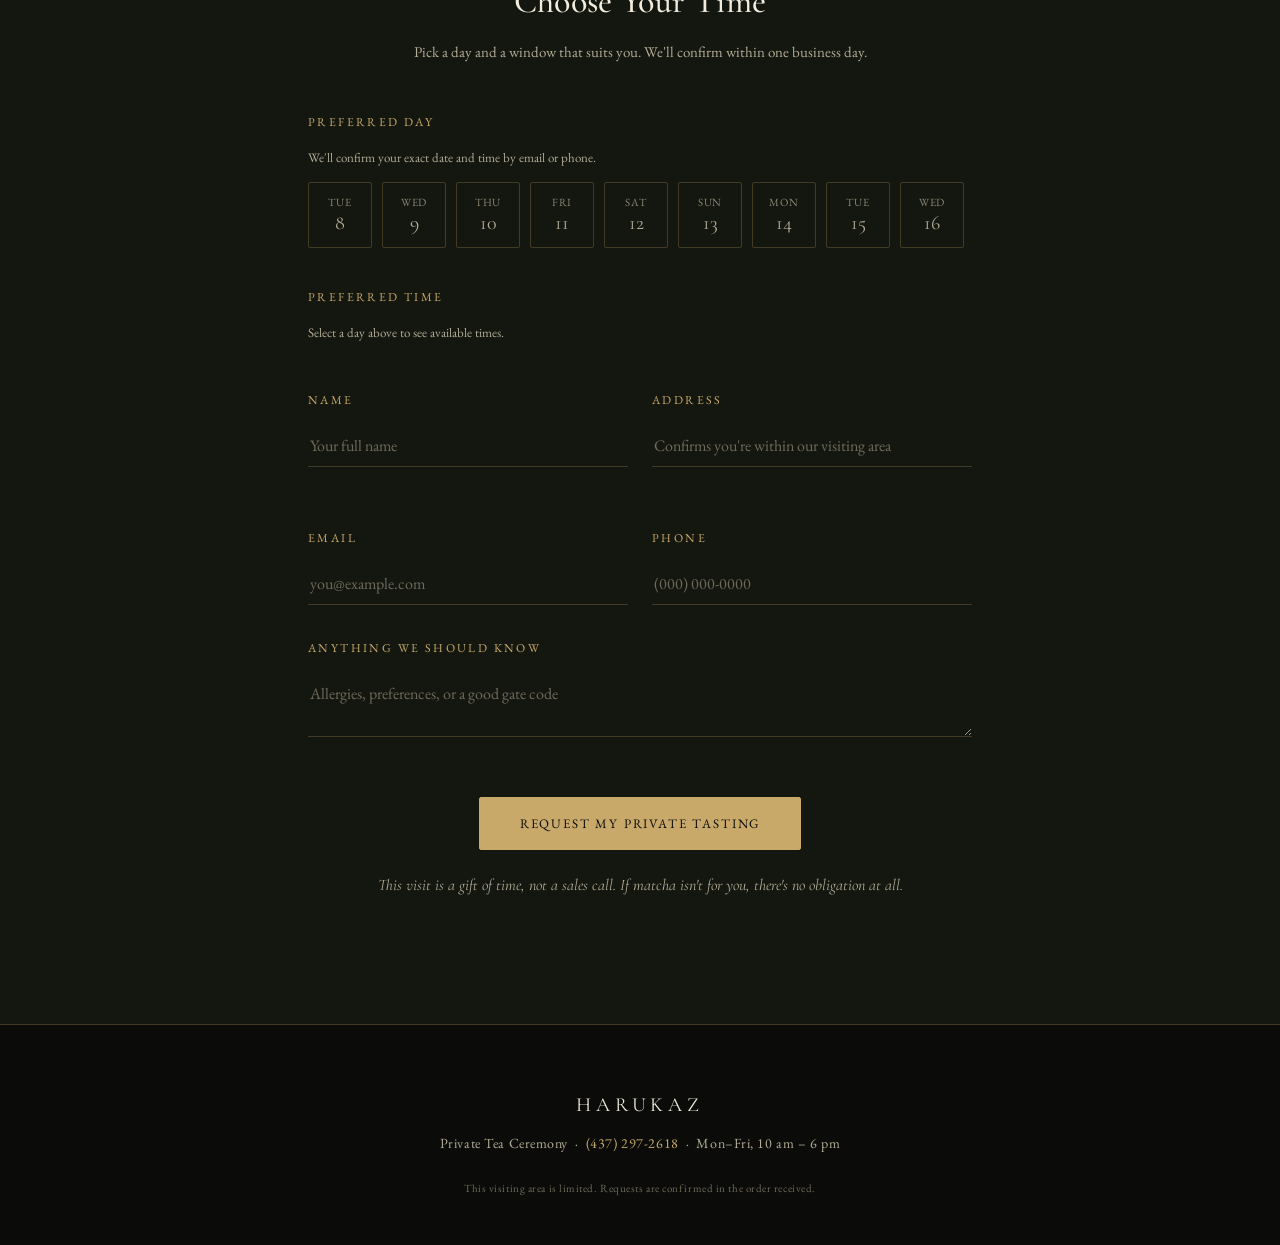
<file: private-tasting.html>
<!DOCTYPE html>
<html lang="en">
<head>
<meta charset="UTF-8">
<meta name="viewport" content="width=device-width, initial-scale=1.0">
<title>HARUKAZ — Private Tea Ceremony</title>
<link rel="preconnect" href="https://fonts.googleapis.com">
<link rel="preconnect" href="https://fonts.gstatic.com" crossorigin>
<link href="https://fonts.googleapis.com/css2?family=Cormorant+Garamond:ital,wght@0,400;0,500;0,600;1,400;1,500&family=EB+Garamond:ital,wght@0,400;0,500;1,400&display=swap" rel="stylesheet">
<style>
  :root{
    --ink:#0b0c09;
    --ink-soft:#14170f;
    --panel:#0f1109;
    --matcha:#7c8c5b;
    --matcha-bright:#a9bc7c;
    --gold:#c9a96a;
    --ivory:#f1ecdd;
    --ivory-dim:#b3ac97;
    --line: rgba(201,169,106,0.25);
    --radius: 2px;
  }

  *{ box-sizing:border-box; }

  html{ scroll-behavior:smooth; }

  body{
    margin:0;
    background:var(--ink);
    color:var(--ivory);
    font-family:'EB Garamond', serif;
    font-size:17px;
    line-height:1.65;
    -webkit-font-smoothing:antialiased;
  }

  h1,h2,h3,.display{
    font-family:'Cormorant Garamond', serif;
    font-weight:500;
    letter-spacing:0.01em;
  }

  .eyebrow{
    font-family:'EB Garamond', serif;
    text-transform:uppercase;
    letter-spacing:0.32em;
    font-size:12px;
    color:var(--gold);
  }

  a{ color:inherit; }

  .wrap{
    max-width:720px;
    margin:0 auto;
    padding:0 28px;
  }

  /* ---------- HERO ---------- */

  .hero{
    position:relative;
    min-height:100svh;
    display:flex;
    flex-direction:column;
    justify-content:space-between;
    overflow:hidden;
    background:
      radial-gradient(circle at 50% 42%, rgba(124,140,91,0.14), transparent 60%),
      linear-gradient(180deg, #0b0c09 0%, #0b0c09 70%, #0d0f08 100%);
  }

  .ripples{
    position:absolute;
    inset:0;
    display:flex;
    align-items:center;
    justify-content:center;
    pointer-events:none;
  }

  .ripples svg{ width:min(720px, 140vw); height:auto; opacity:0.5; }

  .ripples circle{
    fill:none;
    stroke:var(--gold);
    stroke-width:0.6;
    transform-origin:center;
    animation:ripple 7s ease-out infinite;
  }
  .ripples circle:nth-child(2){ animation-delay:1.6s; }
  .ripples circle:nth-child(3){ animation-delay:3.2s; }
  .ripples circle:nth-child(4){ animation-delay:4.8s; }

  @keyframes ripple{
    0%   { r:6;   opacity:0; }
    8%   { opacity:0.55; }
    100% { r:200; opacity:0; }
  }

  @media (prefers-reduced-motion: reduce){
    .ripples circle{ animation:none; opacity:0.18; }
  }

  .hero-top{
    padding:36px 28px 0;
    display:flex;
    justify-content:space-between;
    align-items:center;
  }

  .brandmark{
    font-family:'Cormorant Garamond', serif;
    font-size:20px;
    letter-spacing:0.24em;
    color:var(--ivory);
  }

  .hero-body{
    position:relative;
    z-index:2;
    text-align:center;
    padding:0 28px;
  }

  .hero-body .eyebrow{ display:block; margin-bottom:22px; }

  .hero-body h1{
    font-size:clamp(34px, 7vw, 58px);
    line-height:1.12;
    margin:0 auto 26px;
    max-width:11.5em;
    color:var(--ivory);
  }

  .hero-body h1 em{
    font-style:italic;
    color:var(--matcha-bright);
  }

  .quote{
    font-family:'Cormorant Garamond', serif;
    font-style:italic;
    font-size:19px;
    color:var(--ivory-dim);
    max-width:30em;
    margin:0 auto 40px;
  }

  .cta{
    display:inline-block;
    font-family:'EB Garamond', serif;
    letter-spacing:0.14em;
    text-transform:uppercase;
    font-size:13px;
    color:var(--ink);
    background:var(--gold);
    padding:16px 34px;
    border-radius:var(--radius);
    text-decoration:none;
    border:1px solid var(--gold);
    transition:background 0.25s ease, color 0.25s ease;
  }

  .cta:hover{ background:transparent; color:var(--gold); }
  .cta:focus-visible{ outline:2px solid var(--matcha-bright); outline-offset:4px; }

  .hero-bottom{
    position:relative;
    z-index:2;
    text-align:center;
    padding:0 0 34px;
  }

  .scroll-cue{
    font-size:11px;
    letter-spacing:0.3em;
    text-transform:uppercase;
    color:var(--ivory-dim);
  }

  /* ---------- NARRATIVE ---------- */

  .narrative{
    padding:110px 0 100px;
    text-align:center;
  }

  .narrative p{
    font-family:'Cormorant Garamond', serif;
    font-size:clamp(20px, 3vw, 25px);
    color:var(--ivory-dim);
    margin:0 0 20px;
  }

  .narrative p:last-of-type{ color:var(--ivory); }

  .trust{
    list-style:none;
    margin:56px 0 0;
    padding:32px 0 0;
    border-top:1px solid var(--line);
    display:grid;
    gap:18px;
  }

  .trust li{
    font-size:15px;
    color:var(--ivory-dim);
    display:flex;
    gap:12px;
    justify-content:center;
    align-items:baseline;
  }

  .trust li::before{
    content:"·";
    color:var(--gold);
    font-size:22px;
    line-height:0;
  }

  /* ---------- BOOKING ---------- */

  .booking{
    background:var(--ink-soft);
    padding:100px 0 110px;
    border-top:1px solid var(--line);
    border-bottom:1px solid var(--line);
  }

  .booking h2{
    text-align:center;
    font-size:clamp(26px,4vw,34px);
    margin:0 0 10px;
  }

  .booking .lede{
    text-align:center;
    color:var(--ivory-dim);
    font-size:15px;
    margin:0 0 48px;
  }

  .field-group{ margin-bottom:34px; }

  .field-label{
    display:block;
    font-size:12px;
    text-transform:uppercase;
    letter-spacing:0.2em;
    color:var(--gold);
    margin-bottom:14px;
  }

  .avail-status{
    font-size:13px;
    color:var(--ivory-dim);
    margin:0 0 14px;
  }

  .day-row{
    display:flex;
    gap:10px;
    overflow-x:auto;
    padding-bottom:6px;
    -webkit-overflow-scrolling:touch;
  }

  .chip{
    flex:0 0 auto;
    background:transparent;
    border:1px solid var(--line);
    color:var(--ivory-dim);
    font-family:'EB Garamond', serif;
    font-size:14px;
    padding:12px 16px;
    border-radius:var(--radius);
    cursor:pointer;
    text-align:center;
    min-width:64px;
    transition:border-color 0.2s ease, color 0.2s ease, background 0.2s ease;
  }

  .chip .d{ display:block; font-size:11px; letter-spacing:0.08em; text-transform:uppercase; opacity:0.75; }
  .chip .n{ display:block; font-family:'Cormorant Garamond', serif; font-size:20px; margin-top:2px; color:inherit; }

  .chip[aria-pressed="true"]{
    border-color:var(--gold);
    color:var(--ivory);
    background:rgba(201,169,106,0.08);
  }

  .chip.unavailable{
    opacity:0.32;
    cursor:not-allowed;
  }

  .chip:focus-visible{ outline:2px solid var(--matcha-bright); outline-offset:2px; }

  .slot-row{
    display:grid;
    grid-template-columns:repeat(auto-fit, minmax(110px, 1fr));
    gap:10px;
  }

  .slot{
    background:transparent;
    border:1px solid var(--line);
    color:var(--ivory-dim);
    font-family:'EB Garamond', serif;
    font-size:14px;
    padding:13px 10px;
    border-radius:var(--radius);
    cursor:pointer;
    transition:border-color 0.2s ease, color 0.2s ease, background 0.2s ease;
  }

  .slot[aria-pressed="true"]{
    border-color:var(--matcha-bright);
    color:var(--ivory);
    background:rgba(124,140,91,0.12);
  }

  .slot:focus-visible{ outline:2px solid var(--matcha-bright); outline-offset:2px; }

  input[type="text"],
  input[type="email"],
  input[type="tel"],
  textarea{
    width:100%;
    background:transparent;
    border:none;
    border-bottom:1px solid var(--line);
    color:var(--ivory);
    font-family:'EB Garamond', serif;
    font-size:16px;
    padding:10px 2px;
    transition:border-color 0.2s ease;
  }

  input::placeholder, textarea::placeholder{ color:#6f6a5b; }

  input:focus, textarea:focus{
    outline:none;
    border-color:var(--gold);
  }

  textarea{ resize:vertical; min-height:64px; }

  .grid-2{
    display:grid;
    grid-template-columns:1fr 1fr;
    gap:28px 24px;
  }

  @media (max-width:560px){
    .grid-2{ grid-template-columns:1fr; }
  }

  .submit-row{
    text-align:center;
    margin-top:52px;
  }

  .submit-btn{
    font-family:'EB Garamond', serif;
    letter-spacing:0.14em;
    text-transform:uppercase;
    font-size:13px;
    color:var(--ink);
    background:var(--gold);
    padding:17px 40px;
    border-radius:var(--radius);
    border:1px solid var(--gold);
    cursor:pointer;
    transition:background 0.25s ease, color 0.25s ease;
  }

  .submit-btn:hover{ background:transparent; color:var(--gold); }
  .submit-btn:focus-visible{ outline:2px solid var(--matcha-bright); outline-offset:4px; }

  .reassure{
    text-align:center;
    color:var(--ivory-dim);
    font-family:'Cormorant Garamond', serif;
    font-style:italic;
    font-size:16px;
    margin-top:22px;
  }

  .confirm{
    display:none;
    text-align:center;
    padding:40px 0 0;
  }

  .confirm.show{ display:block; }

  .confirm h3{
    font-size:26px;
    color:var(--matcha-bright);
    margin:0 0 12px;
  }

  .confirm p{ color:var(--ivory-dim); font-size:15px; }

  .confirm .redirect-note{
    margin-top:24px;
    font-size:13px;
    color:var(--ivory-dim);
  }

  .confirm .redirect-note #countdown{
    color:var(--gold);
    font-weight:600;
  }

  .booking-form.hide,
  .booking-intro.hide{ display:none; }

  /* ---------- FOOTER ---------- */

  footer{
    padding:64px 0 48px;
    text-align:center;
  }

  footer .brandmark{ display:block; margin-bottom:10px; }

  footer .contact{
    color:var(--ivory-dim);
    font-size:14px;
    letter-spacing:0.04em;
  }

  footer .contact a{ color:var(--gold); text-decoration:none; }

  footer .fine{
    margin-top:24px;
    font-size:11px;
    color:#6f6a5b;
    letter-spacing:0.05em;
  }
</style>
</head>
<body>

<section class="hero">
  <div class="ripples" aria-hidden="true">
    <svg viewBox="0 0 400 400">
      <circle cx="200" cy="200" r="6"></circle>
      <circle cx="200" cy="200" r="6"></circle>
      <circle cx="200" cy="200" r="6"></circle>
      <circle cx="200" cy="200" r="6"></circle>
    </svg>
  </div>

  <div class="hero-top">
    <span class="brandmark">HARUKAZ</span>
  </div>

  <div class="hero-body">
    <span class="eyebrow">A Private Invitation</span>
    <h1>The tea ceremony<br>worth stopping <em>time</em> for.</h1>
    <p class="quote">True luxury isn't owning more. It's finally making time for yourself.</p>
    <a href="#booking" class="cta">Reserve Your Private Tasting</a>
  </div>

  <div class="hero-bottom">
    <span class="scroll-cue">Twenty minutes, at your door</span>
  </div>
</section>

<section class="narrative">
  <div class="wrap">
    <p>You have built something rare. The house, the car, the view.</p>
    <p>Somewhere along the way, the quiet got harder to find.</p>
    <p>This is twenty minutes of it, brought to your door.</p>

    <ul class="trust">
      <li>No sales pitch, ever</li>
      <li>Twenty minutes, in your own home</li>
      <li>Ceremonial grade matcha, prepared for you</li>
    </ul>
  </div>
</section>

<section class="booking" id="booking">
  <div class="wrap">
    <div class="booking-intro" id="bookingIntro">
      <h2>Choose Your Time</h2>
      <p class="lede">Pick a day and a window that suits you. We'll confirm within one business day.</p>
    </div>

    <form class="booking-form" id="bookingForm">
      <div class="field-group">
        <span class="field-label">Preferred Day</span>
        <p class="avail-status" id="availStatus">Loading availability…</p>
        <div class="day-row" id="dayRow" role="group" aria-label="Select a day"></div>
      </div>

      <div class="field-group">
        <span class="field-label">Preferred Time</span>
        <p class="avail-status" id="slotStatus">Select a day above to see available times.</p>
        <div class="slot-row" id="slotRow" role="group" aria-label="Select a time"></div>
      </div>

      <div class="grid-2">
        <div class="field-group">
          <span class="field-label">Name</span>
          <input type="text" name="name" placeholder="Your full name" required>
        </div>
        <div class="field-group">
          <span class="field-label">Address</span>
          <input type="text" name="address" placeholder="Confirms you're within our visiting area" required>
        </div>
        <div class="field-group">
          <span class="field-label">Email</span>
          <input type="email" name="email" placeholder="you@example.com" required>
        </div>
        <div class="field-group">
          <span class="field-label">Phone</span>
          <input type="tel" name="phone" placeholder="(000) 000-0000">
        </div>
      </div>

      <div class="field-group">
        <span class="field-label">Anything We Should Know</span>
        <textarea name="notes" placeholder="Allergies, preferences, or a good gate code"></textarea>
      </div>

      <div class="submit-row">
        <button type="submit" class="submit-btn">Request My Private Tasting</button>
        <p class="reassure">This visit is a gift of time, not a sales call. If matcha isn't for you, there's no obligation at all.</p>
      </div>
    </form>

    <div class="confirm" id="confirmMsg">
      <h3>Thank you.</h3>
      <p>Your request has been received. We'll reach out within one business day to confirm your visit.</p>
      <p class="redirect-note">You will be automatically redirected to our homepage in <span id="countdown">15</span> seconds.</p>
    </div>
  </div>
</section>

<footer>
  <span class="brandmark">HARUKAZ</span>
  <div class="contact">
    Private Tea Ceremony &nbsp;·&nbsp; <a href="tel:+14372972618">(437) 297-2618</a> &nbsp;·&nbsp; Mon–Fri, 10 am – 6 pm
  </div>
  <div class="fine">This visiting area is limited. Requests are confirmed in the order received.</div>
</footer>

<script>
  // ---------- Calendar: connects to the same booking Worker as home-visit.html ----------
  // Same Google Calendar, same Worker — so blocking time in either page keeps both in sync.
  const AVAILABILITY_ENDPOINT = 'https://harukaz-booking-management.ringo144516.workers.dev';
  const TZ = 'America/Toronto';

  const LEAD_DAYS = 3;     // minimum notice required before a visit (today + 3, not today or tomorrow)
  const WINDOW_DAYS = 14;  // how many days of choices to offer after the lead time

  const dayRow = document.getElementById('dayRow');
  const availStatus = document.getElementById('availStatus');
  const slotRow = document.getElementById('slotRow');
  const slotStatus = document.getElementById('slotStatus');
  const dayNames = ['Sun','Mon','Tue','Wed','Thu','Fri','Sat'];

  const today = new Date();
  today.setHours(0,0,0,0);

  let selectedDay = null;
  let selectedSlot = null;

  function isoDate(d){
    const y = d.getFullYear();
    const m = String(d.getMonth() + 1).padStart(2,'0');
    const day = String(d.getDate()).padStart(2,'0');
    return `${y}-${m}-${day}`;
  }

  const toDateStr = iso => new Intl.DateTimeFormat('en-CA', {
    timeZone: TZ, year: 'numeric', month: '2-digit', day: '2-digit'
  }).format(new Date(iso));

  const candidates = [];
  for(let i = LEAD_DAYS; i < LEAD_DAYS + WINDOW_DAYS; i++){
    const d = new Date(today);
    d.setDate(today.getDate() + i);
    candidates.push(d);
  }

  function renderChips(byDate){
    // byDate === null means "we don't know yet / couldn't load live data",
    // so every candidate day is offered as requestable and confirmed by hand.
    dayRow.innerHTML = '';
    candidates.forEach(d => {
      const key = isoDate(d);
      const daySlots = byDate ? (byDate.get(key) || []) : null;
      const open = byDate ? daySlots.length > 0 : true;
      const chip = document.createElement('button');
      chip.type = 'button';
      chip.className = 'chip' + (open ? '' : ' unavailable');
      chip.setAttribute('aria-pressed','false');
      chip.dataset.date = key;
      if(!open){
        chip.disabled = true;
        chip.setAttribute('aria-disabled','true');
      }
      chip.innerHTML = `<span class="d">${dayNames[d.getDay()]}</span><span class="n">${d.getDate()}</span>`;
      if(open){
        chip.addEventListener('click', () => {
          document.querySelectorAll('.chip').forEach(c => c.setAttribute('aria-pressed','false'));
          chip.setAttribute('aria-pressed','true');
          selectedDay = key;
          selectedSlot = null;
          renderSlots(daySlots || []);
        });
      }
      dayRow.appendChild(chip);
    });
  }

  function renderSlots(daySlots){
    slotRow.innerHTML = '';
    if(!daySlots.length){
      slotStatus.textContent = 'No times available on this day — please choose another.';
      return;
    }
    slotStatus.textContent = 'Tap a time to select it.';
    daySlots.forEach(s => {
      const time = new Date(s.start).toLocaleTimeString('en-CA', {
        timeZone: TZ, hour: 'numeric', minute: '2-digit', hour12: true
      });
      const btn = document.createElement('button');
      btn.type = 'button';
      btn.className = 'slot';
      btn.setAttribute('aria-pressed','false');
      btn.textContent = time;
      btn.addEventListener('click', () => {
        document.querySelectorAll('.slot').forEach(b => b.setAttribute('aria-pressed','false'));
        btn.setAttribute('aria-pressed','true');
        selectedSlot = { label: time, startISO: s.start, endISO: s.end };
      });
      slotRow.appendChild(btn);
    });
  }

  // Show every candidate as tentatively selectable while we wait on the live data.
  renderChips(null);

  fetch(AVAILABILITY_ENDPOINT)
    .then(res => res.ok ? res.json() : Promise.reject(new Error('Availability request failed: ' + res.status)))
    .then(data => {
      const slots = data.slots || [];
      const byDate = new Map();
      slots.forEach(s => {
        const key = toDateStr(s.start);
        if(!byDate.has(key)) byDate.set(key, []);
        byDate.get(key).push(s);
      });
      availStatus.textContent = 'Highlighted dates are open. Tap to choose your day.';
      renderChips(byDate);
    })
    .catch(err => {
      console.warn('Could not load live availability from the booking Worker:', err);
      availStatus.textContent = "We'll confirm your exact date and time by email or phone.";
      renderChips(null);
    });

  // ---------- Submission and homepage redirect ----------
  document.getElementById('bookingForm').addEventListener('submit', function(e){
    e.preventDefault();

    if(!selectedDay || !selectedSlot){
      alert('Please choose a day and a time before submitting.');
      return;
    }

    // selectedDay / selectedSlot hold the chosen date (YYYY-MM-DD) and time window.
    // NOTE: this still needs to be wired to actually send the request (to the booking
    // Worker, an email webhook, etc.) so the practitioner receives it.
    this.classList.add('hide');
    document.getElementById('bookingIntro').classList.add('hide');

    const confirmMsg = document.getElementById('confirmMsg');
    confirmMsg.classList.add('show');
    confirmMsg.scrollIntoView({behavior:'smooth', block:'center'});

    let seconds = 15;
    const countdownEl = document.getElementById('countdown');
    const redirectTimer = setInterval(() => {
      seconds -= 1;
      if(countdownEl) countdownEl.textContent = seconds;
      if(seconds <= 0){
        clearInterval(redirectTimer);
        window.location.href = 'https://harukazwellness.com/';
      }
    }, 1000);
  });
</script>

</body>
</html>
</file>
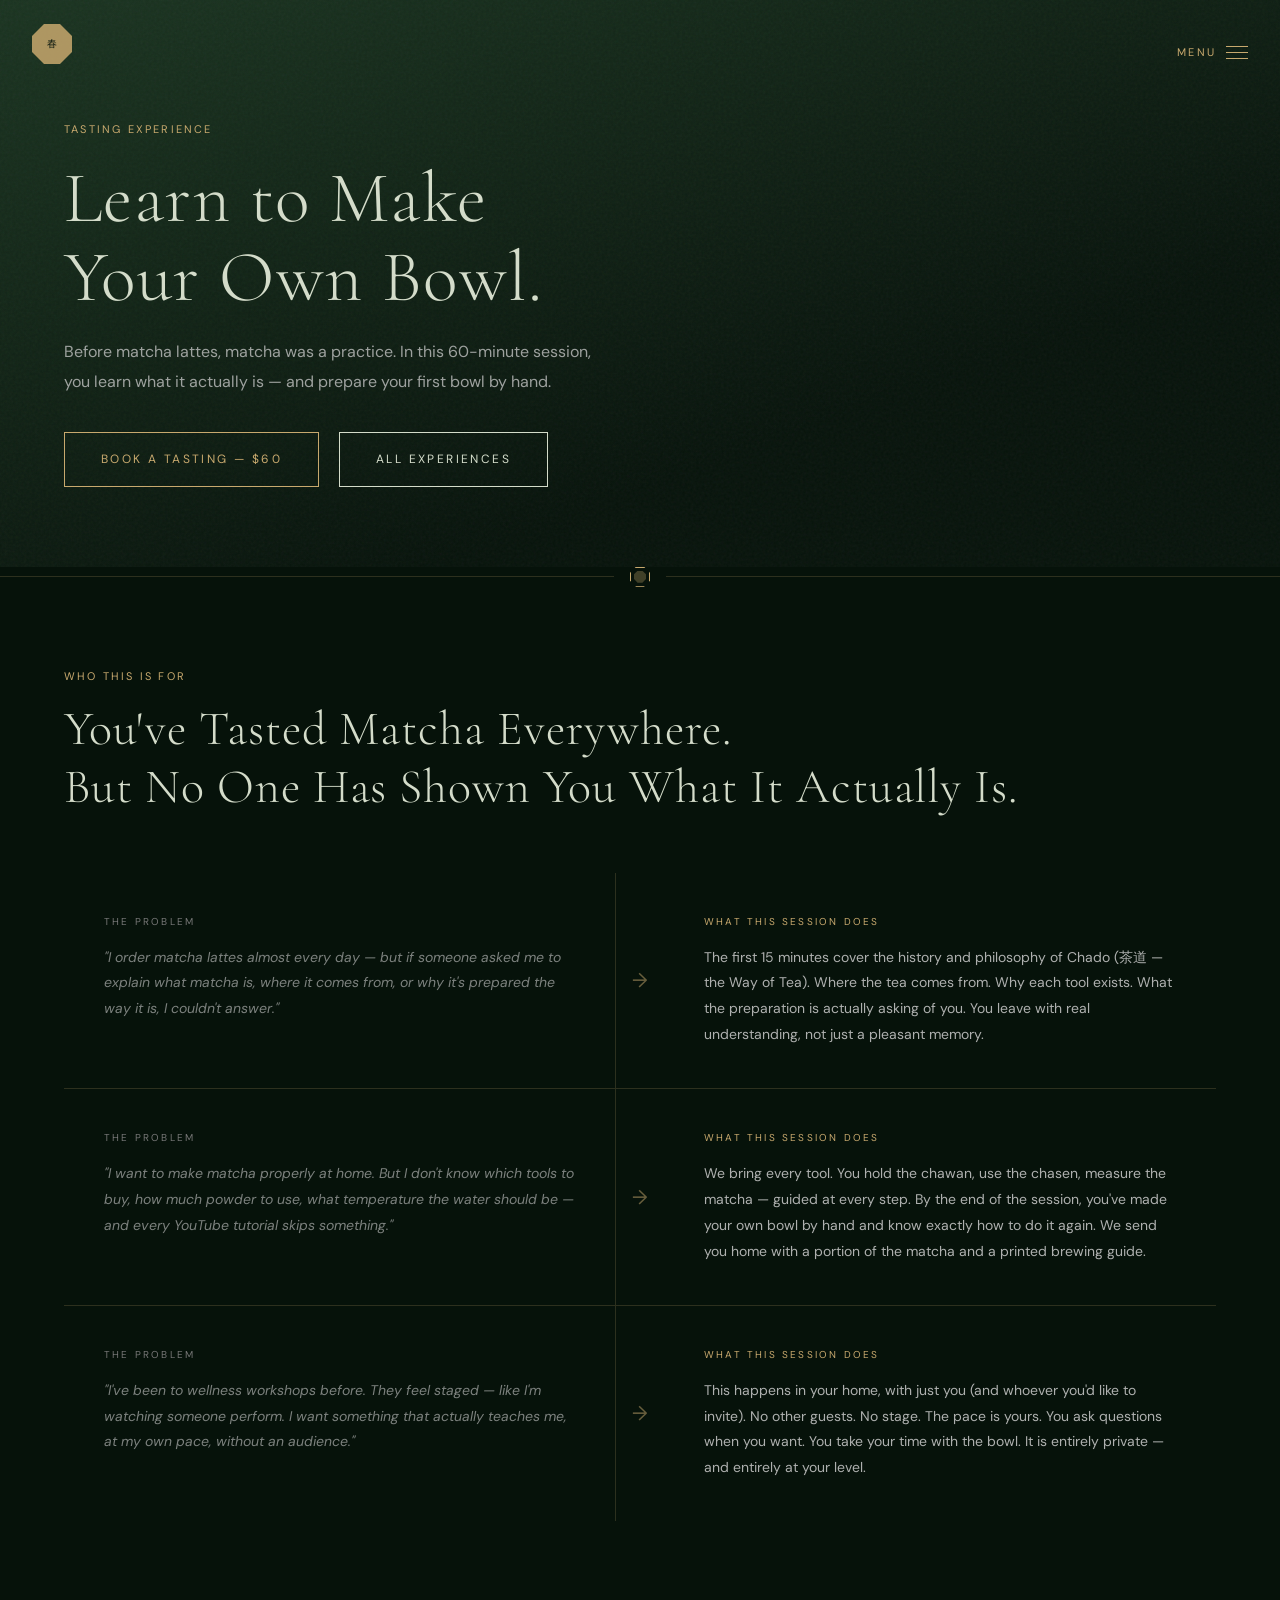
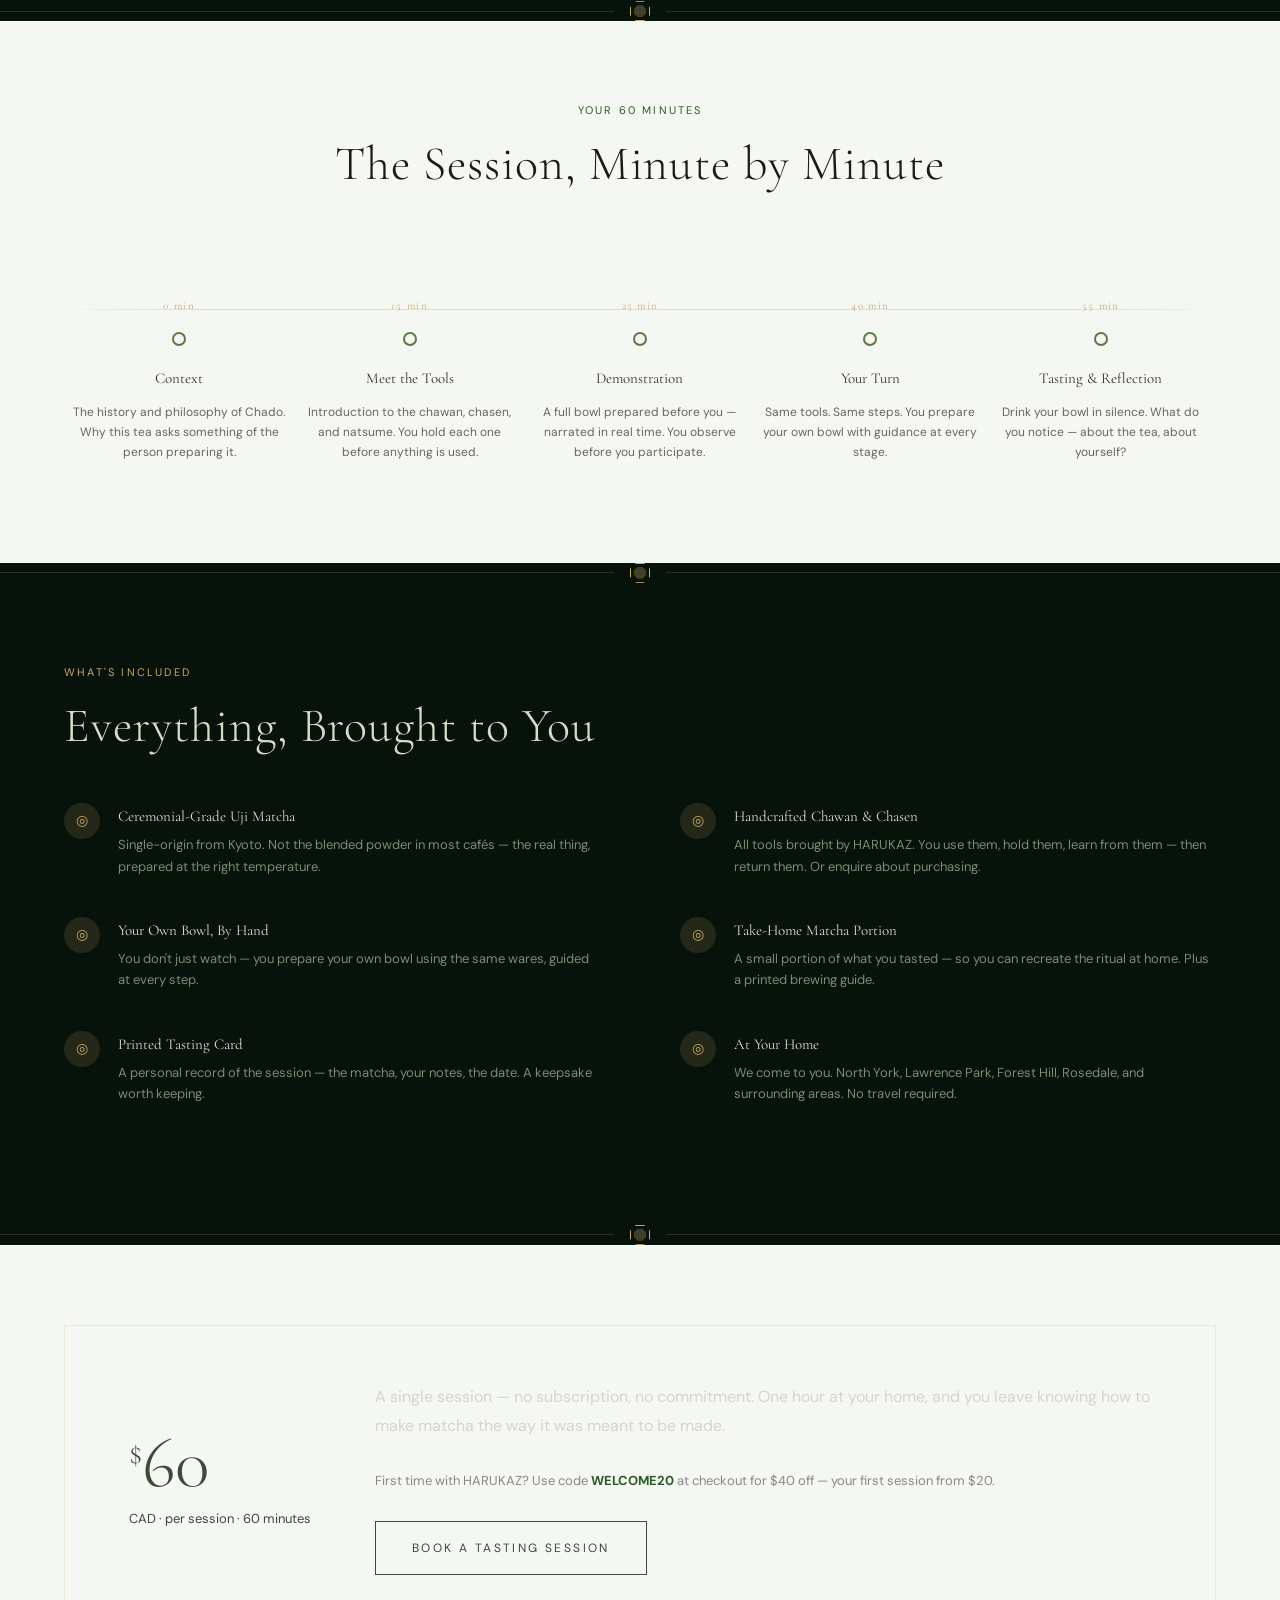
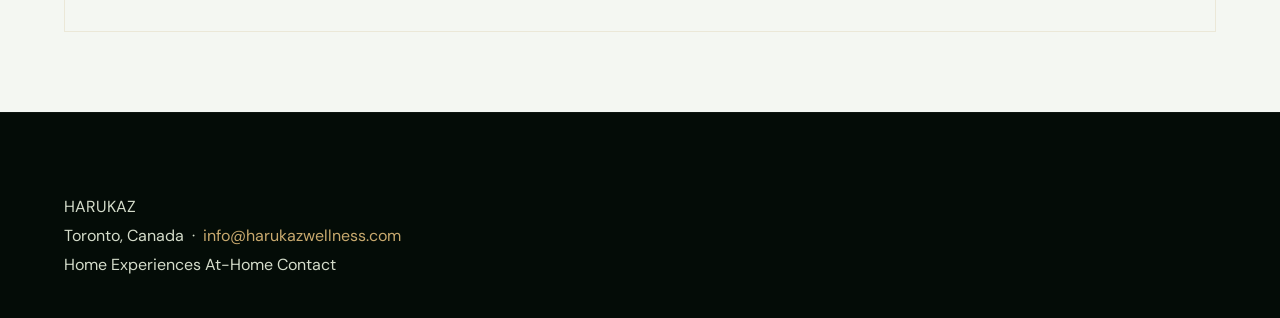
<file: tasting.html>
<!DOCTYPE html>
<html lang="en">
<head>
  <meta charset="UTF-8">
  <meta name="viewport" content="width=device-width, initial-scale=1.0">
  <title>At-Home Tasting Experience — HARUKAZ</title>
  <meta name="description" content="A 60-minute guided matcha tasting ceremony delivered to your home in Toronto. Learn the art of Chado — prepare your own bowl under guidance.">
  <link rel="icon" type="image/png" href="assets/Harukaz.png">
  <link rel="stylesheet" href="style.css">
  <style>
    /* ── PAIN POINT SECTION ── */
    .pain-grid {
      display: grid;
      grid-template-columns: repeat(3, 1fr);
      gap: 1px;
      background: var(--border);
      margin-bottom: 64px;
    }
    .pain-card {
      background: var(--card-1);
      padding: 40px 32px;
    }
    .pain-card__icon {
      font-size: 22px;
      margin-bottom: 16px;
      display: block;
      opacity: 0.7;
    }
    .pain-card__q {
      font-family: var(--font-display);
      font-size: 17px; color: #ddd;
      margin-bottom: 10px; line-height: 1.45;
    }
    .pain-card__a { font-size: 13px; color: var(--text-muted); line-height: 1.75; }

    /* ── TIMELINE ── */
    .session-timeline { position: relative; padding: 40px 0 20px; }
    .tl-track {
      position: absolute; top: 52px; left: 0; right: 0; height: 1px;
      background: linear-gradient(90deg, transparent 0%, var(--gold) 10%, var(--gold) 90%, transparent 100%);
      opacity: 0.35;
    }
    .tl-steps {
      display: grid; grid-template-columns: repeat(5, 1fr);
      position: relative;
    }
    .tl-step { display: flex; flex-direction: column; align-items: center; text-align: center; padding: 0 8px; }
    .tl-time {
      font-size: 11px; letter-spacing: 0.12em; color: var(--gold);
      margin-bottom: 16px; font-family: var(--font-display);
    }
    .tl-dot {
      width: 14px; height: 14px; border-radius: 50%;
      border: 2px solid var(--gold); background: var(--bg-dark);
      margin-bottom: 20px; position: relative; z-index: 1;
      transition: background 0.3s;
    }
    .tl-step:hover .tl-dot { background: var(--gold); }
    .tl-label { font-family: var(--font-display); font-size: 15px; color: #ddd; margin-bottom: 10px; }
    .tl-desc { font-size: 12px; color: var(--text-muted); line-height: 1.7; }

    /* ── WHAT'S INCLUDED ── */
    .includes-grid {
      display: grid;
      grid-template-columns: 1fr 1fr;
      gap: 40px 80px;
      margin: 40px 0;
    }
    .includes-item {
      display: flex; gap: 18px; align-items: flex-start;
    }
    .includes-item__icon {
      width: 36px; height: 36px; border-radius: 50%;
      background: var(--gold-dim); display: flex; align-items: center; justify-content: center;
      flex-shrink: 0; font-size: 14px; color: var(--gold);
    }
    .includes-item__title { font-family: var(--font-display); font-size: 15px; color: #ddd; margin-bottom: 4px; }
    .includes-item__desc { font-size: 13px; color: var(--text-muted); line-height: 1.65; }

    /* ── PRICE BOX ── */
    .price-box {
      border: 1px solid var(--border);
      padding: 56px 64px;
      display: flex; gap: 64px; align-items: center;
    }
    .price-box__num {
      font-family: var(--font-display); font-size: 72px; font-weight: 300;
      color: #fff; line-height: 1; white-space: nowrap;
    }
    .price-box__num span { font-size: 32px; vertical-align: top; margin-top: 10px; display: inline-block; }
    .price-box__per { font-size: 13px; color: var(--text-muted); margin-top: 8px; }
    .price-box__detail { flex: 1; }
    .price-box__detail p { color: rgba(204,204,204,0.8); line-height: 1.85; margin-bottom: 28px; }

    @media (max-width: 900px) {
      .pain-grid { grid-template-columns: 1fr; }
      .includes-grid { grid-template-columns: 1fr; gap: 28px; }
      .price-box { flex-direction: column; gap: 32px; padding: 40px 28px; }
    }
    @media (max-width: 768px) {
      .tl-track { display: none; }
      .tl-steps { grid-template-columns: 1fr; gap: 32px; }
      .tl-step { flex-direction: row; text-align: left; align-items: flex-start; gap: 20px; }
      .tl-dot { flex-shrink: 0; margin-top: 4px; margin-bottom: 0; }
      .tl-time { display: none; }
    }
  </style>
</head>
<body>

<!-- Nav -->
<nav id="nav-persistent">
  <a href="index.html" class="nav-logo-mark" aria-label="HARUKAZ Home">
    <div class="logo-placeholder" aria-hidden="true">春</div>
  </a>
  <button id="nav-toggle" class="nav-toggle" aria-label="Toggle navigation">
    <span class="toggle-text">MENU</span>
    <span class="hamburger" aria-hidden="true"><span></span><span></span><span></span></span>
  </button>
</nav>
<div id="nav-overlay" role="dialog" aria-modal="true">
  <div class="nav-overlay__logo" aria-hidden="true"><img src="assets/Harukaz.png" alt="HARUKAZ"></div>
  <ul class="nav-overlay__links">
    <li><a href="index.html">HOME</a></li>
    <li><a href="services.html">EXPERIENCES</a></li>
    <li><a href="corporate.html">CORPORATE</a></li>
    <li><a href="tea.html">TEA LIBRARY</a></li>
    <li><a href="book.html">BOOK</a></li>
    <li><a href="about.html">ABOUT</a></li>
    <li><a href="contact.html">CONTACT</a></li>
    <li><a href="home-visit.html">AT-HOME</a></li>
  </ul>
</div>

<!-- Hero -->
<header class="page-hero" style="min-height:56vh;">
  <div class="container">
    <div class="label reveal">TASTING EXPERIENCE</div>
    <h1 class="reveal reveal-delay-1">Learn to Make<br>Your Own Bowl.</h1>
    <p style="max-width:540px;color:rgba(204,204,204,0.75);margin-top:20px;line-height:1.85;" class="reveal reveal-delay-2">
      Before matcha lattes, matcha was a practice. In this 60-minute session, you learn what it actually is — and prepare your first bowl by hand.
    </p>
    <div style="margin-top:36px;" class="reveal reveal-delay-2">
      <a href="home-visit.html" class="btn btn--gold" style="margin-right:16px;">Book a Tasting — $60</a>
      <a href="services.html" class="btn btn--ghost">All Experiences</a>
    </div>
  </div>
</header>

<div class="divider"><div class="divider__line"></div><div class="divider__octagon"></div><div class="divider__line"></div></div>

<!-- Pain Points & Solutions -->
<section class="section section--dark" style="padding:80px 0;">
  <div class="container">
    <div class="section-header reveal" style="margin-bottom:56px;">
      <div class="label">WHO THIS IS FOR</div>
      <h2>You've Tasted Matcha Everywhere.<br>But No One Has Shown You What It Actually Is.</h2>
    </div>

    <div class="ps-grid reveal">

      <div class="ps-block">
        <div class="ps-problem">
          <p class="ps-tag">The Problem</p>
          <p class="ps-text">"I order matcha lattes almost every day — but if someone asked me to explain what matcha is, where it comes from, or why it's prepared the way it is, I couldn't answer."</p>
        </div>
        <div class="ps-arrow">→</div>
        <div class="ps-solution">
          <p class="ps-tag">What This Session Does</p>
          <p class="ps-text">The first 15 minutes cover the history and philosophy of Chado (茶道 — the Way of Tea). Where the tea comes from. Why each tool exists. What the preparation is actually asking of you. You leave with real understanding, not just a pleasant memory.</p>
        </div>
      </div>

      <div class="ps-block">
        <div class="ps-problem">
          <p class="ps-tag">The Problem</p>
          <p class="ps-text">"I want to make matcha properly at home. But I don't know which tools to buy, how much powder to use, what temperature the water should be — and every YouTube tutorial skips something."</p>
        </div>
        <div class="ps-arrow">→</div>
        <div class="ps-solution">
          <p class="ps-tag">What This Session Does</p>
          <p class="ps-text">We bring every tool. You hold the chawan, use the chasen, measure the matcha — guided at every step. By the end of the session, you've made your own bowl by hand and know exactly how to do it again. We send you home with a portion of the matcha and a printed brewing guide.</p>
        </div>
      </div>

      <div class="ps-block">
        <div class="ps-problem">
          <p class="ps-tag">The Problem</p>
          <p class="ps-text">"I've been to wellness workshops before. They feel staged — like I'm watching someone perform. I want something that actually teaches me, at my own pace, without an audience."</p>
        </div>
        <div class="ps-arrow">→</div>
        <div class="ps-solution">
          <p class="ps-tag">What This Session Does</p>
          <p class="ps-text">This happens in your home, with just you (and whoever you'd like to invite). No other guests. No stage. The pace is yours. You ask questions when you want. You take your time with the bowl. It is entirely private — and entirely at your level.</p>
        </div>
      </div>

    </div>
  </div>
</section>

<style>
.ps-grid { display: flex; flex-direction: column; gap: 1px; background: var(--border); }
.ps-block {
  display: grid; grid-template-columns: 1fr 48px 1fr;
  background: var(--bg-dark);
}
.ps-problem, .ps-solution { padding: 40px 40px; }
.ps-problem { border-right: 1px solid var(--border); }
.ps-arrow {
  display: flex; align-items: center; justify-content: center;
  font-size: 20px; color: var(--gold); opacity: 0.5;
}
.ps-tag {
  font-size: 10px; letter-spacing: 0.22em; text-transform: uppercase; margin-bottom: 14px;
}
.ps-problem .ps-tag { color: #777; }
.ps-solution .ps-tag { color: var(--gold); }
.ps-text { font-size: 14px; line-height: 1.85; }
.ps-problem .ps-text { color: rgba(204,204,204,0.6); font-style: italic; }
.ps-solution .ps-text { color: rgba(204,204,204,0.85); }
@media (max-width: 768px) {
  .ps-block { grid-template-columns: 1fr; }
  .ps-arrow { transform: rotate(90deg); height: 40px; }
  .ps-problem { border-right: none; border-bottom: 1px solid var(--border); }
}
</style>

<div class="divider"><div class="divider__line"></div><div class="divider__octagon"></div><div class="divider__line"></div></div>

<!-- 60-min Timeline -->
<section class="section section--light" style="padding:80px 0;">
  <div class="container">
    <div class="section-header section-header--centered reveal" style="margin-bottom:64px;">
      <div class="label">YOUR 60 MINUTES</div>
      <h2>The Session, Minute by Minute</h2>
    </div>
    <div class="session-timeline reveal">
      <div class="tl-track"></div>
      <div class="tl-steps">
        <div class="tl-step">
          <div class="tl-time">0 min</div>
          <div class="tl-dot" style="border-color:#5a7a4a;background:#f8f5f0;"></div>
          <div class="tl-label" style="color:#333;">Context</div>
          <div class="tl-desc" style="color:#666;">The history and philosophy of Chado. Why this tea asks something of the person preparing it.</div>
        </div>
        <div class="tl-step">
          <div class="tl-time">15 min</div>
          <div class="tl-dot" style="border-color:#5a7a4a;background:#f8f5f0;"></div>
          <div class="tl-label" style="color:#333;">Meet the Tools</div>
          <div class="tl-desc" style="color:#666;">Introduction to the chawan, chasen, and natsume. You hold each one before anything is used.</div>
        </div>
        <div class="tl-step">
          <div class="tl-time">25 min</div>
          <div class="tl-dot" style="border-color:#5a7a4a;background:#f8f5f0;"></div>
          <div class="tl-label" style="color:#333;">Demonstration</div>
          <div class="tl-desc" style="color:#666;">A full bowl prepared before you — narrated in real time. You observe before you participate.</div>
        </div>
        <div class="tl-step">
          <div class="tl-time">40 min</div>
          <div class="tl-dot" style="border-color:#5a7a4a;background:#f8f5f0;"></div>
          <div class="tl-label" style="color:#333;">Your Turn</div>
          <div class="tl-desc" style="color:#666;">Same tools. Same steps. You prepare your own bowl with guidance at every stage.</div>
        </div>
        <div class="tl-step">
          <div class="tl-time">55 min</div>
          <div class="tl-dot" style="border-color:#5a7a4a;background:#f8f5f0;"></div>
          <div class="tl-label" style="color:#333;">Tasting &amp; Reflection</div>
          <div class="tl-desc" style="color:#666;">Drink your bowl in silence. What do you notice — about the tea, about yourself?</div>
        </div>
      </div>
    </div>
  </div>
</section>

<div class="divider"><div class="divider__line"></div><div class="divider__octagon"></div><div class="divider__line"></div></div>

<!-- What's included -->
<section class="section section--dark" style="padding:80px 0;">
  <div class="container">
    <div class="section-header reveal" style="margin-bottom:48px;">
      <div class="label">WHAT'S INCLUDED</div>
      <h2>Everything, Brought to You</h2>
    </div>
    <div class="includes-grid reveal">
      <div class="includes-item">
        <div class="includes-item__icon">◎</div>
        <div>
          <p class="includes-item__title">Ceremonial-Grade Uji Matcha</p>
          <p class="includes-item__desc">Single-origin from Kyoto. Not the blended powder in most cafés — the real thing, prepared at the right temperature.</p>
        </div>
      </div>
      <div class="includes-item">
        <div class="includes-item__icon">◎</div>
        <div>
          <p class="includes-item__title">Handcrafted Chawan &amp; Chasen</p>
          <p class="includes-item__desc">All tools brought by HARUKAZ. You use them, hold them, learn from them — then return them. Or enquire about purchasing.</p>
        </div>
      </div>
      <div class="includes-item">
        <div class="includes-item__icon">◎</div>
        <div>
          <p class="includes-item__title">Your Own Bowl, By Hand</p>
          <p class="includes-item__desc">You don't just watch — you prepare your own bowl using the same wares, guided at every step.</p>
        </div>
      </div>
      <div class="includes-item">
        <div class="includes-item__icon">◎</div>
        <div>
          <p class="includes-item__title">Take-Home Matcha Portion</p>
          <p class="includes-item__desc">A small portion of what you tasted — so you can recreate the ritual at home. Plus a printed brewing guide.</p>
        </div>
      </div>
      <div class="includes-item">
        <div class="includes-item__icon">◎</div>
        <div>
          <p class="includes-item__title">Printed Tasting Card</p>
          <p class="includes-item__desc">A personal record of the session — the matcha, your notes, the date. A keepsake worth keeping.</p>
        </div>
      </div>
      <div class="includes-item">
        <div class="includes-item__icon">◎</div>
        <div>
          <p class="includes-item__title">At Your Home</p>
          <p class="includes-item__desc">We come to you. North York, Lawrence Park, Forest Hill, Rosedale, and surrounding areas. No travel required.</p>
        </div>
      </div>
    </div>
  </div>
</section>

<div class="divider"><div class="divider__line"></div><div class="divider__octagon"></div><div class="divider__line"></div></div>

<!-- Price & CTA -->
<section class="section section--light" style="padding:80px 0;">
  <div class="container">
    <div class="price-box reveal">
      <div>
        <p class="price-box__num"><span>$</span>60</p>
        <p class="price-box__per">CAD · per session · 60 minutes</p>
      </div>
      <div class="price-box__detail">
        <p>A single session — no subscription, no commitment. One hour at your home, and you leave knowing how to make matcha the way it was meant to be made.</p>
        <p style="font-size:13px;color:#888;margin-bottom:28px;">First time with HARUKAZ? Use code <strong style="color:var(--matcha);">WELCOME20</strong> at checkout for $40 off — your first session from $20.</p>
        <a href="home-visit.html" class="btn btn--dark">Book a Tasting Session</a>
      </div>
    </div>
  </div>
</section>

<!-- Footer -->
<footer class="footer">
  <div class="container">
    <div class="footer__inner">
      <p class="footer__brand">HARUKAZ</p>
      <p>Toronto, Canada &nbsp;·&nbsp; <a href="mailto:info@harukazwellness.com" style="color:var(--gold);">info@harukazwellness.com</a></p>
      <nav class="footer__links">
        <a href="index.html">Home</a>
        <a href="services.html">Experiences</a>
        <a href="home-visit.html">At-Home</a>
        <a href="contact.html">Contact</a>
      </nav>
    </div>
  </div>
</footer>

<script src="main.js"></script>
</body>
</html>
</file>
<file: style.css>
/* ─────────────────────────────────────────────
   HARUKAZ — Global Stylesheet
   春風 · Matcha Meditation for Elevated Minds
   ───────────────────────────────────────────── */

@import url('https://fonts.googleapis.com/css2?family=Cormorant+Garamond:ital,wght@0,300;0,400;0,500;0,600;1,300;1,400;1,500&family=DM+Sans:wght@300;400;500&family=Noto+Serif+JP:wght@300;400;500&display=swap');

/* ── Reset & Base ── */
*, *::before, *::after { box-sizing: border-box; margin: 0; padding: 0; }

:root {
  --bg-dark:    #06120A;
  --bg-light:   #F4F7F2;
  --card-1:     #0D1F14;
  --card-2:     #162A1C;
  --gold:       #C8A96E;
  --gold-dim:   rgba(200,169,110,0.15);
  --red:        #C0392B;
  --matcha:     #2D5A27;
  --matcha-deep:#1A3320;
  --text-dark:  #D4DCCA;
  --text-light: #3D4A3A;
  --text-muted: #7A8C74;
  --border:     rgba(200,169,110,0.2);

  --font-display: 'Cormorant Garamond', Georgia, serif;
  --font-body:    'DM Sans', system-ui, sans-serif;
  --font-jp:      'Noto Serif JP', serif;

  --transition: 0.6s cubic-bezier(0.25, 0.46, 0.45, 0.94);
  --transition-fast: 0.3s ease;
}

html { scroll-behavior: smooth; font-size: 16px; }

body {
  font-family: var(--font-body);
  background: var(--bg-dark);
  color: var(--text-dark);
  line-height: 1.7;
  overflow-x: hidden;
}

img { display: block; max-width: 100%; height: auto; }
a { color: inherit; text-decoration: none; }
button { cursor: pointer; border: none; background: none; font-family: inherit; }

/* ── Typography Scale ── */
h1 { font-family: var(--font-display); font-size: clamp(48px, 8vw, 72px); font-weight: 300; letter-spacing: 0.02em; line-height: 1.1; }
h2 { font-family: var(--font-display); font-size: clamp(32px, 5vw, 48px); font-weight: 300; letter-spacing: 0.02em; line-height: 1.2; }
h3 { font-family: var(--font-display); font-size: clamp(20px, 3vw, 28px); font-weight: 400; line-height: 1.3; }
p  { font-size: 16px; line-height: 1.8; }

.label {
  font-family: var(--font-body);
  font-size: 11px;
  letter-spacing: 0.2em;
  text-transform: uppercase;
  color: var(--gold);
  display: flex;
  align-items: baseline;
  gap: 0.6em;
}
.label .jp {
  font-family: var(--font-jp);
  font-size: 12px;
  letter-spacing: 0.1em;
  text-transform: none;
}

.caption { font-size: 12px; letter-spacing: 0.05em; color: var(--text-muted); }

/* ── Layout Utilities ── */
.container { width: 100%; max-width: 1200px; margin: 0 auto; padding: 0 24px; }
.container--wide { max-width: 1400px; }
.container--narrow { max-width: 800px; }

.section { padding: 120px 0; }
.section--dark  { background: var(--bg-dark); color: var(--text-dark); }
.section--light { background: var(--bg-light); color: var(--text-light); }
.section--light .label { color: var(--matcha); }
.section--light h2, .section--light h3 { color: #1A1A1A; }
.section--light p { color: var(--text-light); }

/* ── Gold Divider ── */
.divider {
  display: flex;
  align-items: center;
  gap: 16px;
  margin: 0;
  overflow: hidden;
}
.divider__line { flex: 1; height: 1px; background: var(--border); }
.divider__octagon {
  width: 20px; height: 20px; flex-shrink: 0;
  display: inline-block;
  background: transparent;
  clip-path: polygon(30% 0%, 70% 0%, 100% 30%, 100% 70%, 70% 100%, 30% 100%, 0% 70%, 0% 30%);
  border: 1px solid var(--gold);
  position: relative;
}
.divider__octagon::after {
  content: '';
  position: absolute;
  inset: 3px;
  clip-path: polygon(30% 0%, 70% 0%, 100% 30%, 100% 70%, 70% 100%, 30% 100%, 0% 70%, 0% 30%);
  background: var(--gold);
  opacity: 0.3;
}

/* ── Octagon Motif ── */
.oct-frame {
  position: relative;
  padding: 32px 40px;
}
.oct-frame::before {
  content: '';
  position: absolute;
  inset: 0;
  clip-path: polygon(6% 0%, 94% 0%, 100% 6%, 100% 94%, 94% 100%, 6% 100%, 0% 94%, 0% 6%);
  border: 1px solid var(--border);
  pointer-events: none;
}

/* ── Navigation (Full-Screen Overlay) ── */
#nav-persistent {
  position: fixed;
  top: 0; left: 0; right: 0;
  z-index: 900;
  padding: 24px 32px;
  display: flex;
  justify-content: space-between;
  align-items: center;
  pointer-events: none;
  transition: background 0.5s ease, backdrop-filter 0.5s ease, padding 0.4s ease;
}
#nav-persistent.scrolled {
  background: rgba(6, 18, 10, 0.88);
  backdrop-filter: blur(14px);
  -webkit-backdrop-filter: blur(14px);
  padding: 16px 32px;
  border-bottom: 1px solid rgba(200, 169, 110, 0.12);
}
#nav-persistent > * { pointer-events: all; }

.nav-logo-mark {
  width: 56px; height: 56px;
  opacity: 0.85;
  transition: opacity var(--transition-fast);
}
.nav-logo-mark:hover { opacity: 1; }
.nav-logo-mark img { width: 100%; height: 100%; object-fit: contain; }

/* Overlay logo: invert white bg so it shows cleanly on dark overlay */
.nav-overlay__logo img {
  filter: invert(1);
  mix-blend-mode: screen;
}
.nav-logo-mark .logo-placeholder {
  width: 40px; height: 40px;
  clip-path: polygon(30% 0%, 70% 0%, 100% 30%, 100% 70%, 70% 100%, 30% 100%, 0% 70%, 0% 30%);
  background: var(--gold);
  display: flex; align-items: center; justify-content: center;
  font-family: var(--font-display);
  font-size: 10px;
  color: var(--bg-dark);
  letter-spacing: 0.05em;
}

.nav-toggle {
  font-family: var(--font-body);
  font-size: 11px;
  letter-spacing: 0.2em;
  text-transform: uppercase;
  color: var(--gold);
  display: flex;
  align-items: center;
  gap: 10px;
  transition: opacity var(--transition-fast);
  background: none;
  border: none;
  cursor: pointer;
}
.nav-toggle:hover { opacity: 0.7; }
.nav-toggle .hamburger {
  display: flex; flex-direction: column; gap: 5px;
}
.nav-toggle .hamburger span {
  display: block; width: 22px; height: 1px;
  background: var(--gold);
  transition: var(--transition-fast);
}
.nav-toggle.active .hamburger span:nth-child(1) { transform: translateY(6px) rotate(45deg); }
.nav-toggle.active .hamburger span:nth-child(2) { opacity: 0; }
.nav-toggle.active .hamburger span:nth-child(3) { transform: translateY(-6px) rotate(-45deg); }

/* Full-Screen Nav Overlay */
#nav-overlay {
  position: fixed;
  inset: 0;
  z-index: 800;
  background: rgba(4, 12, 7, 0.97);
  backdrop-filter: blur(12px);
  display: flex;
  flex-direction: column;
  align-items: center;
  justify-content: safe center;
  overflow-y: auto;
  padding: 32px 20px;
  opacity: 0;
  pointer-events: none;
  transition: opacity 0.5s ease;
}
#nav-overlay.open {
  opacity: 1;
  pointer-events: all;
}

.nav-overlay__logo {
  width: 180px;
  margin-bottom: 48px;
}
.nav-overlay__logo img { width: 100%; }
.nav-overlay__logo .logo-placeholder-lg {
  width: 180px; height: 180px;
  clip-path: polygon(30% 0%, 70% 0%, 100% 30%, 100% 70%, 70% 100%, 30% 100%, 0% 70%, 0% 30%);
  background: linear-gradient(135deg, var(--gold) 0%, #8B7340 100%);
  display: flex; align-items: center; justify-content: center;
  font-family: var(--font-display);
  font-size: 28px;
  font-weight: 300;
  color: var(--bg-dark);
  letter-spacing: 0.15em;
}

.nav-overlay__links {
  list-style: none;
  text-align: center;
}
.nav-overlay__links li {
  margin-bottom: 8px;
  transform: translateY(20px);
  opacity: 0;
  transition: opacity 0.4s ease, transform 0.4s ease;
}
#nav-overlay.open .nav-overlay__links li { opacity: 1; transform: translateY(0); }
#nav-overlay.open .nav-overlay__links li:nth-child(1) { transition-delay: 0.05s; }
#nav-overlay.open .nav-overlay__links li:nth-child(2) { transition-delay: 0.10s; }
#nav-overlay.open .nav-overlay__links li:nth-child(3) { transition-delay: 0.15s; }
#nav-overlay.open .nav-overlay__links li:nth-child(4) { transition-delay: 0.20s; }
#nav-overlay.open .nav-overlay__links li:nth-child(5) { transition-delay: 0.25s; }
#nav-overlay.open .nav-overlay__links li:nth-child(6) { transition-delay: 0.30s; }
#nav-overlay.open .nav-overlay__links li:nth-child(7) { transition-delay: 0.35s; }

.nav-overlay__links a {
  display: block;
  padding: 10px 24px;
  font-family: var(--font-display);
  font-size: clamp(36px, 5vw, 56px);
  font-weight: 300;
  color: var(--text-dark);
  letter-spacing: 0.05em;
  transition: color var(--transition-fast);
  line-height: 1.1;
}
.nav-overlay__links a:hover { color: var(--gold); }
.nav-overlay__links .nav-jp {
  display: block;
  font-family: var(--font-jp);
  font-size: 12px;
  letter-spacing: 0.15em;
  color: var(--text-muted);
  margin-top: -2px;
}

/* ── Hero Section ── */
.hero {
  min-height: 100vh;
  display: flex;
  align-items: center;
  justify-content: center;
  position: relative;
  overflow: hidden;
  background: linear-gradient(160deg, var(--matcha-deep) 0%, var(--bg-dark) 60%);
}

.hero__canvas {
  position: absolute;
  inset: 0;
  width: 100%;
  height: 100%;
  pointer-events: none;
}

.hero__content {
  position: relative;
  z-index: 2;
  text-align: center;
  padding: 120px 24px;
}

.hero__eyebrow {
  font-family: var(--font-body);
  font-size: 11px;
  letter-spacing: 0.25em;
  text-transform: uppercase;
  color: var(--gold);
  opacity: 0;
  animation: fadeUp 1s ease 0.3s forwards;
  margin-bottom: 32px;
}

.hero__title {
  font-family: var(--font-display);
  font-size: clamp(64px, 12vw, 120px);
  font-weight: 300;
  color: #FFFFFF;
  letter-spacing: 0.15em;
  opacity: 0;
  animation: fadeUp 1.2s ease 0.6s forwards;
  margin-bottom: 16px;
}

.hero__kanji {
  font-family: var(--font-jp);
  font-size: clamp(20px, 3vw, 32px);
  font-weight: 300;
  color: var(--gold);
  letter-spacing: 0.4em;
  opacity: 0;
  animation: fadeUp 1s ease 0.9s forwards;
  margin-bottom: 40px;
}

.hero__tagline {
  font-family: var(--font-display);
  font-size: clamp(16px, 2vw, 22px);
  font-weight: 300;
  font-style: italic;
  color: rgba(204, 204, 204, 0.8);
  max-width: 600px;
  margin: 0 auto;
  opacity: 0;
  animation: fadeUp 1s ease 1.2s forwards;
}

.hero__scroll {
  position: absolute;
  bottom: 40px;
  left: 50%;
  transform: translateX(-50%);
  display: flex;
  flex-direction: column;
  align-items: center;
  gap: 8px;
  opacity: 0;
  animation: fadeUp 1s ease 1.8s forwards;
  color: var(--text-muted);
  font-size: 11px;
  letter-spacing: 0.15em;
}
.hero__scroll__arrow {
  width: 1px;
  height: 40px;
  background: linear-gradient(to bottom, transparent, var(--gold));
  animation: scrollPulse 2s ease-in-out infinite;
}

/* ── Hero Video Section ── */
.hero-video {
  position: relative;
  width: 100%;
  max-height: 56vh;
  overflow: hidden;
  background: var(--bg-dark);
  display: flex;
  align-items: center;
}
.hero-video video {
  width: 100%;
  height: 100%;
  max-height: 56vh;
  object-fit: cover;
  display: block;
}
.hero-video__placeholder {
  width: 100%;
  aspect-ratio: 16/9;
  max-height: 56vh;
  background: linear-gradient(160deg, var(--matcha-deep) 0%, var(--bg-dark) 55%, #0D1A0D 100%);
  display: flex;
  flex-direction: column;
  align-items: center;
  justify-content: center;
  gap: 16px;
  color: rgba(200, 169, 110, 0.35);
  font-family: var(--font-display);
  font-size: clamp(14px, 2vw, 20px);
  font-weight: 300;
  letter-spacing: 0.2em;
  text-transform: uppercase;
}
.hero-video__placeholder::before {
  content: '';
  width: 60px;
  height: 60px;
  border: 1px solid rgba(200, 169, 110, 0.3);
  clip-path: polygon(30% 0%, 70% 0%, 100% 30%, 100% 70%, 70% 100%, 30% 100%, 0% 70%, 0% 30%);
  animation: octPulse 3s ease-in-out infinite;
}
.hero-video__overlay {
  position: absolute;
  inset: 0;
  background: linear-gradient(to bottom, rgba(6,18,10,0.25) 0%, transparent 40%, rgba(6,18,10,0.55) 100%);
  pointer-events: none;
}
.hero-video__caption {
  position: absolute;
  bottom: 48px;
  left: 50%;
  transform: translateX(-50%);
  text-align: center;
  white-space: nowrap;
}
.hero-video__caption .label { justify-content: center; margin-bottom: 10px; }
.hero-video__caption p {
  font-family: var(--font-display);
  font-size: clamp(14px, 1.8vw, 20px);
  font-weight: 300;
  font-style: italic;
  color: rgba(255, 255, 255, 0.75);
}

/* ── Image Placeholders ── */
.img-placeholder {
  width: 100%;
  background: linear-gradient(135deg, var(--matcha-deep) 0%, var(--bg-dark) 100%);
  position: relative;
  overflow: hidden;
}
.img-placeholder::after {
  content: '';
  position: absolute;
  inset: 0;
  background: url("data:image/svg+xml,%3Csvg viewBox='0 0 256 256' xmlns='http://www.w3.org/2000/svg'%3E%3Cfilter id='grain'%3E%3CfeTurbulence type='fractalNoise' baseFrequency='0.9' numOctaves='4' stitchTiles='stitch'/%3E%3C/filter%3E%3Crect width='100%25' height='100%25' filter='url(%23grain)' opacity='0.08'/%3E%3C/svg%3E");
  opacity: 0.6;
  pointer-events: none;
}
.img-placeholder:hover { filter: saturate(1.2); }
.img-placeholder--tall  { aspect-ratio: 3/4; }
.img-placeholder--wide  { aspect-ratio: 16/9; }
.img-placeholder--sq    { aspect-ratio: 1; }
.img-placeholder--hero  { aspect-ratio: 16/7; }

/* ── Pull Quote ── */
.pull-quote {
  font-family: var(--font-display);
  font-size: clamp(24px, 3.5vw, 40px);
  font-weight: 300;
  font-style: italic;
  line-height: 1.4;
  text-align: center;
  max-width: 900px;
  margin: 0 auto;
  padding: 64px 40px;
  border-left: none;
  position: relative;
}
.pull-quote--framed {
  padding: 48px 64px;
  clip-path: polygon(2% 0%, 98% 0%, 100% 2%, 100% 98%, 98% 100%, 2% 100%, 0% 98%, 0% 2%);
  border: 1px solid var(--border);
}

/* ── Section Header ── */
.section-header { margin-bottom: 64px; }
.section-header .label { margin-bottom: 16px; }
.section-header h2 { margin-bottom: 20px; }
.section-header p { max-width: 600px; }
.section-header--centered { text-align: center; }
.section-header--centered p { margin: 0 auto; }
.section-header--centered .label { justify-content: center; }

/* ── Cards ── */
.card-grid { display: grid; gap: 24px; }
.card-grid--2 { grid-template-columns: repeat(2, 1fr); }
.card-grid--3 { grid-template-columns: repeat(3, 1fr); }
.card-grid--6 { grid-template-columns: repeat(3, 1fr); }

.card {
  background: var(--card-1);
  overflow: hidden;
  transition: transform var(--transition-fast), box-shadow var(--transition-fast);
  position: relative;
}
.card:hover { transform: translateY(-4px); box-shadow: 0 20px 60px rgba(0,0,0,0.4); }
.card--light { background: #fff; box-shadow: 0 4px 24px rgba(0,0,0,0.06); }
.card--light:hover { box-shadow: 0 20px 60px rgba(0,0,0,0.12); }

.card__image { overflow: hidden; }
.card__image .img-placeholder { transition: transform 0.8s ease; }
.card:hover .card__image .img-placeholder { transform: scale(1.04); }

.card__body { padding: 24px 28px 28px; }

.card__tag {
  display: inline-block;
  font-size: 10px;
  letter-spacing: 0.2em;
  text-transform: uppercase;
  color: var(--gold);
  margin-bottom: 12px;
}
.section--light .card__tag { color: var(--matcha); }

.card__title {
  font-family: var(--font-display);
  font-size: 22px;
  font-weight: 400;
  line-height: 1.3;
  margin-bottom: 12px;
}
.section--light .card__title { color: #1A1A1A; }

.card__excerpt { font-size: 14px; color: var(--text-muted); line-height: 1.7; }
.section--light .card__excerpt { color: #666; }

.card__link {
  display: inline-block;
  margin-top: 16px;
  font-size: 12px;
  letter-spacing: 0.15em;
  text-transform: uppercase;
  color: var(--gold);
  transition: gap var(--transition-fast);
}
.card__link::after { content: ' →'; }
.section--light .card__link { color: var(--matcha); }

/* Oct hover on service cards */
.card--service {
  clip-path: polygon(0% 0%, 100% 0%, 100% 100%, 0% 100%);
  transition: clip-path 0.4s ease, transform 0.3s ease;
}
.card--service:hover {
  clip-path: polygon(4% 0%, 96% 0%, 100% 4%, 100% 96%, 96% 100%, 4% 100%, 0% 96%, 0% 4%);
}

/* ── Stat Cards ── */
.stat-card {
  padding: 40px 32px;
  border: 1px solid var(--border);
  text-align: center;
}
.stat-card__number {
  font-family: var(--font-display);
  font-size: clamp(48px, 6vw, 72px);
  font-weight: 300;
  color: var(--gold);
  line-height: 1;
  margin-bottom: 12px;
}
.stat-card__label { font-size: 14px; color: var(--text-dark); line-height: 1.6; }
.stat-card__citation { margin-top: 12px; font-size: 11px; color: var(--text-muted); font-style: italic; }

/* ── Buttons & Links ── */
.btn {
  display: inline-block;
  padding: 16px 36px;
  font-family: var(--font-body);
  font-size: 12px;
  letter-spacing: 0.2em;
  text-transform: uppercase;
  transition: all var(--transition-fast);
  border: 1px solid currentColor;
}
.btn--gold { color: var(--gold); border-color: var(--gold); }
.btn--gold:hover { background: var(--gold); color: var(--bg-dark); }
.btn--white { color: #fff; border-color: rgba(255,255,255,0.4); }
.btn--white:hover { background: rgba(255,255,255,0.1); }
.btn--dark { color: var(--text-light); border-color: var(--text-light); }
.btn--dark:hover { background: var(--text-light); color: var(--bg-light); }

.text-link {
  font-size: 13px;
  letter-spacing: 0.15em;
  text-transform: uppercase;
  color: var(--gold);
  display: inline-flex;
  align-items: center;
  gap: 8px;
  transition: gap var(--transition-fast);
}
.text-link:hover { gap: 14px; }
.text-link::after { content: '→'; }
.section--light .text-link { color: var(--matcha); }

/* ── Animations ── */
@keyframes fadeUp {
  from { opacity: 0; transform: translateY(20px); }
  to   { opacity: 1; transform: translateY(0); }
}
@keyframes scrollPulse {
  0%, 100% { opacity: 0.4; transform: scaleY(1); }
  50%       { opacity: 1;   transform: scaleY(1.3); }
}
@keyframes shimmer {
  0%   { transform: translateX(-100%); }
  100% { transform: translateX(100%); }
}

/* Scroll-triggered reveal */
.reveal {
  opacity: 0;
  transform: translateY(24px);
  transition: opacity 0.8s ease, transform 0.8s ease;
}
.reveal.revealed { opacity: 1; transform: translateY(0); }
.reveal-delay-1 { transition-delay: 0.1s; }
.reveal-delay-2 { transition-delay: 0.2s; }
.reveal-delay-3 { transition-delay: 0.3s; }
.reveal-delay-4 { transition-delay: 0.4s; }
.reveal-delay-5 { transition-delay: 0.5s; }

/* ── Full-Width Image Section ── */
.fullwidth-section {
  position: relative;
  overflow: hidden;
  min-height: 70vh;
  display: flex;
  align-items: center;
}
.fullwidth-section__bg {
  position: absolute;
  inset: 0;
  background: linear-gradient(135deg, var(--matcha-deep) 0%, var(--bg-dark) 100%);
  transform: scale(1.05);
  transition: transform 8s ease;
}
.fullwidth-section__overlay {
  position: absolute;
  inset: 0;
  background: rgba(6, 18, 10, 0.55);
}
.fullwidth-section__content {
  position: relative;
  z-index: 2;
  width: 100%;
  text-align: center;
  padding: 120px 24px;
}

/* ── Forms ── */
.form-group { margin-bottom: 28px; }
.form-label {
  display: block;
  font-size: 11px;
  letter-spacing: 0.2em;
  text-transform: uppercase;
  color: var(--gold);
  margin-bottom: 10px;
}
.form-input, .form-select, .form-textarea {
  width: 100%;
  background: transparent;
  border: none;
  border-bottom: 1px solid rgba(200,169,110,0.3);
  padding: 12px 0;
  font-family: var(--font-body);
  font-size: 15px;
  color: var(--text-dark);
  transition: border-color var(--transition-fast);
  outline: none;
  -webkit-appearance: none;
}
.form-input::placeholder, .form-textarea::placeholder { color: var(--text-muted); }
.form-input:focus, .form-select:focus, .form-textarea:focus { border-color: var(--gold); }
.form-select {
  background: var(--card-1);
  border: 1px solid rgba(200,169,110,0.3);
  padding: 12px 16px;
  cursor: pointer;
  color: var(--text-dark);
}
.form-select option { background: var(--card-1); }
.form-textarea { resize: vertical; min-height: 120px; border: 1px solid rgba(200,169,110,0.3); padding: 12px; }
.form-textarea:focus { border-color: var(--gold); }

/* ── Thank-You Overlay ── */
#thankyou-overlay {
  position: fixed;
  inset: 0;
  z-index: 9999;
  background: var(--bg-dark);
  display: flex;
  align-items: center;
  justify-content: center;
  opacity: 0;
  pointer-events: none;
  transition: opacity 1s ease;
  flex-direction: column;
  text-align: center;
  padding: 40px;
}
#thankyou-overlay.active { opacity: 1; pointer-events: all; }

.oct-rings {
  position: relative;
  width: 200px;
  height: 200px;
  margin: 0 auto 48px;
}
.oct-ring {
  position: absolute;
  top: 50%; left: 50%;
  transform: translate(-50%, -50%);
  border: 1px solid var(--gold);
  clip-path: polygon(30% 0%, 70% 0%, 100% 30%, 100% 70%, 70% 100%, 30% 100%, 0% 70%, 0% 30%);
  animation: octPulse 3s ease-in-out infinite;
}
.oct-ring:nth-child(1) { width: 60px;  height: 60px;  animation-delay: 0s;    opacity: 0.9; }
.oct-ring:nth-child(2) { width: 100px; height: 100px; animation-delay: 0.4s;  opacity: 0.6; }
.oct-ring:nth-child(3) { width: 140px; height: 140px; animation-delay: 0.8s;  opacity: 0.4; }
.oct-ring:nth-child(4) { width: 180px; height: 180px; animation-delay: 1.2s;  opacity: 0.2; }

@keyframes octPulse {
  0%, 100% { transform: translate(-50%, -50%) scale(1); opacity: inherit; }
  50%       { transform: translate(-50%, -50%) scale(1.08); }
}

.thankyou__main {
  font-family: var(--font-display);
  font-size: clamp(36px, 5vw, 56px);
  font-weight: 300;
  color: var(--gold);
  opacity: 0;
  transform: translateY(20px);
  transition: opacity 0.8s ease, transform 0.8s ease;
}
.thankyou__jp {
  font-family: var(--font-jp);
  font-size: 20px;
  color: var(--text-muted);
  margin-top: 8px;
  opacity: 0;
  transform: translateY(20px);
  transition: opacity 0.8s ease 0.3s, transform 0.8s ease 0.3s;
}
.thankyou__body {
  font-size: 15px;
  color: var(--text-muted);
  max-width: 480px;
  margin-top: 24px;
  opacity: 0;
  transform: translateY(20px);
  transition: opacity 0.8s ease 5s, transform 0.8s ease 5s;
}
#thankyou-overlay.active .thankyou__main { opacity: 1; transform: translateY(0); }
#thankyou-overlay.active .thankyou__jp   { opacity: 1; transform: translateY(0); }
#thankyou-overlay.active .thankyou__body { opacity: 1; transform: translateY(0); }

/* ── Quiz ── */
.quiz-container {
  background: var(--card-1);
  padding: 48px;
  max-width: 720px;
  margin: 0 auto;
}
.quiz-question { margin-bottom: 40px; }
.quiz-question__text {
  font-family: var(--font-display);
  font-size: 20px;
  font-weight: 400;
  margin-bottom: 16px;
  color: var(--text-dark);
}
.quiz-scale {
  display: flex;
  gap: 8px;
  align-items: center;
}
.quiz-scale label {
  display: flex;
  flex-direction: column;
  align-items: center;
  gap: 8px;
  cursor: pointer;
  flex: 1;
}
.quiz-scale input[type="radio"] { display: none; }
.quiz-scale .scale-btn {
  width: 100%;
  height: 44px;
  display: flex;
  align-items: center;
  justify-content: center;
  border: 1px solid var(--border);
  font-size: 14px;
  color: var(--text-muted);
  transition: all var(--transition-fast);
}
.quiz-scale input:checked + .scale-btn,
.quiz-scale label:hover .scale-btn {
  border-color: var(--gold);
  color: var(--gold);
  background: var(--gold-dim);
}
.scale-labels {
  display: flex;
  justify-content: space-between;
  margin-top: 8px;
  font-size: 11px;
  color: var(--text-muted);
}

.quiz-result {
  display: none;
  padding: 40px;
  border: 1px solid var(--border);
  text-align: center;
  margin-top: 32px;
}
.quiz-result.show { display: block; }
.quiz-result__score {
  font-family: var(--font-display);
  font-size: 72px;
  font-weight: 300;
  color: var(--gold);
  line-height: 1;
  margin-bottom: 16px;
}
.quiz-result__text { font-size: 16px; color: var(--text-dark); max-width: 500px; margin: 0 auto 28px; }

/* ── Tea Flavor Bars ── */
.flavor-bar { margin-bottom: 6px; }
.flavor-bar__label { font-size: 12px; color: var(--text-muted); margin-bottom: 4px; }
.flavor-bar__track { height: 3px; background: var(--card-2); border-radius: 2px; overflow: hidden; }
.flavor-bar__fill  { height: 100%; background: var(--gold); border-radius: 2px; transition: width 1s ease; }

/* ── Origins Grid ── */
.origins-grid { display: grid; gap: 24px; grid-template-columns: repeat(auto-fill, minmax(200px, 1fr)); }
.origin-card {
  padding: 28px 24px;
  border: 1px solid var(--border);
  transition: border-color var(--transition-fast);
}
.origin-card:hover { border-color: var(--gold); }
.origin-card__region {
  font-family: var(--font-jp);
  font-size: 22px;
  color: var(--gold);
  margin-bottom: 6px;
}
.origin-card__en { font-size: 12px; letter-spacing: 0.15em; text-transform: uppercase; color: var(--text-muted); margin-bottom: 20px; }
.origin-card__profile { font-size: 14px; color: var(--text-dark); line-height: 1.6; }

/* ── Flow Steps (About) ── */
.flow-steps { display: flex; gap: 0; overflow-x: auto; }
.flow-step {
  flex: 1;
  min-width: 140px;
  padding: 32px 20px;
  text-align: center;
  border-right: 1px solid var(--border);
  position: relative;
}
.flow-step:last-child { border-right: none; }
.flow-step__num {
  width: 48px; height: 48px;
  clip-path: polygon(30% 0%, 70% 0%, 100% 30%, 100% 70%, 70% 100%, 30% 100%, 0% 70%, 0% 30%);
  background: var(--gold-dim);
  border: 1px solid var(--border);
  display: flex; align-items: center; justify-content: center;
  font-family: var(--font-display);
  font-size: 18px;
  color: var(--gold);
  margin: 0 auto 16px;
}
.flow-step__name { font-family: var(--font-display); font-size: 18px; color: var(--text-dark); margin-bottom: 8px; }
.flow-step__desc { font-size: 13px; color: var(--text-muted); line-height: 1.6; }

/* ── Science Table ── */
.science-table { width: 100%; border-collapse: collapse; }
.science-table th {
  padding: 12px 16px;
  font-size: 11px;
  letter-spacing: 0.2em;
  text-transform: uppercase;
  color: var(--gold);
  border-bottom: 1px solid var(--border);
  text-align: left;
}
.science-table td {
  padding: 20px 16px;
  font-size: 14px;
  color: var(--text-dark);
  border-bottom: 1px solid rgba(255,255,255,0.04);
  vertical-align: top;
  line-height: 1.6;
}
.science-table tr:last-child td { border-bottom: none; }
.science-table .study-title { font-family: var(--font-display); font-size: 16px; margin-bottom: 4px; color: #ddd; }
.science-table .study-journal { font-size: 12px; color: var(--text-muted); font-style: italic; }

/* ── Newsletter ── */
.newsletter-form {
  display: flex;
  gap: 0;
  max-width: 480px;
  border-bottom: 1px solid var(--border);
}
.newsletter-input {
  flex: 1;
  background: transparent;
  border: none;
  padding: 14px 0;
  font-family: var(--font-body);
  font-size: 14px;
  color: var(--text-dark);
  outline: none;
}
.newsletter-input::placeholder { color: var(--text-muted); }
.newsletter-btn {
  font-family: var(--font-body);
  font-size: 11px;
  letter-spacing: 0.2em;
  text-transform: uppercase;
  color: var(--gold);
  background: none;
  border: none;
  padding: 14px 0 14px 24px;
  cursor: pointer;
  transition: opacity var(--transition-fast);
}
.newsletter-btn:hover { opacity: 0.7; }

/* ── Footer ── */
footer {
  background: #040C07;
  padding: 80px 0 40px;
  border-top: 1px solid rgba(255,255,255,0.04);
}
.footer-logo {
  display: block;
  width: 120px;
  margin: 0 auto 16px;
}
.footer-logo img { width: 100%; }
.footer-logo .logo-placeholder-sm {
  width: 120px; height: 120px;
  clip-path: polygon(30% 0%, 70% 0%, 100% 30%, 100% 70%, 70% 100%, 30% 100%, 0% 70%, 0% 30%);
  background: linear-gradient(135deg, var(--gold) 0%, #7a6230 100%);
  display: flex; align-items: center; justify-content: center;
  font-family: var(--font-display);
  font-size: 16px;
  color: var(--bg-dark);
  letter-spacing: 0.12em;
  margin: 0 auto;
}
.footer-tagline {
  text-align: center;
  font-style: italic;
  font-family: var(--font-display);
  font-size: 14px;
  color: var(--text-muted);
  margin-bottom: 64px;
}
.footer-grid {
  display: grid;
  grid-template-columns: repeat(4, 1fr);
  gap: 48px;
  margin-bottom: 64px;
}
.footer-col__heading {
  font-size: 10px;
  letter-spacing: 0.25em;
  text-transform: uppercase;
  color: var(--gold);
  margin-bottom: 8px;
}
.footer-col__jp {
  font-family: var(--font-jp);
  font-size: 13px;
  color: var(--text-muted);
  margin-bottom: 20px;
  display: block;
}
.footer-col ul { list-style: none; }
.footer-col ul li { margin-bottom: 10px; }
.footer-col ul li a { font-size: 13px; color: var(--text-muted); transition: color var(--transition-fast); }
.footer-col ul li a:hover { color: var(--gold); }
.footer-bottom {
  border-top: 1px solid rgba(255,255,255,0.04);
  padding-top: 32px;
  text-align: center;
}
.footer-bottom p { font-size: 12px; color: var(--text-muted); margin-bottom: 8px; }
.footer-bottom .quote {
  font-family: var(--font-display);
  font-style: italic;
  font-size: 14px;
  color: rgba(200,169,110,0.5);
  margin-top: 16px;
}

/* ── Page Hero (inner pages) ── */
.page-hero {
  min-height: 60vh;
  display: flex;
  align-items: flex-end;
  justify-content: flex-start;
  background: linear-gradient(160deg, var(--matcha-deep) 0%, var(--bg-dark) 70%);
  padding: 120px 0 80px;
  position: relative;
  overflow: hidden;
}
.page-hero::before {
  content: '';
  position: absolute;
  inset: 0;
  background: url("data:image/svg+xml,%3Csvg viewBox='0 0 256 256' xmlns='http://www.w3.org/2000/svg'%3E%3Cfilter id='grain'%3E%3CfeTurbulence type='fractalNoise' baseFrequency='0.8' numOctaves='4'/%3E%3C/filter%3E%3Crect width='100%25' height='100%25' filter='url(%23grain)' opacity='0.05'/%3E%3C/svg%3E");
  pointer-events: none;
}
.page-hero .label { margin-bottom: 20px; }
.page-hero h1 { max-width: 700px; }

/* ── Responsive ── */
@media (max-width: 1200px) {
  .card-grid--6 { grid-template-columns: repeat(2, 1fr); }
  .footer-grid { grid-template-columns: repeat(2, 1fr); }
}

@media (max-width: 768px) {
  .section { padding: 80px 0; }
  .card-grid--2,
  .card-grid--3,
  .card-grid--6 { grid-template-columns: 1fr; }
  .footer-grid { grid-template-columns: 1fr 1fr; gap: 32px; }
  .flow-steps { flex-direction: column; }
  .flow-step { border-right: none; border-bottom: 1px solid var(--border); }
  .quiz-container { padding: 28px 20px; }
  .quiz-scale { gap: 4px; }
  .pull-quote { padding: 40px 24px; }
  .oct-frame { padding: 24px 20px; }
  .nav-overlay__links a { font-size: clamp(28px, 7vw, 44px); }
  .science-table { font-size: 13px; }
  .origins-grid { grid-template-columns: 1fr 1fr; }
}

@media (max-width: 480px) {
  #nav-persistent { padding: 20px; }
  .footer-grid { grid-template-columns: 1fr; }
  .origins-grid { grid-template-columns: 1fr; }
}
</file>
